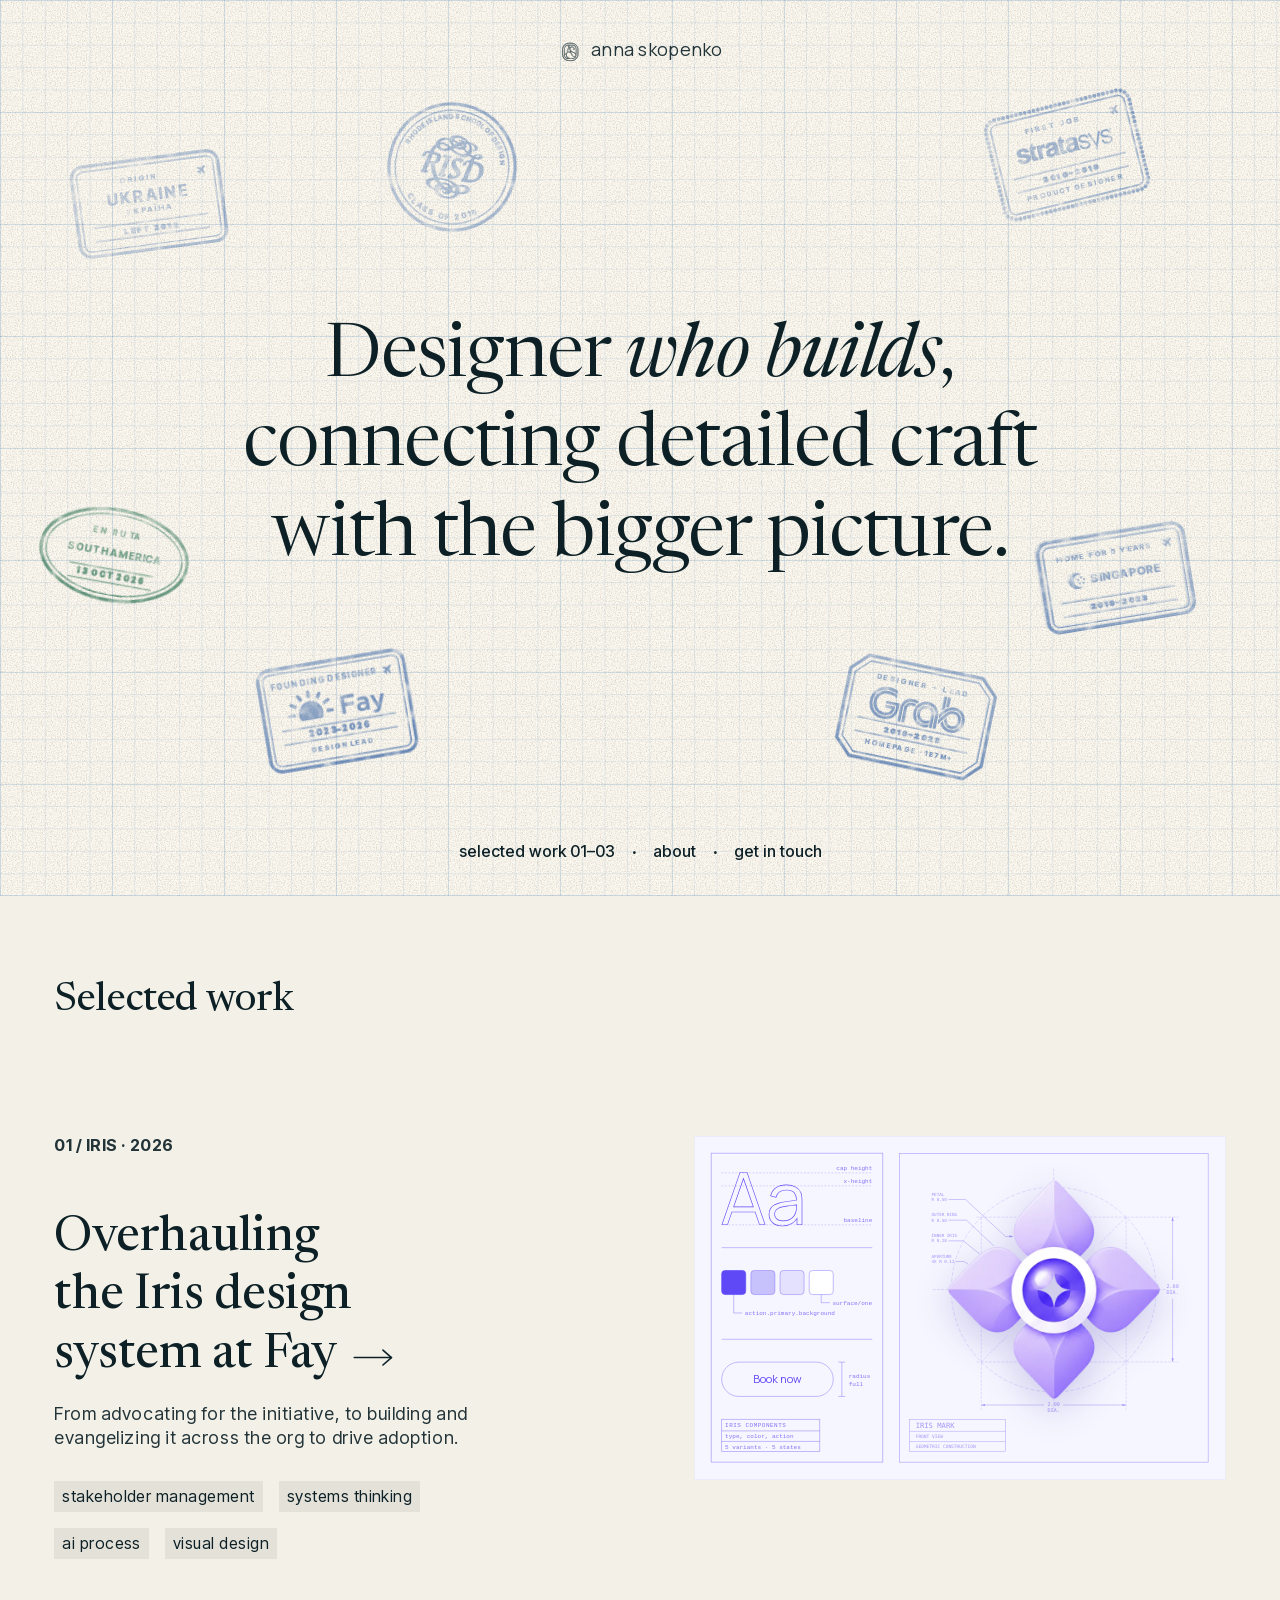
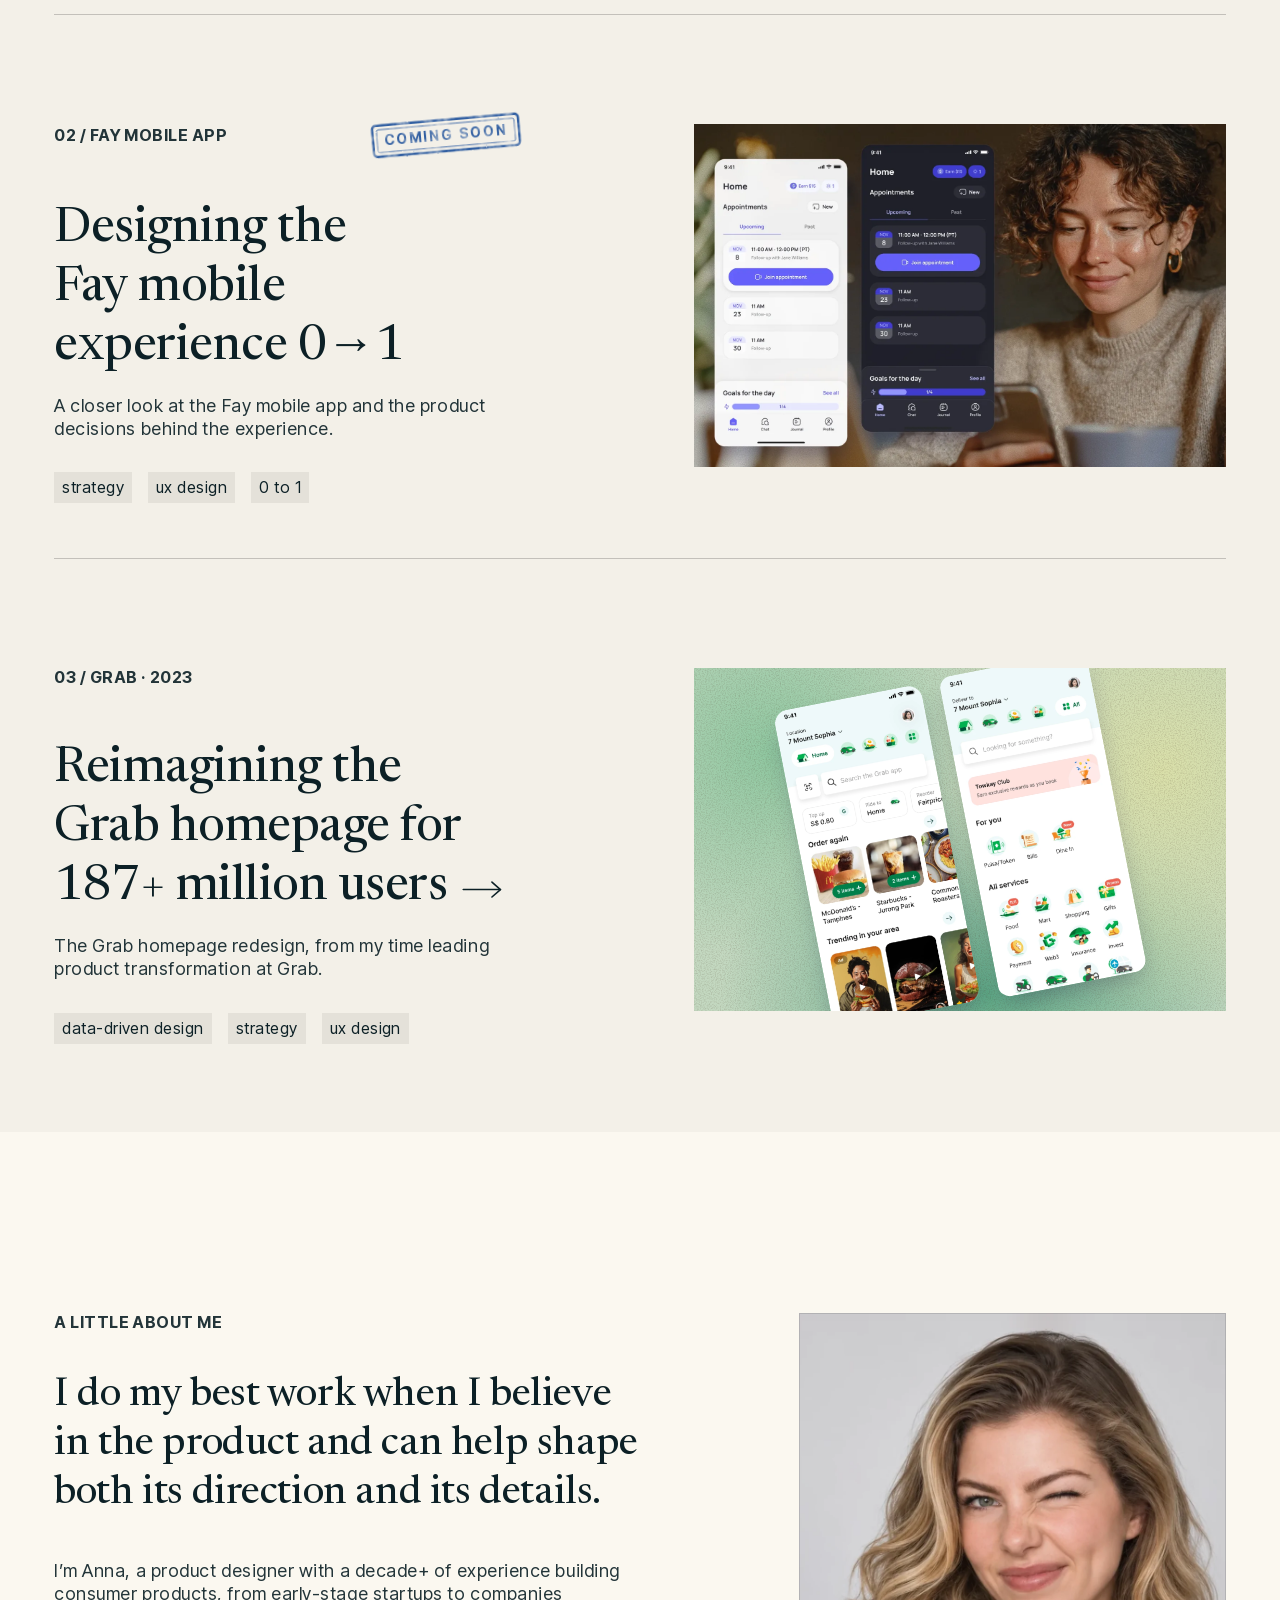
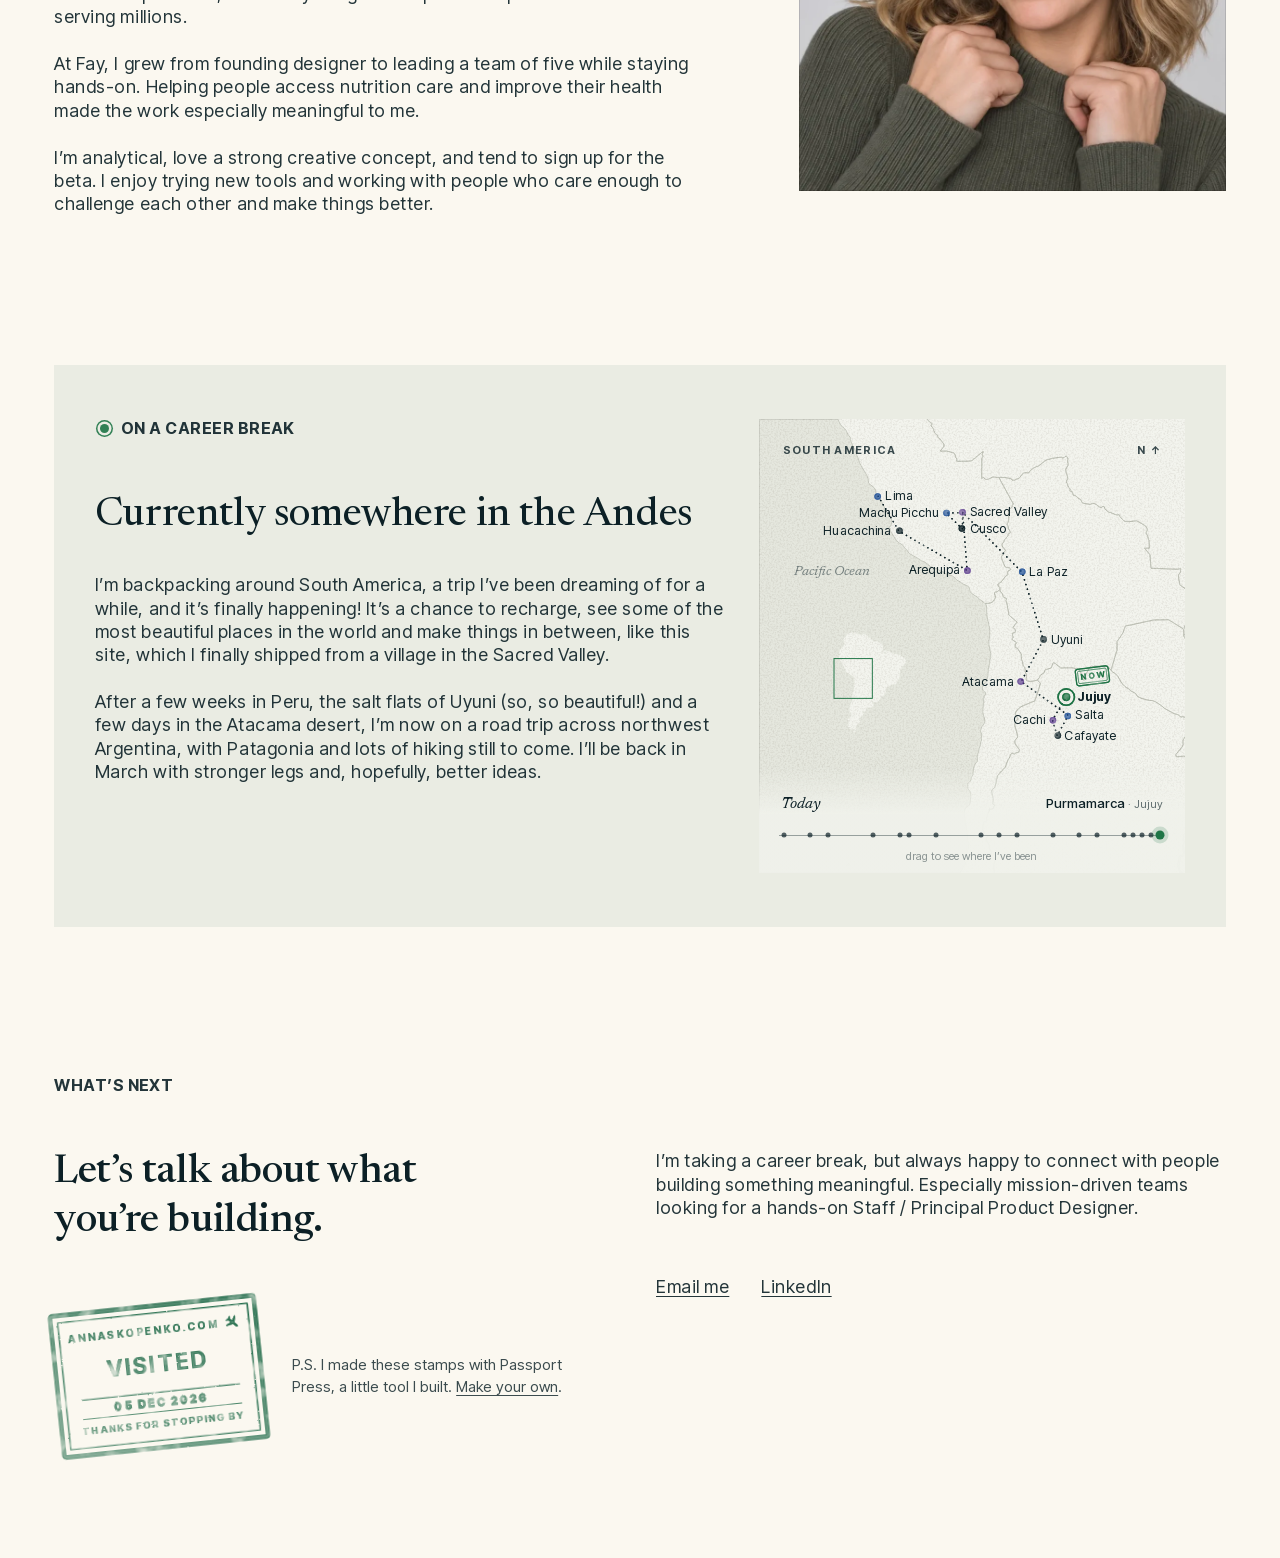
<file: index.html>
<!doctype html>
<html lang="en">
<head>
  <meta charset="utf-8">
  <meta name="viewport" content="width=device-width, initial-scale=1">
  <title>Anna Skopenko — Designer who builds</title>
  <meta name="description" content="Anna Skopenko, a product designer who builds, connecting detailed craft with the bigger picture.">
  <link rel="canonical" href="https://annaskopenko.com/">
  <meta property="og:type" content="website">
  <meta property="og:url" content="https://annaskopenko.com/">
  <meta property="og:title" content="Anna Skopenko — Designer who builds">
  <meta property="og:description" content="Anna Skopenko, a product designer who builds, connecting detailed craft with the bigger picture.">
  <meta property="og:image" content="https://annaskopenko.com/og.png">
  <meta property="og:image:width" content="1200">
  <meta property="og:image:height" content="630">
  <meta property="og:image:alt" content="The headline “Designer who builds, connecting detailed craft with the bigger picture” on grid paper, surrounded by passport stamps.">
  <meta name="twitter:card" content="summary_large_image">
  <link rel="preload" href="fonts/newsreader-latin.woff2" as="font" type="font/woff2" crossorigin>
  <link rel="preload" href="fonts/newsreader-italic-latin.woff2" as="font" type="font/woff2" crossorigin>
  <link rel="preload" href="fonts/manrope-400-latin.woff2" as="font" type="font/woff2" crossorigin>
  <!-- Everything the hero's stamps and the wordmark need, asked for at once instead of one after another -->
  <link rel="preload" href="fonts/inter-tight-latin.woff2" as="font" type="font/woff2" crossorigin>
  <link rel="preload" href="fonts/inter-tight-cyrillic.woff2" as="font" type="font/woff2" crossorigin><!-- the Ukraine stamp lands first -->
  <link rel="modulepreload" href="journey.js">
  <link rel="modulepreload" href="stamp-render.js">
  <link rel="modulepreload" href="wordmark.js">
  <link rel="modulepreload" href="monogram.js">
  <link rel="modulepreload" href="ink.js">
  <link rel="preload" href="data/stamps.config.json" as="fetch" crossorigin>
  <link rel="preload" href="data/wordmark.config.json" as="fetch" crossorigin>
  <link rel="preload" href="assets/logos/risd.svg" as="fetch" crossorigin>
  <link rel="preload" href="assets/logos/stratasys.svg" as="fetch" crossorigin>
  <link rel="preload" href="assets/logos/grab.svg" as="fetch" crossorigin>
  <link rel="preload" href="assets/logos/fay.svg" as="fetch" crossorigin>
  <link rel="icon" href="favicon.svg" type="image/svg+xml">
  <link rel="stylesheet" href="styles.css">
</head>
<body>
  <a class="skip-link" href="#work">Skip to work</a>

  <div class="dock" data-dock inert>
    <div class="container dock-inner">
      <a class="dock-name" href="#top" data-wordmark="0.78">anna skopenko</a>
      <nav aria-label="Sections">
        <ul class="dock-nav">
          <li><a href="#work"><span class="dock-long">selected </span>work <span class="dock-count" data-count>01 / 03</span></a></li>
          <li><a href="#about">about</a></li>
          <li><a href="#contact">get in touch</a></li>
        </ul>
      </nav>
    </div>
  </div>

  <header class="hero" id="top" data-hero>
    <p class="hero-name" data-wordmark="1">anna skopenko</p>

    <h1 class="hero-headline">Designer <em>who builds</em>, connecting detailed craft with the bigger picture.</h1>

    <div class="stamps" role="group" aria-label="My journey so far"></div>

    <nav class="hero-nav" aria-label="Primary">
      <ul>
        <li><a href="#work">selected work 01–03</a></li>
        <li><a href="#about">about</a></li>
        <li><a href="#contact">get in touch</a></li>
      </ul>
    </nav>
  </header>

  <main>
    <section class="work container" id="work" aria-labelledby="work-title">
      <h2 class="display" id="work-title">Selected work</h2>

      <article class="case">
        <div class="case-meta">
          <div class="case-status">
            <p class="eyebrow">01 / Iris · 2026</p>          </div>
          <div class="case-body">
            <h3 class="display case-title"><a href="work/iris.html">Overhauling the Iris design system at Fay<svg class="case-arrow" viewBox="0 0 38 18" aria-hidden="true"><path class="case-arrow-shaft" d="M1 9h35"/><path class="case-arrow-head" d="M28 2l8 7-8 7"/></svg></a></h3>
            <p class="lede">From advocating for the initiative, to building and evangelizing it across the org to drive adoption.</p>
            <ul class="tags">
              <li class="tag">stakeholder management</li>
              <li class="tag">systems thinking</li>
              <li class="tag">ai process</li>
              <li class="tag">visual design</li>
            </ul>
          </div>
        </div>
        <div class="case-media case-media--iris">
          <svg class="iris-sheet-left" viewBox="0 0 620 400" aria-hidden="true">
            <rect class="l" x="20" y="20" width="200" height="360"/>
            <text class="aa" x="31.25" y="103.5">Aa</text>
            <path class="d" d="M32.25 43H207.75M32.25 58.1H207.75M32.25 103.5H207.75"/>
            <text class="n" x="207.75" y="40" text-anchor="end">cap height</text>
            <text class="n" x="207.75" y="55.1" text-anchor="end">x-height</text>
            <text class="n" x="207.75" y="100.5" text-anchor="end">baseline</text>
            <path class="l" d="M32.25 130.12H207.75"/>
            <rect class="l fill" x="32.25" y="156.74" width="28" height="28" rx="4"/>
            <rect class="l t2" x="66.25" y="156.74" width="28" height="28" rx="4"/>
            <rect class="l t3" x="100.25" y="156.74" width="28" height="28" rx="4"/>
            <rect class="l paper" x="134.25" y="156.74" width="28" height="28" rx="4"/>
            <path class="l" d="M46.25 184.74V206.24H56.25M148.25 184.74V194.24H158.25"/>
            <text class="n" x="161.25" y="196.74">surface/one</text>
            <text class="n" x="59.25" y="208.74">action.primary.background</text>
            <path class="l" d="M32.25 236.86H207.75"/>
            <rect class="l" x="32.25" y="263.48" width="130.0" height="40" rx="20"/>
            <text class="b" x="97.25" y="287.98" text-anchor="middle">Book now</text>
            <path class="l" d="M168.25 263.48h8M168.25 303.48h8M172.25 263.48v40"/>
            <text class="n" x="180.25" y="281.48">radius</text>
            <text class="n" x="180.25" y="291.48">full</text>
            <rect class="l" x="32.25" y="330.08" width="114.31" height="37.67"/>
            <path class="l" d="M32.25 343.63h114.31M32.25 355.88h114.31"/>
            <text class="n cap" x="36.25" y="339.43">Iris components</text>
            <text class="n" x="36.25" y="352.38">type, color, action</text>
            <text class="n" x="36.25" y="364.25">5 variants · 5 states</text>
          </svg>
          <div class="iris-sheet">
            <div class="iris-blueprint"></div>
            <img class="iris-mark" src="assets/work/iris-mark-3d.webp" alt="The Iris mark on its construction drawing, beside a sheet of its type, tokens and button" loading="lazy">
          </div>
        </div>
      </article>

      <article class="case">
        <div class="case-meta">
          <div class="case-status">
            <p class="eyebrow">02 / Fay mobile app</p>
            <svg class="soon" viewBox="0 0 250 58" role="img" aria-label="Coming soon"><g filter="url(#ink-1)" fill="none" stroke="currentColor"><rect x="3" y="3" width="244" height="52" rx="6" stroke-width="4"/><rect x="10" y="10" width="230" height="38" rx="3" stroke-width="1.4"/><text x="125" y="37" text-anchor="middle" fill="currentColor" stroke="none">COMING SOON</text></g></svg>
          </div>
          <div class="case-body">
            <h3 class="display case-title">Designing the Fay mobile experience 0→1</h3>
            <p class="lede">A closer look at the Fay mobile app and the product decisions behind the experience.</p>
            <ul class="tags">
              <li class="tag">strategy</li>
              <li class="tag">ux design</li>
              <li class="tag">0 to 1</li>
            </ul>
          </div>
        </div>
        <div class="case-media case-media--fay">
          <img class="tile-photo" src="assets/work/fay-thumb.webp" width="1480" height="955" alt="Fay's home screen in light and dark mode, beside a woman smiling at her phone" loading="lazy">
        </div>
      </article>

      <article class="case">
        <div class="case-meta">
          <div class="case-status">
            <p class="eyebrow">03 / Grab · 2023</p>          </div>
          <div class="case-body">
            <h3 class="display case-title"><a href="work/grab.html">Reimagining the Grab homepage for 187+ million&nbsp;users<svg class="case-arrow" viewBox="0 0 38 18" aria-hidden="true"><path class="case-arrow-shaft" d="M1 9h35"/><path class="case-arrow-head" d="M28 2l8 7-8 7"/></svg></a></h3>
            <p class="lede">The Grab homepage redesign, from my time leading product transformation at Grab.</p>
            <ul class="tags">
              <li class="tag">data-driven design</li>
              <li class="tag">strategy</li>
              <li class="tag">ux design</li>
            </ul>
          </div>
        </div>
        <a class="case-media case-media--grab" href="work/grab.html" tabindex="-1" aria-hidden="true">
          <div class="tile-phones">
            <img class="tile-phone" src="assets/work/grab-1.webp" alt="" loading="lazy">
            <img class="tile-phone" src="assets/work/grab-2.webp" alt="" loading="lazy">
          </div>
        </a>
      </article>
    </section>

    <section class="about container" id="about" aria-labelledby="about-title">
      <div class="about-intro">
        <div class="about-copy">
          <p class="eyebrow">A little about me</p>
          <h2 class="display" id="about-title">I do my best work when I believe in the product and can help shape both its direction and its details.</h2>
          <div class="lede">
            <p>I’m Anna, a product designer with a decade+ of experience building consumer products, from early-stage startups to companies serving millions.</p>
            <p>At Fay, I grew from founding designer to leading a team of five while staying hands-on. Helping people access nutrition care and improve their health made the work especially meaningful to me.</p>
            <p>I’m analytical, love a strong creative concept, and tend to sign up for the beta. I enjoy trying new tools and working with people who care enough to challenge each other and make things better.</p>
          </div>
        </div>
        <div class="portrait"><img src="assets/work/portrait.webp" alt="Anna Skopenko" loading="lazy"></div>
      </div>

      <div class="away">
        <div class="away-copy">
          <p class="eyebrow eyebrow--status">On a career break</p>
          <div class="case-body">
            <h2 class="display">Currently somewhere in the Andes</h2>
            <div class="lede">
              <p>I’m backpacking around South America, a trip I’ve been dreaming of for a while, and it’s finally happening! It’s a chance to recharge, see some of the most beautiful places in the world and make things in between, like this site, which I finally shipped from a village in the Sacred Valley.</p>
              <p>After a few weeks in Peru, the salt flats of Uyuni (so, so beautiful!) and a few days in the Atacama desert, I’m now on a road trip across northwest Argentina, with Patagonia and lots of hiking still to come. I’ll be back in March with stronger legs and, hopefully, better ideas.</p>
            </div>
          </div>
        </div>
        <div class="away-map-wrap">
        <p class="map-header" aria-hidden="true"><span>South America</span><span>N ↑</span></p>
        <!-- map -->
        <svg class="away-map" viewBox="0 0 442 470" preserveAspectRatio="xMidYMid meet" role="img" aria-label="Map of the route so far: Lima, Huacachina, Arequipa, Sacred Valley, Machu Picchu, Cusco, Sacred Valley, La Paz, Uyuni, Atacama, Salta, Cafayate, Cachi, Jujuy. Jujuy is the current stop.">
          <defs><filter id="map-ink" x="-8%" y="-8%" width="116%" height="116%" color-interpolation-filters="sRGB">
            <feTurbulence type="fractalNoise" baseFrequency="0.9" numOctaves="2" seed="7" result="grain"/>
            <feDisplacementMap in="SourceGraphic" in2="grain" scale="0.88" xChannelSelector="R" yChannelSelector="G" result="rough"/>
            <feMorphology in="rough" operator="erode" radius="0.8" result="inner"/>
            <feComposite in="rough" in2="inner" operator="out" result="rim"/>
            <feComponentTransfer in="rough" result="body"><feFuncA type="linear" slope="0.82"/></feComponentTransfer>
            <feMerge result="inked"><feMergeNode in="body"/><feMergeNode in="rim"/></feMerge>
            <feTurbulence type="fractalNoise" baseFrequency="0.05" numOctaves="3" seed="31" result="blotch"/>
            <feComponentTransfer in="blotch" result="coverage"><feFuncA type="linear" slope="-1.72" intercept="1.92"/></feComponentTransfer>
            <feComposite in="inked" in2="coverage" operator="in"/>
          </filter></defs>
          <path class="map-land" d="M408.8 -284.4L399.2 -254.5L397.7 -218.5L352.4 -202.9L341.5 -178.7L326.8 -154.7L320.8 -149.6L319.2 -148.5L318.4 -147.1L317.3 -145.4L316.0 -145.3L315.8 -146.4L316.5 -148.1L315.8 -149.5L311.7 -149.7L309.7 -148.4L308.5 -147.5L307.5 -147.0L305.3 -146.6L303.5 -146.5L302.7 -146.7L301.3 -147.7L291.9 -162.9L282.5 -199.2L256.7 -242.5L204.4 -263.5L188.8 -302.2L213.4 -327.7L216.9 -318.3L245.4 -339.7L324.9 -311.4L363.7 -315.9L379.6 -304.3L395.7 -285.1ZM520.1 463.7L519.4 464.4L518.5 465.6L517.4 468.6L513.9 472.7L513.2 475.0L509.5 477.4L506.8 480.1L505.1 480.1L503.5 481.2L494.5 484.8L491.2 484.1L488.9 484.1L486.7 482.6L481.6 482.0L478.4 482.6L474.1 484.4L472.8 484.3L471.9 484.2L469.6 483.5L468.3 482.0L461.8 480.2L456.5 476.3L450.2 476.2L445.4 476.7L444.7 476.2L444.2 475.2L443.2 473.7L439.1 470.2L435.8 466.7L435.2 463.3L435.7 459.6L436.6 455.2L436.5 453.8L437.7 453.0L438.9 452.9L440.0 451.7L441.0 450.0L441.2 448.7L440.4 446.3L439.8 442.9L439.2 441.2L440.5 438.6L440.6 437.3L439.8 436.2L439.6 435.0L439.9 433.8L439.9 432.7L439.4 431.6L439.8 430.6L441.0 429.9L441.9 428.8L442.5 427.3L442.8 426.2L442.8 425.4L442.4 424.7L441.7 424.0L442.0 422.6L443.5 420.5L444.4 418.7L444.8 417.1L444.8 415.7L444.3 414.8L444.5 414.1L445.4 413.8L445.7 412.7L445.6 410.1L444.7 408.0L445.4 406.3L447.4 404.3L448.5 402.7L448.5 401.5L449.1 400.8L450.1 402.1L452.9 402.5L455.8 402.5L456.2 402.2L457.3 400.1L458.8 399.5L460.4 399.3L462.2 399.4L464.0 400.8L469.3 405.4L473.1 408.6L474.3 410.1L475.4 411.3L476.1 412.3L475.8 415.1L475.8 416.3L476.0 416.6L476.9 416.6L478.2 416.4L479.3 415.9L480.2 415.0L481.0 414.3L481.7 413.9L482.0 413.3L482.4 412.7L482.7 412.6L483.5 413.0L485.3 414.6L486.7 416.0L487.1 416.9L487.6 417.7L488.2 418.5L488.6 419.2L490.0 420.2L491.4 420.7L492.3 420.1L494.6 422.1L499.8 423.8L500.7 424.8L501.6 426.2L503.4 428.4L505.9 430.3L507.9 431.2L509.9 431.6L511.0 432.0L511.7 432.8L512.9 433.6L513.6 433.9L513.9 434.6L514.7 436.2L515.4 438.2L516.3 440.0L518.2 441.8L520.3 443.2L522.5 444.0L523.8 444.9L524.3 445.9L522.8 447.4L521.2 449.3L519.8 450.8L518.3 451.8L517.8 452.5L517.5 453.6L517.5 459.4L517.4 461.6L517.5 462.2L517.7 462.6L518.6 463.1L519.7 463.6L520.1 463.7ZM242.0 -58.2L241.9 -57.1L241.4 -56.6L240.5 -56.5L239.3 -57.3L238.3 -57.1L237.4 -57.1L236.1 -58.0L235.7 -59.0L234.7 -59.7L232.6 -59.4L230.8 -59.4L229.4 -59.6L228.0 -59.3L227.0 -58.3L226.1 -57.2L225.1 -56.2L222.2 -55.5L220.7 -55.5L219.3 -54.9L217.4 -54.6L216.0 -54.1L213.5 -53.8L210.5 -53.5L208.8 -52.6L208.2 -52.2L206.6 -51.1L203.6 -49.1L202.0 -48.5L200.0 -46.4L197.8 -44.5L196.2 -43.5L194.0 -43.0L193.0 -42.5L192.7 -41.9L192.9 -41.2L192.6 -39.3L191.8 -35.9L191.7 -34.3L191.5 -33.5L190.0 -30.8L188.5 -28.2L187.7 -26.5L187.2 -25.3L187.7 -24.2L188.3 -22.4L188.9 -20.9L189.1 -19.9L188.9 -18.8L188.2 -17.7L187.1 -17.1L185.7 -16.8L182.8 -15.0L179.5 -12.3L178.4 -11.0L178.1 -9.8L177.7 -7.9L177.9 -7.0L178.4 -6.3L179.0 -4.7L179.1 -3.8L178.6 -3.4L177.7 -3.3L176.9 -3.1L176.2 -2.7L175.6 -2.8L175.0 -2.6L175.0 -2.0L175.2 -1.2L175.1 -0.4L174.7 0.1L174.4 0.5L174.7 1.0L175.3 1.5L176.1 2.3L177.4 3.7L178.3 4.0L179.1 4.5L179.2 5.3L178.9 6.2L178.2 6.5L178.1 7.2L179.1 8.1L179.7 8.7L180.4 9.7L180.9 10.9L180.9 11.8L181.6 12.8L181.9 13.6L181.9 14.5L183.0 15.3L183.9 15.9L184.5 16.5L185.1 16.9L185.2 17.5L185.2 18.4L186.1 19.9L187.8 21.1L189.1 22.8L190.0 24.0L191.6 25.9L191.7 28.2L189.7 30.8L187.7 33.3L190.9 33.2L194.3 33.3L197.8 34.0L200.2 34.8L201.5 35.1L202.6 35.9L203.0 37.2L203.5 38.2L203.5 39.8L205.0 41.0L204.9 42.1L204.9 43.8L205.5 43.8L209.8 43.8L214.5 43.8L219.0 43.5L220.7 43.1L222.7 41.1L224.0 40.5L225.2 39.6L226.6 37.9L227.8 37.1L228.8 36.2L230.2 35.2L230.8 34.5L231.2 34.3L232.4 33.8L231.9 34.7L231.5 35.7L231.4 37.0L232.0 38.5L231.5 39.6L230.8 40.6L230.8 43.2L230.8 46.9L230.8 50.1L230.7 54.1L230.7 58.6L230.7 61.6L231.5 61.0L232.5 60.5L233.9 61.9L234.9 62.5L235.7 62.6L236.6 62.6L237.7 62.3L240.3 61.1L242.1 60.2L244.1 60.2L246.9 60.6L248.5 60.6L250.6 64.4L252.1 67.2L253.9 70.4L255.3 73.0L257.4 76.9L259.3 80.3L261.2 83.9L263.5 88.0L262.8 89.0L262.2 89.9L262.2 91.3L261.3 92.0L260.4 92.5L259.3 93.6L258.6 94.7L258.5 96.1L258.7 103.6L258.5 105.6L257.9 107.3L257.3 108.2L256.9 108.9L257.8 110.6L258.6 114.1L259.2 114.7L260.0 116.2L260.4 117.5L260.2 118.0L258.7 118.7L258.1 119.2L258.0 121.2L257.3 121.9L256.2 122.8L255.5 123.9L254.9 124.6L254.3 125.1L254.0 126.3L253.6 127.7L252.2 128.6L251.9 130.2L251.9 131.5L252.7 132.9L255.1 135.7L255.3 136.4L253.9 138.1L253.1 139.2L251.2 142.8L251.2 143.5L251.6 145.2L254.6 152.5L255.1 153.1L256.0 153.8L257.4 153.7L259.7 154.5L260.7 155.4L260.9 155.9L260.6 156.1L259.4 156.8L258.1 157.5L257.7 158.3L257.5 159.5L257.8 161.2L257.3 161.8L256.0 162.5L254.9 163.5L253.8 165.1L251.8 167.6L251.2 168.3L250.9 169.1L249.8 169.4L247.7 171.1L247.4 171.9L247.7 172.8L248.7 173.5L249.5 174.4L249.6 175.7L249.6 176.5L248.4 177.7L246.7 179.0L244.7 179.3L243.9 180.0L244.1 181.4L244.8 183.5L244.8 185.1L244.1 186.9L242.7 188.9L240.5 190.3L238.3 191.0L236.7 191.0L235.1 191.1L234.4 191.4L233.2 190.2L227.7 186.2L225.7 184.0L223.7 183.0L219.0 179.6L218.6 178.5L218.0 175.0L217.4 174.0L215.8 172.8L211.7 171.1L210.1 170.2L208.5 168.7L206.1 167.6L203.4 165.4L201.8 163.6L200.1 162.4L194.6 160.8L191.9 159.1L186.8 156.8L184.5 155.2L179.0 153.4L177.4 152.6L171.9 148.3L168.2 146.9L165.1 144.6L155.9 139.5L154.4 137.8L153.0 135.3L151.0 133.8L148.7 130.4L145.3 128.4L142.0 125.7L140.8 123.2L138.6 120.2L137.9 118.5L136.0 116.9L135.9 113.6L134.6 112.1L135.5 111.3L136.6 111.0L137.8 105.9L137.1 103.4L133.7 98.8L132.5 96.5L131.5 93.7L130.2 92.0L128.2 88.4L126.9 85.3L124.2 83.0L123.5 82.2L123.0 81.0L121.5 80.2L121.5 77.8L120.5 73.2L118.9 70.8L113.5 66.5L113.4 64.8L113.0 61.8L111.8 58.5L105.8 48.4L104.2 45.3L102.7 40.4L101.4 37.6L99.9 32.6L97.6 28.8L96.2 25.5L94.7 21.4L94.6 19.3L91.9 15.5L90.4 12.1L87.9 9.2L85.3 7.0L84.2 5.5L80.7 -1.9L80.3 -4.1L77.8 -8.1L75.4 -11.1L73.9 -13.4L72.0 -15.5L60.2 -22.0L56.1 -24.7L54.7 -26.0L54.1 -28.0L54.3 -29.2L55.5 -30.3L57.2 -29.5L58.2 -29.8L59.0 -31.3L59.1 -33.5L58.1 -36.3L54.3 -41.8L54.6 -42.9L55.3 -44.2L53.8 -46.8L52.2 -48.9L51.4 -50.6L52.3 -56.7L53.2 -58.3L58.9 -64.5L60.5 -67.1L62.9 -68.8L65.4 -71.3L68.4 -73.2L68.9 -72.9L69.3 -72.6L69.3 -71.9L69.4 -71.4L69.7 -70.9L69.8 -69.9L70.1 -69.2L70.2 -68.5L70.2 -67.5L70.0 -67.0L70.2 -66.2L70.9 -64.6L70.6 -64.1L70.0 -63.7L69.3 -63.3L68.7 -62.3L67.8 -62.3L66.5 -62.8L65.6 -62.2L65.3 -61.2L65.5 -60.3L65.7 -59.5L66.2 -58.8L67.9 -58.7L66.4 -56.5L65.7 -55.4L65.8 -54.8L66.7 -54.2L67.4 -54.2L68.9 -55.0L70.0 -56.2L70.6 -56.9L71.5 -57.2L72.8 -56.6L74.5 -55.5L76.5 -54.5L77.2 -54.0L78.7 -54.1L79.9 -54.3L80.9 -53.5L82.0 -52.9L82.2 -50.5L83.0 -48.8L83.9 -47.6L85.0 -46.0L86.1 -45.5L87.4 -45.5L89.3 -44.9L90.0 -45.2L90.7 -46.3L91.0 -46.9L92.0 -47.2L92.0 -47.9L91.9 -48.8L92.2 -49.8L92.9 -50.6L94.9 -51.9L95.8 -52.5L96.1 -53.2L96.4 -54.3L96.2 -54.9L95.9 -55.6L95.9 -56.6L96.5 -58.0L97.2 -59.6L97.9 -61.7L98.1 -62.6L98.8 -63.2L99.1 -64.1L99.4 -65.2L100.3 -66.3L100.3 -67.6L100.7 -68.2L100.7 -69.6L101.6 -72.5L101.6 -73.1L101.9 -73.2L102.6 -73.0L103.1 -72.4L103.3 -71.7L103.6 -71.4L104.1 -71.5L104.7 -71.9L104.6 -72.5L104.2 -73.0L104.1 -73.3L104.3 -73.9L105.2 -75.1L106.2 -76.4L108.4 -79.2L109.7 -80.4L113.1 -81.6L115.6 -82.6L118.1 -83.4L121.4 -84.7L126.1 -86.5L129.5 -87.8L132.5 -90.1L134.9 -91.9L136.9 -93.5L139.4 -95.4L142.8 -99.7L145.2 -102.6L146.9 -104.7L148.1 -106.1L149.0 -109.9L150.1 -114.2L150.6 -116.1L150.8 -116.8L151.3 -116.5L151.8 -116.1L152.4 -116.0L153.1 -116.1L153.5 -116.3L152.9 -120.6L153.0 -121.6L153.3 -122.7L153.2 -123.3L152.2 -124.2L150.5 -125.9L149.8 -127.5L149.4 -128.8L148.3 -129.6L147.1 -130.4L147.1 -131.0L147.8 -131.0L149.6 -130.4L151.0 -130.6L151.9 -130.6L152.9 -131.3L153.9 -132.4L154.5 -132.4L155.3 -132.3L156.7 -131.1L157.6 -130.4L158.6 -129.8L159.5 -129.6L160.4 -129.6L160.9 -129.6L161.3 -128.8L161.7 -127.9L162.8 -127.2L164.1 -126.6L165.1 -125.5L165.8 -124.8L166.6 -124.0L167.4 -122.9L168.1 -120.9L168.5 -119.6L168.9 -118.9L168.8 -118.1L169.6 -116.7L170.3 -116.0L171.4 -115.5L173.5 -115.0L174.6 -113.7L175.6 -113.2L176.7 -112.0L177.7 -111.6L178.9 -111.7L180.0 -111.1L180.9 -109.9L181.5 -108.4L182.4 -107.5L182.9 -106.0L182.4 -104.2L182.8 -103.2L183.8 -102.4L185.3 -101.6L186.7 -101.8L187.4 -101.5L187.8 -100.8L188.1 -99.9L188.8 -97.7L189.1 -96.3L188.5 -95.0L188.3 -94.1L188.6 -92.8L190.0 -92.3L191.3 -91.8L192.1 -90.8L193.0 -90.5L194.3 -90.6L195.9 -90.8L196.8 -91.4L197.5 -91.5L198.1 -91.3L199.6 -90.8L201.3 -90.2L202.9 -90.5L204.3 -90.7L205.6 -91.0L207.0 -92.0L208.2 -92.0L209.0 -92.7L210.2 -93.7L211.2 -94.8L212.0 -95.1L213.4 -94.6L215.3 -93.8L216.4 -92.8L217.2 -92.6L218.0 -91.9L219.6 -91.9L221.4 -92.2L222.8 -93.4L224.2 -93.8L225.2 -94.1L226.1 -93.9L229.6 -91.7L230.6 -90.6L231.8 -90.4L232.8 -89.8L234.4 -89.1L235.3 -88.4L236.5 -88.0L237.3 -87.0L238.6 -86.5L239.9 -86.1L240.3 -85.4L240.3 -84.9L240.2 -84.5L239.0 -82.5L236.6 -78.5L234.4 -75.0L231.1 -69.4L229.1 -66.3L229.6 -66.1L232.6 -64.7L233.3 -64.7L234.4 -65.0L235.1 -65.6L235.8 -65.7L236.4 -65.1L237.4 -64.5L238.1 -62.5L238.6 -61.5L239.9 -60.8L241.1 -59.5L242.0 -58.2ZM439.9 223.5L440.2 224.8L440.5 225.8L441.0 226.5L441.6 227.5L442.1 228.0L442.5 228.9L442.4 229.9L442.7 231.1L442.9 232.3L443.2 232.5L444.0 232.9L444.4 233.9L444.1 234.4L444.2 234.9L444.5 235.5L444.2 236.1L444.4 236.5L444.9 236.9L445.4 238.3L445.5 240.7L444.9 242.0L444.5 243.0L444.4 243.7L444.7 244.6L444.2 245.7L443.5 247.1L443.6 248.0L443.8 248.9L443.8 249.8L444.0 250.7L443.8 251.6L443.5 252.4L443.5 253.4L443.7 254.4L443.2 255.4L442.9 256.1L442.8 256.8L443.3 257.9L444.6 258.4L445.6 258.5L446.5 257.9L447.3 257.8L448.6 258.3L449.8 259.2L451.4 259.3L452.7 259.5L453.8 259.8L455.3 259.5L457.0 259.8L458.8 260.3L460.4 260.8L461.9 260.7L463.1 260.6L464.3 260.1L465.5 260.1L466.4 259.2L466.9 258.4L467.4 257.8L468.6 257.4L469.5 257.7L470.2 259.2L471.4 260.1L472.0 260.7L472.9 261.0L474.9 261.0L476.2 261.0L477.7 261.4L478.6 261.4L479.5 262.3L480.3 263.2L480.3 265.1L481.0 266.5L482.0 267.0L482.5 267.9L482.4 269.1L481.9 270.3L482.0 271.7L482.4 272.9L482.4 274.2L482.8 275.4L483.5 276.4L483.7 278.1L483.6 279.3L484.0 280.0L484.2 281.1L483.9 281.8L483.8 283.0L483.8 284.0L484.2 284.8L485.2 285.8L485.5 287.7L485.5 289.0L485.9 290.5L486.7 291.2L488.0 291.5L489.6 291.7L491.5 291.3L493.2 290.9L494.1 290.5L495.9 289.4L497.5 288.8L498.4 288.4L499.1 288.1L500.8 288.8L502.2 289.7L503.4 290.9L505.5 292.2L505.2 292.6L504.3 293.6L504.3 294.9L504.9 296.8L504.4 300.7L502.7 306.7L502.0 310.2L502.3 311.2L501.7 313.0L499.4 316.7L499.3 319.3L499.0 326.9L498.2 332.2L497.0 336.2L495.8 338.3L494.7 338.5L494.0 339.2L493.5 340.2L492.6 341.0L491.4 341.7L490.7 342.5L490.6 343.2L489.4 343.7L487.1 344.0L485.7 344.6L485.3 345.7L484.5 346.5L483.4 347.1L482.9 348.1L482.9 349.5L482.3 350.8L480.9 351.8L479.6 351.8L478.4 350.9L476.9 350.2L474.9 349.9L473.4 350.1L472.0 350.9L470.9 352.2L469.9 354.0L468.8 354.2L467.5 353.1L466.0 352.7L464.1 353.2L462.6 353.0L461.5 352.2L459.8 352.1L457.4 352.8L452.8 352.1L445.7 350.1L439.8 349.3L432.5 350.0L431.8 347.9L432.2 346.8L433.4 345.9L434.2 345.0L434.5 343.9L435.2 343.1L436.6 342.5L437.2 341.9L437.0 341.3L437.2 340.8L438.0 340.4L438.4 339.7L438.6 338.7L438.9 338.3L439.3 337.9L439.4 337.3L439.2 335.2L439.2 333.5L439.5 332.2L440.0 331.4L440.3 331.2L440.6 330.7L440.7 329.9L441.2 329.2L443.5 327.7L444.4 326.9L444.5 326.1L444.8 325.1L446.2 322.9L446.7 321.9L446.7 321.4L447.2 320.9L448.8 319.7L449.8 318.5L449.9 317.4L449.5 316.3L448.5 314.9L445.6 311.5L443.3 310.0L440.3 308.7L438.3 308.3L437.4 308.7L436.4 308.4L435.5 307.2L433.9 306.3L430.4 305.3L422.7 301.3L419.5 299.4L418.5 298.2L415.6 296.1L410.9 293.0L407.2 291.6L404.6 291.6L400.6 290.7L395.0 288.9L391.7 287.0L390.9 285.3L388.8 283.5L385.5 281.8L383.8 280.6L383.7 280.1L382.7 279.3L380.9 278.5L378.9 276.9L376.7 274.7L374.4 271.4L371.9 266.8L369.3 263.8L366.5 262.2L365.1 261.1L365.1 260.6L364.6 260.1L365.0 259.3L366.0 255.8L367.5 250.8L369.0 245.6L370.9 239.5L370.9 235.2L370.9 230.6L373.5 226.8L375.3 224.2L377.0 221.6L378.5 217.2L379.6 214.4L383.7 213.7L390.7 212.2L394.2 211.4L401.5 209.8L408.9 208.2L416.8 208.1L424.3 208.0L430.2 211.6L434.6 214.4L439.6 217.4L439.9 218.0L440.2 220.6L439.9 223.5ZM152.9 -131.3L151.9 -130.6L151.0 -130.6L149.6 -130.4L147.8 -131.0L147.1 -131.0L147.1 -130.4L148.3 -129.6L149.4 -128.8L149.8 -127.5L150.5 -125.9L152.2 -124.2L153.2 -123.3L153.3 -122.7L153.0 -121.6L152.9 -120.6L153.5 -116.3L153.1 -116.1L152.4 -116.0L151.8 -116.1L151.3 -116.5L150.8 -116.8L150.6 -116.1L150.1 -114.2L149.0 -109.9L148.1 -106.1L146.9 -104.7L145.2 -102.6L142.8 -99.7L139.4 -95.4L136.9 -93.5L134.9 -91.9L132.5 -90.1L129.5 -87.8L126.1 -86.5L121.4 -84.7L118.1 -83.4L115.6 -82.6L113.1 -81.6L109.7 -80.4L108.4 -79.2L106.2 -76.4L105.2 -75.1L104.3 -73.9L104.1 -73.3L104.2 -73.0L104.6 -72.5L104.7 -71.9L104.1 -71.5L103.6 -71.4L103.3 -71.7L103.1 -72.4L102.6 -73.0L101.9 -73.2L101.6 -73.1L101.6 -72.5L100.7 -69.6L100.7 -68.2L100.3 -67.6L100.3 -66.3L99.4 -65.2L99.1 -64.1L98.8 -63.2L98.1 -62.6L97.9 -61.7L97.2 -59.6L96.5 -58.0L95.9 -56.6L95.9 -55.6L96.2 -54.9L96.4 -54.3L96.1 -53.2L95.8 -52.5L94.9 -51.9L92.9 -50.6L92.2 -49.8L91.9 -48.8L92.0 -47.9L92.0 -47.2L91.0 -46.9L90.7 -46.3L90.0 -45.2L89.3 -44.9L87.4 -45.5L86.1 -45.5L85.0 -46.0L83.9 -47.6L83.0 -48.8L82.2 -50.5L82.0 -52.9L80.9 -53.5L79.9 -54.3L78.7 -54.1L77.2 -54.0L76.5 -54.5L74.5 -55.5L72.8 -56.6L71.5 -57.2L70.6 -56.9L70.0 -56.2L68.9 -55.0L67.4 -54.2L66.7 -54.2L65.8 -54.8L65.7 -55.4L66.4 -56.5L67.9 -58.7L66.2 -58.8L65.7 -59.5L65.5 -60.3L65.3 -61.2L65.6 -62.2L66.5 -62.8L67.8 -62.3L68.7 -62.3L69.3 -63.3L70.0 -63.7L70.6 -64.1L70.9 -64.6L70.2 -66.2L70.0 -67.0L70.2 -67.5L70.2 -68.5L70.1 -69.2L69.8 -69.9L69.7 -70.9L69.4 -71.4L69.3 -71.9L69.3 -72.6L68.9 -72.9L68.4 -73.2L68.7 -73.5L71.2 -74.4L72.2 -75.3L73.4 -76.1L74.5 -77.3L75.1 -78.5L76.8 -84.0L78.4 -87.5L78.1 -89.2L76.8 -91.5L76.5 -94.8L76.6 -95.8L76.5 -96.6L75.6 -95.2L75.9 -90.3L75.1 -88.1L74.1 -87.5L73.3 -87.9L73.8 -91.5L73.0 -90.8L71.7 -88.4L69.6 -86.6L69.6 -86.0L69.0 -85.3L67.5 -86.0L66.3 -86.7L62.3 -90.8L59.7 -91.6L58.2 -93.0L57.9 -93.6L57.7 -94.4L59.3 -95.3L60.9 -96.4L61.1 -98.9L61.1 -100.9L59.9 -104.3L60.4 -108.7L60.1 -110.4L58.7 -114.1L59.7 -115.9L63.4 -117.3L64.6 -118.2L65.4 -121.1L66.2 -122.8L67.8 -122.1L69.1 -122.2L67.4 -122.8L66.0 -125.4L65.8 -126.7L68.4 -130.2L69.9 -131.1L71.6 -133.0L73.1 -135.9L73.5 -140.4L72.9 -143.6L72.4 -147.0L73.3 -147.9L75.4 -148.4L77.2 -149.5L106.8 -149.0L110.2 -147.7L112.4 -148.0L112.8 -147.0L113.3 -145.9L114.0 -145.4L115.3 -144.8L116.0 -144.7L116.3 -144.4L117.0 -140.7L117.5 -140.1L119.2 -139.5L121.4 -139.3L122.2 -139.4L124.1 -138.4L125.5 -137.9L127.0 -137.5L128.0 -137.4L128.5 -137.6L128.7 -137.9L129.5 -137.9L130.8 -137.4L132.6 -137.3L133.7 -137.8L133.8 -138.5L134.0 -139.9L134.4 -140.3L135.7 -141.1L136.3 -140.9L139.8 -139.3L140.4 -138.7L141.3 -137.5L142.9 -135.8L144.7 -134.7L147.3 -134.3L149.8 -132.5L152.9 -131.3ZM71.6 -80.6L71.3 -79.9L69.7 -79.9L69.3 -80.2L69.3 -80.9L69.6 -83.4L70.1 -84.5L71.4 -85.4L72.5 -85.9L73.9 -85.8L75.4 -85.0L73.6 -83.3L72.7 -83.0L72.3 -82.8L71.6 -80.6ZM-99.4 -119.5L-100.3 -119.5L-102.9 -121.2L-102.7 -122.9L-101.7 -124.0L-98.3 -124.6L-96.9 -123.5L-97.0 -121.5L-98.2 -120.0L-99.1 -119.7L-99.4 -119.5ZM-84.0 -117.0L-86.0 -116.3L-86.7 -116.6L-87.1 -117.0L-87.2 -117.4L-86.1 -118.5L-85.1 -119.1L-84.1 -120.4L-82.4 -121.1L-81.8 -120.9L-81.5 -120.7L-81.4 -120.3L-81.9 -119.2L-83.0 -118.5L-84.0 -117.0ZM-117.7 -125.0L-119.3 -124.7L-120.8 -125.3L-121.4 -126.3L-121.5 -127.7L-121.4 -128.1L-118.3 -128.6L-117.2 -127.5L-117.2 -125.7L-117.7 -125.0ZM-100.9 -109.4L-101.5 -109.4L-102.5 -110.2L-101.8 -111.5L-101.0 -111.2L-100.5 -110.8L-100.2 -110.3L-100.9 -109.4ZM-115.1 -133.6L-114.0 -132.5L-113.5 -129.2L-110.1 -125.8L-109.7 -123.9L-110.0 -123.0L-109.9 -122.6L-108.2 -121.3L-107.1 -119.8L-109.0 -116.5L-112.7 -115.1L-116.7 -115.2L-117.5 -115.5L-118.6 -116.8L-118.9 -117.9L-118.2 -119.0L-116.1 -120.7L-112.9 -122.1L-112.6 -123.3L-113.8 -124.3L-114.7 -126.5L-116.7 -128.1L-117.7 -132.7L-118.4 -133.0L-119.8 -132.3L-120.4 -132.9L-120.6 -133.2L-119.0 -134.3L-118.7 -135.0L-116.6 -135.4L-115.7 -134.8L-115.1 -133.6ZM-103.4 -127.2L-104.2 -126.7L-107.3 -127.3L-108.3 -128.3L-107.5 -129.8L-106.8 -130.3L-105.0 -129.8L-103.1 -128.2L-103.4 -127.2ZM219.3 -343.0L193.6 -294.7L229.1 -258.6L283.8 -238.1L280.5 -182.7L289.7 -163.3L250.3 -164.2L255.0 -149.0L255.5 -148.4L255.4 -147.4L255.4 -146.5L255.3 -145.7L255.5 -145.3L255.6 -144.8L255.6 -144.5L255.3 -144.4L254.7 -144.3L253.9 -144.2L253.4 -144.2L253.1 -144.7L252.7 -144.7L252.2 -144.7L251.6 -145.0L251.2 -145.5L250.3 -146.1L249.4 -145.8L248.7 -145.5L248.1 -145.2L247.5 -144.8L246.9 -144.9L246.1 -144.7L245.5 -144.2L244.7 -143.9L243.8 -143.7L242.7 -143.6L241.7 -143.5L240.5 -143.4L240.5 -141.1L240.3 -136.5L240.3 -133.5L240.3 -130.7L240.7 -129.7L242.8 -127.5L244.3 -126.4L245.7 -125.2L247.0 -124.6L247.6 -124.1L248.0 -123.4L248.1 -122.5L248.3 -121.8L248.1 -121.1L247.8 -120.4L248.0 -119.7L248.4 -119.1L248.6 -118.3L248.9 -117.6L249.1 -116.9L249.5 -116.4L250.0 -116.1L250.7 -115.5L250.8 -115.0L250.7 -114.3L250.7 -113.9L251.3 -112.8L251.5 -112.0L251.2 -111.1L250.9 -108.0L250.2 -104.4L249.7 -101.8L249.0 -97.4L248.1 -92.2L247.0 -86.0L246.0 -79.8L244.9 -73.8L244.0 -68.4L242.9 -62.4L242.3 -58.8L242.0 -58.2L241.1 -59.5L239.9 -60.8L238.6 -61.5L238.1 -62.5L237.4 -64.5L236.4 -65.1L235.8 -65.7L235.1 -65.6L234.4 -65.0L233.3 -64.7L232.6 -64.7L229.6 -66.1L229.1 -66.3L231.1 -69.4L234.4 -75.0L236.6 -78.5L239.0 -82.5L240.2 -84.5L240.3 -84.9L240.3 -85.4L239.9 -86.1L238.6 -86.5L237.3 -87.0L236.5 -88.0L235.3 -88.4L234.4 -89.1L232.8 -89.8L231.8 -90.4L230.6 -90.6L229.6 -91.7L226.1 -93.9L225.2 -94.1L224.2 -93.8L222.8 -93.4L221.4 -92.2L219.6 -91.9L218.0 -91.9L217.2 -92.6L216.4 -92.8L215.3 -93.8L213.4 -94.6L212.0 -95.1L211.2 -94.8L210.2 -93.7L209.0 -92.7L208.2 -92.0L207.0 -92.0L205.6 -91.0L204.3 -90.7L202.9 -90.5L201.3 -90.2L199.6 -90.8L198.1 -91.3L197.5 -91.5L196.8 -91.4L195.9 -90.8L194.3 -90.6L193.0 -90.5L192.1 -90.8L191.3 -91.8L190.0 -92.3L188.6 -92.8L188.3 -94.1L188.5 -95.0L189.1 -96.3L188.8 -97.7L188.1 -99.9L187.8 -100.8L187.4 -101.5L186.7 -101.8L185.3 -101.6L183.8 -102.4L182.8 -103.2L182.4 -104.2L182.9 -106.0L182.4 -107.5L181.5 -108.4L180.9 -109.9L180.0 -111.1L178.9 -111.7L177.7 -111.6L176.7 -112.0L175.6 -113.2L174.6 -113.7L173.5 -115.0L171.4 -115.5L170.3 -116.0L169.6 -116.7L168.8 -118.1L168.9 -118.9L168.5 -119.6L168.1 -120.9L167.4 -122.9L166.6 -124.0L165.8 -124.8L165.1 -125.5L164.1 -126.6L162.8 -127.2L161.7 -127.9L161.3 -128.8L160.9 -129.6L160.4 -129.6L159.5 -129.6L158.6 -129.8L157.6 -130.4L156.7 -131.1L155.3 -132.3L154.5 -132.4L153.9 -132.4L152.9 -131.3L149.8 -132.5L147.3 -134.3L144.7 -134.7L142.9 -135.8L141.3 -137.5L140.4 -138.7L139.8 -139.3L136.3 -140.9L135.7 -141.1L134.4 -140.3L134.0 -139.9L133.8 -138.5L133.7 -137.8L132.6 -137.3L130.8 -137.4L129.5 -137.9L128.7 -137.9L128.5 -137.6L128.0 -137.4L127.0 -137.5L125.5 -137.9L124.1 -138.4L122.2 -139.4L121.4 -139.3L119.2 -139.5L117.5 -140.1L117.0 -140.7L116.3 -144.4L116.0 -144.7L115.3 -144.8L114.0 -145.4L113.3 -145.9L112.8 -147.0L112.4 -148.0L110.2 -147.7L106.8 -149.0L104.3 -150.3L110.6 -181.7L118.2 -210.9L111.2 -268.8L126.6 -276.3L145.8 -312.6L203.3 -343.5ZM93.9 462.0L90.9 462.4L90.8 462.3L91.0 462.0L91.6 461.4L92.5 460.8L92.6 460.8L92.9 460.8L93.3 461.0L94.2 461.4L94.4 461.7L94.4 461.9L93.9 462.0ZM234.4 191.4L235.1 191.1L236.7 191.0L238.3 191.0L240.5 190.3L242.7 188.9L244.1 186.9L244.8 185.1L244.8 183.5L244.1 181.4L243.9 180.0L244.7 179.3L246.7 179.0L248.4 177.7L249.6 176.5L249.9 178.5L252.2 181.2L253.0 184.2L253.5 184.6L256.6 186.1L256.7 186.5L256.2 187.1L255.8 187.8L256.1 188.8L256.6 190.3L256.9 191.5L257.2 192.9L257.5 195.0L257.8 196.9L258.6 199.6L258.7 201.3L258.7 202.4L259.3 203.4L260.6 204.6L262.2 205.8L263.6 207.2L264.5 208.2L265.8 209.0L266.7 209.7L267.1 210.2L267.2 210.6L266.8 211.0L265.3 212.9L263.3 215.7L263.3 216.0L265.3 218.1L265.6 218.9L265.6 220.0L264.9 221.4L262.8 221.8L262.3 222.2L262.2 222.7L262.7 223.3L262.7 224.6L263.5 226.1L263.0 226.6L262.2 227.3L262.2 228.0L262.5 228.7L263.3 229.3L266.6 231.5L266.8 231.7L266.8 231.9L265.5 233.4L265.4 234.2L265.4 235.7L265.6 236.6L266.1 237.0L267.7 237.4L269.7 240.6L271.7 243.6L271.7 246.2L271.9 249.2L273.1 251.6L273.3 253.5L273.7 255.7L275.2 257.0L275.8 259.6L275.9 261.0L275.8 261.9L277.0 264.7L277.1 267.1L276.8 268.9L276.8 269.9L277.0 270.6L278.0 271.2L278.4 271.6L279.9 271.7L282.0 271.8L285.7 271.1L288.4 270.5L291.6 273.7L290.3 278.0L288.1 284.9L286.4 290.2L286.1 290.9L285.8 292.0L282.2 293.5L276.8 295.7L274.2 296.8L270.8 298.3L270.0 299.5L269.0 300.2L267.9 301.0L267.5 301.9L266.5 302.5L265.6 304.6L265.6 306.2L266.1 307.3L267.1 307.7L267.5 309.1L267.8 310.0L268.5 310.7L268.3 311.3L267.7 311.7L266.7 312.0L265.9 313.3L265.0 316.5L264.9 317.7L265.9 320.6L266.4 322.2L267.8 327.9L268.0 329.5L266.1 331.7L265.3 333.0L265.0 334.2L265.0 335.1L265.2 335.9L266.8 338.6L268.7 341.0L269.6 342.3L269.6 344.0L269.2 344.9L268.2 345.3L266.0 345.9L265.0 346.9L264.1 347.1L263.1 346.3L262.1 346.5L260.8 347.2L260.3 348.8L259.2 351.6L258.2 352.4L257.5 354.6L256.2 357.6L255.6 359.5L255.3 360.8L254.0 361.7L252.5 363.4L251.3 365.1L250.9 365.5L250.0 365.7L249.4 367.2L247.2 369.5L246.7 372.1L245.9 373.5L245.8 376.0L244.6 380.6L244.3 381.7L243.1 382.5L241.5 384.2L241.0 385.6L241.7 389.5L242.6 393.4L242.7 395.3L242.3 397.8L242.1 398.9L242.7 399.3L243.7 399.7L244.1 400.6L243.3 401.3L243.0 402.5L242.2 403.9L239.7 404.4L238.9 403.9L238.6 404.3L238.7 405.3L238.2 406.4L236.9 409.5L236.1 412.3L235.6 413.5L235.8 414.5L236.2 415.1L236.2 415.6L235.6 416.3L234.9 417.3L234.3 417.5L233.5 417.2L232.7 417.8L232.6 419.2L232.1 420.8L232.0 422.8L231.7 425.3L232.6 427.0L233.9 430.1L234.9 430.9L235.9 430.8L236.7 431.4L237.2 432.1L236.5 433.4L235.5 433.7L235.3 434.4L235.7 436.0L236.1 437.6L237.1 438.4L237.6 440.5L238.6 441.2L238.5 444.0L239.5 447.2L240.6 448.1L241.1 448.5L240.8 449.9L239.9 451.1L239.7 452.8L240.0 454.2L241.1 455.4L242.0 455.5L243.2 455.0L244.4 455.6L244.6 456.7L244.8 457.6L244.1 458.9L243.4 461.2L243.2 463.5L243.4 467.0L243.8 469.8L243.8 471.5L243.9 472.3L243.5 472.8L242.3 473.0L241.4 473.2L240.6 473.6L240.4 474.5L239.7 475.9L239.1 477.0L237.9 478.6L237.2 480.2L236.6 481.2L236.7 482.0L236.2 483.4L235.8 484.6L234.9 488.5L233.7 489.4L232.6 489.8L232.1 490.3L232.5 491.4L233.6 491.7L234.0 492.6L233.8 494.0L234.5 495.2L234.4 496.8L235.1 499.6L234.5 501.5L234.7 503.1L234.7 504.7L233.8 506.0L232.0 506.2L231.1 507.4L229.4 508.7L229.2 509.7L228.9 510.6L228.2 510.9L227.1 510.9L226.3 511.1L225.1 512.3L223.7 512.9L223.4 513.9L223.6 515.1L222.9 515.8L222.0 517.1L221.5 518.6L222.0 519.9L222.6 522.3L222.7 523.4L221.9 525.4L221.3 526.7L221.9 528.3L222.4 529.2L221.9 531.2L221.6 532.5L221.9 534.8L223.1 537.4L224.2 539.7L224.4 542.4L224.7 544.6L225.2 546.9L226.3 547.8L227.3 548.6L227.1 549.7L226.4 551.1L225.5 552.1L223.2 552.4L221.4 553.3L219.9 554.0L218.7 554.8L218.0 555.6L217.5 556.5L217.8 560.3L217.7 561.8L216.9 563.8L216.2 565.5L215.9 566.0L215.8 566.7L215.7 567.4L214.8 567.5L213.7 567.2L213.1 567.4L212.6 568.0L213.0 569.2L213.4 571.5L214.0 572.4L213.9 573.2L213.6 574.8L212.9 576.1L211.9 576.1L211.3 576.6L211.0 577.5L211.3 578.7L212.6 579.7L213.0 580.3L212.8 581.2L211.8 581.5L211.2 582.2L210.7 583.7L209.9 585.4L209.1 586.6L208.9 588.4L210.1 590.2L209.9 592.0L209.8 597.3L209.8 599.0L210.1 602.0L209.6 602.8L209.4 603.6L210.5 605.8L211.8 609.2L212.1 610.6L211.9 611.6L210.2 612.4L208.8 612.7L208.1 612.2L207.5 612.4L206.9 613.4L206.1 614.2L205.8 615.1L206.6 616.1L207.0 618.1L206.1 619.0L205.5 620.0L209.5 635.2L211.1 661.6L209.5 701.8L183.1 740.6L202.9 772.9L245.4 795.6L209.6 813.1L200.3 801.1L187.1 799.2L180.3 788.1L199.7 782.5L172.3 772.5L180.9 762.4L175.2 744.1L172.2 724.9L168.1 714.0L165.8 696.2L156.5 678.3L175.6 681.4L192.1 670.2L195.0 618.7L197.0 618.9L197.3 618.8L195.9 617.0L194.8 615.1L195.0 614.3L196.1 613.7L197.3 613.3L198.7 614.3L200.7 617.5L201.0 616.6L200.2 613.4L199.6 609.4L197.5 610.0L195.6 609.7L194.9 609.1L194.1 608.2L194.8 607.1L195.5 606.3L196.8 605.2L199.8 604.9L201.9 603.6L202.6 600.9L201.9 601.2L200.8 603.5L198.8 604.3L197.9 604.2L196.7 603.8L194.4 601.7L193.2 601.3L192.0 601.2L190.9 601.7L188.3 605.3L187.1 605.9L182.4 606.2L180.7 605.8L178.9 605.2L179.0 604.4L179.7 603.4L180.7 602.9L180.7 602.4L179.3 602.2L177.6 601.3L176.8 600.0L176.5 597.8L175.0 594.2L174.7 591.6L175.7 589.8L178.0 582.7L178.7 579.1L180.0 575.9L180.0 573.8L183.1 571.8L184.3 570.7L187.0 564.2L187.4 560.7L183.1 550.1L182.4 548.0L182.2 545.5L183.3 541.3L183.4 539.7L182.5 537.4L180.1 533.7L180.0 531.8L181.0 529.8L180.1 527.4L180.6 525.9L181.1 524.7L184.9 525.3L186.6 525.0L187.5 524.3L188.3 522.3L188.6 519.1L188.9 517.8L189.2 515.8L191.0 515.0L191.7 513.2L193.3 510.6L194.9 503.3L196.5 501.5L198.1 499.4L197.5 496.3L198.5 494.9L199.4 493.9L200.3 492.0L201.4 490.2L204.2 487.7L204.9 484.6L207.0 479.2L207.4 475.7L208.1 473.4L207.9 471.2L209.2 468.6L210.4 466.3L210.8 465.1L213.6 462.1L214.0 459.8L213.0 458.2L213.0 455.7L212.2 452.3L214.0 451.0L214.8 450.1L217.1 444.6L216.9 442.4L217.6 439.7L216.1 436.6L215.9 429.5L215.0 424.0L213.6 418.2L213.7 415.0L212.8 411.0L212.8 408.6L213.5 403.4L218.0 400.0L218.9 396.3L219.4 391.3L219.2 387.7L218.7 386.0L216.6 383.3L216.0 378.5L216.4 377.3L218.3 375.9L219.5 374.0L220.2 371.1L221.6 368.8L222.1 363.3L223.2 358.8L223.8 357.3L225.6 355.4L225.9 354.9L226.2 353.4L226.1 349.9L226.4 347.8L227.8 343.6L228.0 341.6L229.5 337.3L229.9 334.2L230.6 332.6L230.3 330.7L230.8 326.6L229.7 324.3L229.5 322.9L230.8 318.7L231.8 317.7L233.2 315.7L233.9 313.5L234.0 312.1L232.1 305.2L231.8 302.8L232.3 297.2L232.9 293.7L232.7 290.8L232.9 289.3L233.3 287.5L234.6 285.3L234.9 283.7L234.4 283.1L232.9 282.2L231.6 280.2L231.5 278.2L231.9 276.8L232.0 274.7L233.9 274.3L234.9 273.2L235.9 271.0L237.1 265.8L237.6 259.4L238.3 255.6L238.8 253.6L239.3 249.6L240.0 247.0L240.1 244.6L240.0 242.8L238.2 233.5L238.2 230.0L239.0 224.7L239.0 217.2L238.8 215.4L238.1 213.8L237.9 211.6L236.8 207.7L235.8 199.9L235.8 195.8L235.4 192.3L234.4 191.4ZM178.2 633.6L171.1 618.3L171.1 617.5L171.5 616.5L171.6 615.5L171.6 614.5L171.7 613.6L173.2 611.7L173.4 610.8L173.4 609.8L174.1 607.9L173.9 607.2L173.4 606.7L173.8 606.2L178.9 607.6L182.3 607.9L182.5 609.4L183.1 610.6L183.6 612.7L184.0 613.2L183.8 614.7L182.2 615.3L182.4 616.7L183.3 618.0L181.9 618.5L180.6 618.8L180.2 619.1L179.2 619.4ZM293.8 -154.8L301.3 -147.7L302.7 -146.7L303.5 -146.5L305.3 -146.6L307.5 -147.0L308.5 -147.5L309.7 -148.4L311.7 -149.7L315.8 -149.5L316.5 -148.1L315.8 -146.4L316.0 -145.3L317.3 -145.4L318.4 -147.1L319.2 -148.5L320.8 -149.6L333.9 -158.8L338.2 -194.9L361.2 -196.7L397.1 -225.0L413.5 -207.9L414.6 -165.8L438.7 -160.8L467.3 -167.3L490.9 -178.1L515.0 -173.7L541.2 -194.2L569.0 -165.5L571.7 -147.9L570.9 -146.4L568.9 -144.4L566.9 -140.6L564.0 -137.1L563.0 -136.2L561.4 -136.0L560.4 -135.5L558.2 -132.6L555.1 -131.7L554.9 -130.0L553.2 -126.2L551.6 -124.1L550.6 -123.4L548.1 -119.7L547.8 -118.0L547.8 -115.1L546.1 -113.4L544.5 -112.2L544.2 -109.8L543.5 -109.0L542.8 -108.4L539.3 -109.1L533.8 -106.4L532.0 -105.7L537.9 -105.6L539.9 -104.1L544.0 -105.1L549.0 -108.5L551.0 -109.2L554.9 -111.5L556.5 -113.1L559.4 -114.9L560.0 -115.7L561.6 -116.6L562.6 -115.5L562.6 -114.8L561.3 -113.4L561.6 -112.6L562.5 -111.4L562.8 -109.9L562.9 -108.8L563.5 -106.8L565.3 -104.1L565.3 -103.2L565.1 -102.0L565.9 -101.0L566.8 -100.4L569.9 -97.5L572.3 -99.1L573.8 -99.6L574.7 -100.3L576.7 -100.7L578.3 -100.1L581.4 -99.1L583.6 -100.1L588.1 -102.5L586.8 -98.3L585.7 -94.4L584.9 -92.8L584.2 -88.6L583.4 -87.4L582.8 -86.2L583.8 -86.6L584.6 -87.2L585.7 -88.9L586.6 -91.7L589.9 -99.3L590.9 -99.9L603.4 -111.4L630.2 -119.4L667.3 -100.6L675.5 -87.9L750.8 -79.1L830.2 -9.3L791.5 62.6L760.5 103.3L750.2 189.7L710.9 271.0L671.0 273.8L606.8 316.4L600.2 345.5L588.9 377.5L585.1 381.2L580.9 386.3L576.1 394.0L571.7 405.1L566.3 413.4L564.1 416.4L561.2 419.8L557.4 423.7L552.2 427.6L546.5 431.1L544.5 432.7L542.5 434.9L542.0 434.0L542.4 432.5L542.2 431.4L542.1 429.9L543.2 429.6L544.9 430.5L545.8 429.9L546.4 429.3L548.5 428.9L552.4 425.1L555.3 423.6L557.0 421.2L557.3 419.9L557.2 417.3L558.2 416.6L560.3 416.9L560.7 416.1L560.5 415.3L560.9 413.5L563.8 411.9L565.1 410.0L564.7 405.1L565.2 404.8L566.4 405.6L566.9 405.3L567.5 403.1L567.2 402.0L565.8 401.7L561.0 404.1L559.5 404.0L559.2 402.1L556.9 401.3L556.0 399.7L555.7 398.6L554.9 398.2L555.0 400.0L555.2 401.8L557.3 404.0L556.8 404.8L555.7 405.8L555.1 408.0L555.1 410.8L554.6 409.9L553.9 409.5L553.6 412.5L552.2 413.7L551.8 414.8L552.1 416.1L551.4 417.1L547.9 419.5L544.4 421.2L543.6 422.0L543.2 423.9L542.7 425.8L541.1 427.5L539.9 430.9L539.9 432.3L540.4 434.5L541.0 435.9L539.9 436.8L538.6 438.6L537.4 440.7L534.6 448.4L532.2 453.0L530.3 455.3L527.7 457.7L520.1 463.7L519.7 463.6L518.6 463.1L517.7 462.6L517.5 462.2L517.4 461.6L517.5 459.4L517.5 453.6L517.8 452.5L518.3 451.8L519.8 450.8L521.2 449.3L522.8 447.4L524.3 445.9L523.8 444.9L522.5 444.0L520.3 443.2L518.2 441.8L516.3 440.0L515.4 438.2L514.7 436.2L513.9 434.6L513.6 433.9L512.9 433.6L511.7 432.8L511.0 432.0L509.9 431.6L507.9 431.2L505.9 430.3L503.4 428.4L501.6 426.2L500.7 424.8L499.8 423.8L494.6 422.1L492.3 420.1L491.4 420.7L490.0 420.2L488.6 419.2L488.2 418.5L487.6 417.7L487.1 416.9L486.7 416.0L485.3 414.6L483.5 413.0L482.7 412.6L482.4 412.7L482.0 413.3L481.7 413.9L481.0 414.3L480.2 415.0L479.3 415.9L478.2 416.4L476.9 416.6L476.0 416.6L475.8 416.3L475.8 415.1L476.1 412.3L475.4 411.3L474.3 410.1L473.1 408.6L469.3 405.4L464.0 400.8L462.2 399.4L460.4 399.3L458.8 399.5L457.3 400.1L456.2 402.2L455.8 402.5L452.9 402.5L450.1 402.1L449.1 400.8L449.9 400.0L452.6 398.1L454.0 396.5L454.3 395.0L455.6 393.7L457.9 392.5L460.3 390.4L463.2 387.2L464.9 384.9L465.4 383.4L466.6 382.3L468.1 381.5L469.5 379.8L470.7 377.2L472.3 375.2L474.4 373.7L475.5 372.4L475.8 371.4L476.3 370.8L477.2 370.5L477.7 370.0L477.7 369.2L478.0 368.7L478.4 368.4L479.4 368.5L480.6 369.0L481.3 368.9L481.6 368.2L481.3 367.5L480.4 366.7L480.7 365.7L483.1 364.3L484.9 363.7L486.0 362.8L487.1 361.4L488.8 360.4L491.2 359.8L491.8 359.2L491.7 358.5L492.2 358.0L493.6 357.7L494.4 357.0L494.5 356.0L494.9 355.0L495.7 354.2L496.6 353.9L497.6 354.1L498.5 353.8L499.3 352.9L500.4 352.5L501.5 352.6L502.1 352.4L504.2 351.9L505.2 351.2L506.2 349.6L507.0 349.0L507.7 349.3L509.0 348.8L510.7 347.3L511.0 347.3L512.4 346.6L513.7 344.1L514.3 342.4L514.2 341.0L513.7 340.0L513.9 338.5L514.3 334.6L514.5 333.0L515.2 331.9L515.1 330.7L513.9 328.2L512.6 326.1L511.9 322.3L511.4 320.9L510.4 320.5L509.4 319.3L508.2 319.2L507.6 318.7L507.0 318.3L506.1 318.4L505.4 319.2L504.0 319.2L503.2 319.5L502.2 320.1L501.2 319.8L500.6 319.3L499.3 319.3L499.4 316.7L501.7 313.0L502.3 311.2L502.0 310.2L502.7 306.7L504.4 300.7L504.9 296.8L504.3 294.9L504.3 293.6L505.2 292.6L505.5 292.2L503.4 290.9L502.2 289.7L500.8 288.8L499.1 288.1L498.4 288.4L497.5 288.8L495.9 289.4L494.1 290.5L493.2 290.9L491.5 291.3L489.6 291.7L488.0 291.5L486.7 291.2L485.9 290.5L485.5 289.0L485.5 287.7L485.2 285.8L484.2 284.8L483.8 284.0L483.8 283.0L483.9 281.8L484.2 281.1L484.0 280.0L483.6 279.3L483.7 278.1L483.5 276.4L482.8 275.4L482.4 274.2L482.4 272.9L482.0 271.7L481.9 270.3L482.4 269.1L482.5 267.9L482.0 267.0L481.0 266.5L480.3 265.1L480.3 263.2L479.5 262.3L478.6 261.4L477.7 261.4L476.2 261.0L474.9 261.0L472.9 261.0L472.0 260.7L471.4 260.1L470.2 259.2L469.5 257.7L468.6 257.4L467.4 257.8L466.9 258.4L466.4 259.2L465.5 260.1L464.3 260.1L463.1 260.6L461.9 260.7L460.4 260.8L458.8 260.3L457.0 259.8L455.3 259.5L453.8 259.8L452.7 259.5L451.4 259.3L449.8 259.2L448.6 258.3L447.3 257.8L446.5 257.9L445.6 258.5L444.6 258.4L443.3 257.9L442.8 256.8L442.9 256.1L443.2 255.4L443.7 254.4L443.5 253.4L443.5 252.4L443.8 251.6L444.0 250.7L443.8 249.8L443.8 248.9L443.6 248.0L443.5 247.1L444.2 245.7L444.7 244.6L444.4 243.7L444.5 243.0L444.9 242.0L445.5 240.7L445.4 238.3L444.9 236.9L444.4 236.5L444.2 236.1L444.5 235.5L444.2 234.9L444.1 234.4L444.4 233.9L444.0 232.9L443.2 232.5L442.9 232.3L442.7 231.1L442.4 229.9L442.5 228.9L442.1 228.0L441.6 227.5L441.0 226.5L440.5 225.8L440.2 224.8L439.9 223.5L441.0 223.3L441.5 222.6L442.2 221.6L443.3 221.4L444.5 221.0L444.9 220.3L442.1 217.7L440.4 216.1L441.4 214.0L443.0 210.4L444.7 207.0L445.9 204.4L446.2 203.9L447.3 203.7L447.1 202.4L447.1 201.5L446.2 201.4L447.2 198.2L448.6 193.7L449.7 190.2L450.1 189.6L450.9 189.5L451.1 189.1L450.1 188.5L449.5 187.4L448.3 184.3L446.3 179.4L446.1 177.7L445.4 176.6L444.2 177.0L442.7 176.6L439.1 174.0L436.7 172.5L436.0 171.7L435.6 169.0L434.9 166.0L434.6 162.3L434.7 161.4L436.7 158.6L436.7 157.1L436.9 155.9L436.8 154.9L436.3 154.9L435.5 155.3L434.3 155.6L433.6 155.7L426.6 155.4L418.5 155.1L411.9 154.8L406.1 154.6L405.9 152.2L405.6 148.1L405.4 145.2L405.0 140.7L402.7 137.8L400.2 134.7L399.3 133.9L402.3 133.8L404.5 133.8L404.0 125.4L403.4 124.6L402.8 121.9L402.4 120.4L401.3 119.1L401.1 117.7L401.3 116.8L401.9 116.2L402.3 114.8L402.0 113.4L401.3 112.1L400.5 110.8L399.1 110.0L396.9 108.6L393.7 106.7L391.0 105.5L390.1 105.6L385.3 106.1L383.7 106.4L382.6 106.1L379.1 106.1L377.6 105.1L376.5 104.0L373.9 101.1L373.6 99.6L372.6 99.2L371.1 99.4L369.6 99.1L366.7 98.0L364.0 96.7L362.7 96.8L361.5 96.0L359.5 94.1L358.5 93.4L358.1 92.4L357.7 90.9L356.8 90.6L355.7 90.9L354.6 91.7L352.9 91.2L350.9 89.8L349.7 88.8L349.0 88.3L347.2 87.6L345.6 87.4L343.1 88.5L341.0 88.1L337.7 87.7L335.0 86.9L333.9 84.9L333.4 83.5L331.8 82.7L330.4 81.7L328.9 80.2L328.1 79.6L326.7 79.2L325.4 78.7L325.3 77.7L324.8 76.4L324.6 76.1L323.7 74.6L323.3 74.4L322.8 74.7L322.5 75.0L322.2 74.7L322.1 74.0L322.3 72.9L321.8 71.7L320.5 70.5L319.9 69.2L319.8 67.9L319.5 67.0L319.0 66.6L318.7 65.8L318.7 64.7L319.0 63.4L319.8 61.9L319.6 59.5L318.5 56.4L317.9 54.1L317.8 52.7L317.9 51.7L318.6 50.7L320.0 48.2L320.2 46.3L319.8 44.2L319.8 42.6L320.1 41.5L319.6 40.0L318.6 38.6L317.9 38.6L317.0 39.0L315.9 40.1L314.6 40.4L313.4 39.6L309.7 39.9L304.1 40.7L301.8 41.4L300.4 41.7L298.9 42.0L296.3 43.3L289.9 48.5L288.6 49.2L287.1 49.3L286.1 50.1L284.8 50.6L282.0 52.7L280.5 54.3L279.6 55.8L278.5 55.9L277.8 55.5L275.1 55.7L273.8 56.2L272.3 57.6L270.5 60.2L269.7 61.0L268.3 61.8L266.6 62.4L264.5 63.4L263.6 63.4L262.8 63.6L262.1 63.2L261.8 62.2L260.7 61.6L258.2 61.3L254.4 60.6L250.5 60.5L248.5 60.6L246.9 60.6L244.1 60.2L242.1 60.2L240.3 61.1L237.7 62.3L236.6 62.6L235.7 62.6L234.9 62.5L233.9 61.9L232.5 60.5L231.5 61.0L230.7 61.6L230.7 58.6L230.7 54.1L230.8 50.1L230.8 46.9L230.8 43.2L230.8 40.6L231.5 39.6L232.0 38.5L231.4 37.0L231.5 35.7L231.9 34.7L232.4 33.8L231.2 34.3L230.8 34.5L230.2 35.2L228.8 36.2L227.8 37.1L226.6 37.9L225.2 39.6L224.0 40.5L222.7 41.1L220.7 43.1L219.0 43.5L214.5 43.8L209.8 43.8L205.5 43.8L204.9 43.8L204.9 42.1L205.0 41.0L203.5 39.8L203.5 38.2L203.0 37.2L202.6 35.9L201.5 35.1L200.2 34.8L197.8 34.0L194.3 33.3L190.9 33.2L187.7 33.3L189.7 30.8L191.7 28.2L191.6 25.9L190.0 24.0L189.1 22.8L187.8 21.1L186.1 19.9L185.2 18.4L185.2 17.5L185.1 16.9L184.5 16.5L183.9 15.9L183.0 15.3L181.9 14.5L181.9 13.6L181.6 12.8L180.9 11.8L180.9 10.9L180.4 9.7L179.7 8.7L179.1 8.1L178.1 7.2L178.2 6.5L178.9 6.2L179.2 5.3L179.1 4.5L178.3 4.0L177.4 3.7L176.1 2.3L175.3 1.5L174.7 1.0L174.4 0.5L174.7 0.1L175.1 -0.4L175.2 -1.2L175.0 -2.0L175.0 -2.6L175.6 -2.8L176.2 -2.7L176.9 -3.1L177.7 -3.3L178.6 -3.4L179.1 -3.8L179.0 -4.7L178.4 -6.3L177.9 -7.0L177.7 -7.9L178.1 -9.8L178.4 -11.0L179.5 -12.3L182.8 -15.0L185.7 -16.8L187.1 -17.1L188.2 -17.7L188.9 -18.8L189.1 -19.9L188.9 -20.9L188.3 -22.4L187.7 -24.2L187.2 -25.3L187.7 -26.5L188.5 -28.2L190.0 -30.8L191.5 -33.5L191.7 -34.3L191.8 -35.9L192.6 -39.3L192.9 -41.2L192.7 -41.9L193.0 -42.5L194.0 -43.0L196.2 -43.5L197.8 -44.5L200.0 -46.4L202.0 -48.5L203.6 -49.1L206.6 -51.1L208.2 -52.2L208.8 -52.6L210.5 -53.5L213.5 -53.8L216.0 -54.1L217.4 -54.6L219.3 -54.9L220.7 -55.5L222.2 -55.5L225.1 -56.2L226.1 -57.2L227.0 -58.3L228.0 -59.3L229.4 -59.6L230.8 -59.4L232.6 -59.4L234.7 -59.7L235.7 -59.0L236.1 -58.0L237.4 -57.1L238.3 -57.1L239.3 -57.3L240.5 -56.5L241.4 -56.6L241.9 -57.1L242.0 -58.2L242.3 -58.8L242.9 -62.4L244.0 -68.4L244.9 -73.8L246.0 -79.8L247.0 -86.0L248.1 -92.2L249.0 -97.4L249.7 -101.8L250.2 -104.4L250.9 -108.0L251.2 -111.1L251.5 -112.0L251.3 -112.8L250.7 -113.9L250.7 -114.3L250.8 -115.0L250.7 -115.5L250.0 -116.1L249.5 -116.4L249.1 -116.9L248.9 -117.6L248.6 -118.3L248.4 -119.1L248.0 -119.7L247.8 -120.4L248.1 -121.1L248.3 -121.8L248.1 -122.5L248.0 -123.4L247.6 -124.1L247.0 -124.6L245.7 -125.2L244.3 -126.4L242.8 -127.5L240.7 -129.7L240.3 -130.7L240.3 -133.5L240.3 -136.5L240.5 -141.1L240.5 -143.4L241.7 -143.5L242.7 -143.6L243.8 -143.7L244.7 -143.9L245.5 -144.2L246.1 -144.7L246.9 -144.9L247.5 -144.8L248.1 -145.2L248.7 -145.5L249.4 -145.8L250.3 -146.1L251.2 -145.5L251.6 -145.0L252.2 -144.7L252.7 -144.7L253.1 -144.7L253.4 -144.2L253.9 -144.2L254.7 -144.3L255.3 -144.4L255.6 -144.5L255.6 -144.8L255.5 -145.3L255.3 -145.7L255.4 -146.5L255.4 -147.4L255.5 -148.4L255.0 -149.0L253.9 -151.1L271.4 -164.6ZM582.9 -129.1L584.5 -129.0L586.7 -129.3L588.1 -130.2L589.8 -130.3L591.5 -130.3L592.8 -106.4L592.0 -106.5L590.6 -108.2L590.4 -106.9L590.0 -105.6L589.5 -104.9L587.7 -104.9L586.6 -105.6L584.9 -106.4L584.6 -104.3L583.6 -102.9L582.5 -102.4L580.9 -102.1L579.9 -101.5L578.1 -102.0L576.5 -102.9L575.5 -103.0L574.8 -102.2L571.0 -102.1L569.3 -101.3L568.2 -101.5L566.6 -103.1L566.3 -104.2L565.4 -106.3L564.5 -108.9L563.9 -111.2L564.4 -113.2L565.5 -113.1L566.7 -112.9L566.9 -113.0L567.0 -113.6L566.7 -114.2L564.8 -114.1L563.5 -115.3L563.3 -117.1L563.6 -120.9L563.7 -121.7L564.6 -122.8L564.9 -123.8L564.7 -124.8L565.0 -126.7L565.8 -128.3L569.0 -130.4L572.5 -131.1L582.9 -129.1ZM581.0 -137.9L581.7 -137.0L579.3 -133.3L578.1 -132.7L576.6 -132.6L574.8 -133.8L571.9 -133.6L571.0 -133.9L570.9 -135.5L572.1 -137.3L574.5 -137.2L578.7 -138.5L581.0 -137.9ZM565.7 -130.8L561.1 -127.4L559.6 -128.5L559.2 -129.2L559.5 -129.8L559.5 -130.1L560.0 -131.3L562.6 -132.3L563.8 -132.4L565.5 -132.1L565.8 -131.3L565.7 -130.8ZM586.0 -131.2L581.6 -130.6L579.5 -131.5L580.0 -132.3L581.5 -133.4L583.3 -134.3L585.0 -134.6L586.7 -134.2L587.2 -133.2L587.1 -132.2L586.0 -131.2ZM569.5 -135.6L569.2 -133.0L566.2 -134.1L566.4 -136.8L567.9 -137.5L569.1 -138.9L569.5 -140.7L569.6 -143.0L570.0 -143.4L570.4 -143.6L570.8 -143.4L571.0 -139.9L571.1 -137.7L569.5 -135.6ZM574.1 -140.1L572.3 -139.5L572.0 -140.1L572.0 -142.3L572.5 -143.5L574.8 -143.9L575.0 -144.2L575.7 -144.4L576.1 -143.7L576.0 -142.4L574.1 -140.1ZM546.0 -107.8L544.2 -107.5L546.4 -111.9L548.5 -113.9L548.6 -118.0L550.7 -121.7L552.8 -123.2L555.6 -123.6L557.2 -121.4L555.3 -115.1L554.7 -115.0L552.1 -111.7L549.2 -109.4L546.0 -107.8ZM249.6 176.5L249.6 175.7L249.5 174.4L248.7 173.5L247.7 172.8L247.4 171.9L247.7 171.1L249.8 169.4L250.9 169.1L251.2 168.3L251.8 167.6L253.8 165.1L254.9 163.5L256.0 162.5L257.3 161.8L257.8 161.2L257.5 159.5L257.7 158.3L258.1 157.5L259.4 156.8L260.6 156.1L260.9 155.9L260.7 155.4L259.7 154.5L257.4 153.7L256.0 153.8L255.1 153.1L254.6 152.5L251.6 145.2L251.2 143.5L251.2 142.8L253.1 139.2L253.9 138.1L255.3 136.4L255.1 135.7L252.7 132.9L251.9 131.5L251.9 130.2L252.2 128.6L253.6 127.7L254.0 126.3L254.3 125.1L254.9 124.6L255.5 123.9L256.2 122.8L257.3 121.9L258.0 121.2L258.1 119.2L258.7 118.7L260.2 118.0L260.4 117.5L260.0 116.2L259.2 114.7L258.6 114.1L257.8 110.6L256.9 108.9L257.3 108.2L257.9 107.3L258.5 105.6L258.7 103.6L258.5 96.1L258.6 94.7L259.3 93.6L260.4 92.5L261.3 92.0L262.2 91.3L262.2 89.9L262.8 89.0L263.5 88.0L261.2 83.9L259.3 80.3L257.4 76.9L255.3 73.0L253.9 70.4L252.1 67.2L250.6 64.4L248.5 60.6L250.5 60.5L254.4 60.6L258.2 61.3L260.7 61.6L261.8 62.2L262.1 63.2L262.8 63.6L263.6 63.4L264.5 63.4L266.6 62.4L268.3 61.8L269.7 61.0L270.5 60.2L272.3 57.6L273.8 56.2L275.1 55.7L277.8 55.5L278.5 55.9L279.6 55.8L280.5 54.3L282.0 52.7L284.8 50.6L286.1 50.1L287.1 49.3L288.6 49.2L289.9 48.5L296.3 43.3L298.9 42.0L300.4 41.7L301.8 41.4L304.1 40.7L309.7 39.9L313.4 39.6L314.6 40.4L315.9 40.1L317.0 39.0L317.9 38.6L318.6 38.6L319.6 40.0L320.1 41.5L319.8 42.6L319.8 44.2L320.2 46.3L320.0 48.2L318.6 50.7L317.9 51.7L317.8 52.7L317.9 54.1L318.5 56.4L319.6 59.5L319.8 61.9L319.0 63.4L318.7 64.7L318.7 65.8L319.0 66.6L319.5 67.0L319.8 67.9L319.9 69.2L320.5 70.5L321.8 71.7L322.3 72.9L322.1 74.0L322.2 74.7L322.5 75.0L322.8 74.7L323.3 74.4L323.7 74.6L324.6 76.1L324.8 76.4L325.3 77.7L325.4 78.7L326.7 79.2L328.1 79.6L328.9 80.2L330.4 81.7L331.8 82.7L333.4 83.5L333.9 84.9L335.0 86.9L337.7 87.7L341.0 88.1L343.1 88.5L345.6 87.4L347.2 87.6L349.0 88.3L349.7 88.8L350.9 89.8L352.9 91.2L354.6 91.7L355.7 90.9L356.8 90.6L357.7 90.9L358.1 92.4L358.5 93.4L359.5 94.1L361.5 96.0L362.7 96.8L364.0 96.7L366.7 98.0L369.6 99.1L371.1 99.4L372.6 99.2L373.6 99.6L373.9 101.1L376.5 104.0L377.6 105.1L379.1 106.1L382.6 106.1L383.7 106.4L385.3 106.1L390.1 105.6L391.0 105.5L393.7 106.7L396.9 108.6L399.1 110.0L400.5 110.8L401.3 112.1L402.0 113.4L402.3 114.8L401.9 116.2L401.3 116.8L401.1 117.7L401.3 119.1L402.4 120.4L402.8 121.9L403.4 124.6L404.0 125.4L404.5 133.8L402.3 133.8L399.3 133.9L400.2 134.7L402.7 137.8L405.0 140.7L405.4 145.2L405.6 148.1L405.9 152.2L406.1 154.6L411.9 154.8L418.5 155.1L426.6 155.4L433.6 155.7L434.3 155.6L435.5 155.3L436.3 154.9L436.8 154.9L436.9 155.9L436.7 157.1L436.7 158.6L434.7 161.4L434.6 162.3L434.9 166.0L435.6 169.0L436.0 171.7L436.7 172.5L439.1 174.0L442.7 176.6L444.2 177.0L445.4 176.6L446.1 177.7L446.3 179.4L448.3 184.3L449.5 187.4L450.1 188.5L451.1 189.1L450.9 189.5L450.1 189.6L449.7 190.2L448.6 193.7L447.2 198.2L446.2 201.4L447.1 201.5L447.1 202.4L447.3 203.7L446.2 203.9L445.9 204.4L444.7 207.0L443.0 210.4L441.4 214.0L440.4 216.1L442.1 217.7L444.9 220.3L444.5 221.0L443.3 221.4L442.2 221.6L441.5 222.6L441.0 223.3L439.9 223.5L440.2 220.6L439.9 218.0L439.6 217.4L434.6 214.4L430.2 211.6L424.3 208.0L416.8 208.1L408.9 208.2L401.5 209.8L394.2 211.4L390.7 212.2L383.7 213.7L379.6 214.4L378.5 217.2L377.0 221.6L375.3 224.2L373.5 226.8L370.9 230.6L370.9 235.2L370.9 239.5L369.0 245.6L367.5 250.8L366.0 255.8L365.0 259.3L364.6 260.1L364.4 259.9L363.1 258.8L361.9 256.9L361.6 256.0L361.4 256.0L354.3 256.0L347.4 256.1L346.8 256.5L345.8 256.5L345.0 256.1L344.4 256.1L343.4 256.5L342.4 257.3L339.8 262.5L338.5 264.7L337.6 266.7L336.8 270.1L336.6 270.7L335.7 269.5L334.5 266.4L334.0 264.6L333.2 262.6L331.9 260.1L330.2 259.3L329.3 259.0L327.9 258.6L325.4 257.9L324.3 257.8L317.1 257.8L316.6 257.7L313.8 258.0L312.3 257.8L310.8 256.4L307.5 253.9L306.8 253.1L305.6 252.6L304.8 252.5L304.4 253.0L303.8 255.1L303.1 257.0L302.4 258.0L300.0 258.8L297.8 259.6L296.6 259.8L295.9 260.8L295.6 262.1L295.1 263.2L291.9 265.0L291.2 265.8L290.8 267.5L289.0 269.7L288.4 270.5L285.7 271.1L282.0 271.8L279.9 271.7L278.4 271.6L278.0 271.2L277.0 270.6L276.8 269.9L276.8 268.9L277.1 267.1L277.0 264.7L275.8 261.9L275.9 261.0L275.8 259.6L275.2 257.0L273.7 255.7L273.3 253.5L273.1 251.6L271.9 249.2L271.7 246.2L271.7 243.6L269.7 240.6L267.7 237.4L266.1 237.0L265.6 236.6L265.4 235.7L265.4 234.2L265.5 233.4L266.8 231.9L266.8 231.7L266.6 231.5L263.3 229.3L262.5 228.7L262.2 228.0L262.2 227.3L263.0 226.6L263.5 226.1L262.7 224.6L262.7 223.3L262.2 222.7L262.3 222.2L262.8 221.8L264.9 221.4L265.6 220.0L265.6 218.9L265.3 218.1L263.3 216.0L263.3 215.7L265.3 212.9L266.8 211.0L267.2 210.6L267.1 210.2L266.7 209.7L265.8 209.0L264.5 208.2L263.6 207.2L262.2 205.8L260.6 204.6L259.3 203.4L258.7 202.4L258.7 201.3L258.6 199.6L257.8 196.9L257.5 195.0L257.2 192.9L256.9 191.5L256.6 190.3L256.1 188.8L255.8 187.8L256.2 187.1L256.7 186.5L256.6 186.1L253.5 184.6L253.0 184.2L252.2 181.2L249.9 178.5L249.6 176.5ZM449.1 400.8L448.5 401.5L448.5 402.7L447.4 404.3L445.4 406.3L444.7 408.0L445.6 410.1L445.7 412.7L445.4 413.8L444.5 414.1L444.3 414.8L444.8 415.7L444.8 417.1L444.4 418.7L443.5 420.5L442.0 422.6L441.7 424.0L442.4 424.7L442.8 425.4L442.8 426.2L442.5 427.3L441.9 428.8L441.0 429.9L439.8 430.6L439.4 431.6L439.9 432.7L439.9 433.8L439.6 435.0L439.8 436.2L440.6 437.3L440.5 438.6L439.2 441.2L438.9 442.9L439.7 449.9L439.2 450.9L438.4 452.0L437.4 452.0L436.3 451.9L435.5 452.6L434.9 455.6L433.4 462.3L433.7 463.9L434.9 466.5L435.4 468.1L435.7 469.4L436.0 471.7L435.3 472.7L434.6 472.9L433.8 473.5L434.8 476.4L435.5 477.7L437.8 480.4L446.5 484.1L450.2 486.3L454.2 489.3L456.5 492.4L456.7 494.9L453.4 498.7L453.0 501.9L453.7 504.1L454.9 506.2L458.0 508.9L460.4 509.9L463.5 509.8L464.1 510.5L464.4 511.2L464.9 516.7L464.8 518.7L463.9 520.6L457.9 529.2L452.7 534.5L450.8 537.4L450.2 540.6L448.5 542.0L439.6 546.7L425.7 551.0L414.5 553.1L412.0 553.9L393.9 556.3L390.4 556.6L385.9 556.4L382.2 556.7L378.1 556.0L374.4 555.3L372.4 553.4L369.9 553.2L369.2 554.1L370.4 556.5L369.9 559.4L370.6 561.0L372.0 561.4L373.4 562.2L374.7 563.3L372.6 563.5L373.3 564.3L374.2 564.9L374.1 566.8L373.3 571.3L371.3 572.3L370.7 572.5L370.1 573.5L368.8 577.9L368.4 580.7L368.9 582.5L371.4 586.3L370.5 588.8L368.9 590.2L362.2 592.9L359.5 594.0L355.2 594.8L348.3 594.9L345.8 594.8L340.0 592.2L335.6 590.7L331.6 589.5L327.7 588.8L328.3 588.5L328.5 587.8L327.4 587.4L326.6 587.3L324.1 588.7L323.0 590.0L322.7 591.1L322.7 594.0L323.1 596.3L325.0 602.1L325.1 605.3L324.3 609.3L325.5 611.6L326.9 612.7L330.3 613.7L331.6 614.4L333.0 614.3L333.4 614.6L333.2 615.1L332.4 616.1L332.4 617.2L335.0 617.5L337.6 617.3L340.3 616.8L341.0 616.0L341.0 614.5L337.8 614.2L338.2 613.7L340.6 613.0L343.8 612.0L345.5 611.8L346.5 612.5L347.3 613.1L348.2 614.8L348.8 617.0L348.8 619.6L336.6 619.9L333.8 618.9L331.1 619.2L320.8 650.1L312.9 704.3L266.8 750.9L257.2 778.7L205.6 782.1L182.7 751.8L202.2 708.4L216.5 670.6L212.7 642.7L205.5 620.0L206.1 619.0L207.0 618.1L206.6 616.1L205.8 615.1L206.1 614.2L206.9 613.4L207.5 612.4L208.1 612.2L208.8 612.7L210.2 612.4L211.9 611.6L212.1 610.6L211.8 609.2L210.5 605.8L209.4 603.6L209.6 602.8L210.1 602.0L209.8 599.0L209.8 597.3L209.9 592.0L210.1 590.2L208.9 588.4L209.1 586.6L209.9 585.4L210.7 583.7L211.2 582.2L211.8 581.5L212.8 581.2L213.0 580.3L212.6 579.7L211.3 578.7L211.0 577.5L211.3 576.6L211.9 576.1L212.9 576.1L213.6 574.8L213.9 573.2L214.0 572.4L213.4 571.5L213.0 569.2L212.6 568.0L213.1 567.4L213.7 567.2L214.8 567.5L215.7 567.4L215.8 566.7L215.9 566.0L216.2 565.5L216.9 563.8L217.7 561.8L217.8 560.3L217.5 556.5L218.0 555.6L218.7 554.8L219.9 554.0L221.4 553.3L223.2 552.4L225.5 552.1L226.4 551.1L227.1 549.7L227.3 548.6L226.3 547.8L225.2 546.9L224.7 544.6L224.4 542.4L224.2 539.7L223.1 537.4L221.9 534.8L221.6 532.5L221.9 531.2L222.4 529.2L221.9 528.3L221.3 526.7L221.9 525.4L222.7 523.4L222.6 522.3L222.0 519.9L221.5 518.6L222.0 517.1L222.9 515.8L223.6 515.1L223.4 513.9L223.7 512.9L225.1 512.3L226.3 511.1L227.1 510.9L228.2 510.9L228.9 510.6L229.2 509.7L229.4 508.7L231.1 507.4L232.0 506.2L233.8 506.0L234.7 504.7L234.7 503.1L234.5 501.5L235.1 499.6L234.4 496.8L234.5 495.2L233.8 494.0L234.0 492.6L233.6 491.7L232.5 491.4L232.1 490.3L232.6 489.8L233.7 489.4L234.9 488.5L235.8 484.6L236.2 483.4L236.7 482.0L236.6 481.2L237.2 480.2L237.9 478.6L239.1 477.0L239.7 475.9L240.4 474.5L240.6 473.6L241.4 473.2L242.3 473.0L243.5 472.8L243.9 472.3L243.8 471.5L243.8 469.8L243.4 467.0L243.2 463.5L243.4 461.2L244.1 458.9L244.8 457.6L244.6 456.7L244.4 455.6L243.2 455.0L242.0 455.5L241.1 455.4L240.0 454.2L239.7 452.8L239.9 451.1L240.8 449.9L241.1 448.5L240.6 448.1L239.5 447.2L238.5 444.0L238.6 441.2L237.6 440.5L237.1 438.4L236.1 437.6L235.7 436.0L235.3 434.4L235.5 433.7L236.5 433.4L237.2 432.1L236.7 431.4L235.9 430.8L234.9 430.9L233.9 430.1L232.6 427.0L231.7 425.3L232.0 422.8L232.1 420.8L232.6 419.2L232.7 417.8L233.5 417.2L234.3 417.5L234.9 417.3L235.6 416.3L236.2 415.6L236.2 415.1L235.8 414.5L235.6 413.5L236.1 412.3L236.9 409.5L238.2 406.4L238.7 405.3L238.6 404.3L238.9 403.9L239.7 404.4L242.2 403.9L243.0 402.5L243.3 401.3L244.1 400.6L243.7 399.7L242.7 399.3L242.1 398.9L242.3 397.8L242.7 395.3L242.6 393.4L241.7 389.5L241.0 385.6L241.5 384.2L243.1 382.5L244.3 381.7L244.6 380.6L245.8 376.0L245.9 373.5L246.7 372.1L247.2 369.5L249.4 367.2L250.0 365.7L250.9 365.5L251.3 365.1L252.5 363.4L254.0 361.7L255.3 360.8L255.6 359.5L256.2 357.6L257.5 354.6L258.2 352.4L259.2 351.6L260.3 348.8L260.8 347.2L262.1 346.5L263.1 346.3L264.1 347.1L265.0 346.9L266.0 345.9L268.2 345.3L269.2 344.9L269.6 344.0L269.6 342.3L268.7 341.0L266.8 338.6L265.2 335.9L265.0 335.1L265.0 334.2L265.3 333.0L266.1 331.7L268.0 329.5L267.8 327.9L266.4 322.2L265.9 320.6L264.9 317.7L265.0 316.5L265.9 313.3L266.7 312.0L267.7 311.7L268.3 311.3L268.5 310.7L267.8 310.0L267.5 309.1L267.1 307.7L266.1 307.3L265.6 306.2L265.6 304.6L266.5 302.5L267.5 301.9L267.9 301.0L269.0 300.2L270.0 299.5L270.8 298.3L274.2 296.8L276.8 295.7L282.2 293.5L285.8 292.0L286.1 290.9L286.4 290.2L288.1 284.9L290.3 278.0L291.6 273.7L288.4 270.5L289.0 269.7L290.8 267.5L291.2 265.8L291.9 265.0L295.1 263.2L295.6 262.1L295.9 260.8L296.6 259.8L297.8 259.6L300.0 258.8L302.4 258.0L303.1 257.0L303.8 255.1L304.4 253.0L304.8 252.5L305.6 252.6L306.8 253.1L307.5 253.9L310.8 256.4L312.3 257.8L313.8 258.0L316.6 257.7L317.1 257.8L324.3 257.8L325.4 257.9L327.9 258.6L329.3 259.0L330.2 259.3L331.9 260.1L333.2 262.6L334.0 264.6L334.5 266.4L335.7 269.5L336.6 270.7L336.8 270.1L337.6 266.7L338.5 264.7L339.8 262.5L342.4 257.3L343.4 256.5L344.4 256.1L345.0 256.1L345.8 256.5L346.8 256.5L347.4 256.1L354.3 256.0L361.4 256.0L361.6 256.0L361.9 256.9L363.1 258.8L364.4 259.9L364.6 260.1L365.1 260.6L365.1 261.1L366.5 262.2L369.3 263.8L371.9 266.8L374.4 271.4L376.7 274.7L378.9 276.9L380.9 278.5L382.7 279.3L383.7 280.1L383.8 280.6L385.5 281.8L388.8 283.5L390.9 285.3L391.7 287.0L395.0 288.9L400.6 290.7L404.6 291.6L407.2 291.6L410.9 293.0L415.6 296.1L418.5 298.2L419.5 299.4L422.7 301.3L430.4 305.3L433.9 306.3L435.5 307.2L436.4 308.4L437.4 308.7L438.3 308.3L440.3 308.7L443.3 310.0L445.6 311.5L448.5 314.9L449.5 316.3L449.9 317.4L449.8 318.5L448.8 319.7L447.2 320.9L446.7 321.4L446.7 321.9L446.2 322.9L444.8 325.1L444.5 326.1L444.4 326.9L443.5 327.7L441.2 329.2L440.7 329.9L440.6 330.7L440.3 331.2L440.0 331.4L439.5 332.2L439.2 333.5L439.2 335.2L439.4 337.3L439.3 337.9L438.9 338.3L438.6 338.7L438.4 339.7L438.0 340.4L437.2 340.8L437.0 341.3L437.2 341.9L436.6 342.5L435.2 343.1L434.5 343.9L434.2 345.0L433.4 345.9L432.2 346.8L431.8 347.9L432.5 350.0L439.8 349.3L445.7 350.1L452.8 352.1L457.4 352.8L459.8 352.1L461.5 352.2L462.6 353.0L464.1 353.2L466.0 352.7L467.5 353.1L468.8 354.2L469.9 354.0L470.9 352.2L472.0 350.9L473.4 350.1L474.9 349.9L476.9 350.2L478.4 350.9L479.6 351.8L480.9 351.8L482.3 350.8L482.9 349.5L482.9 348.1L483.4 347.1L484.5 346.5L485.3 345.7L485.7 344.6L487.1 344.0L489.4 343.7L490.6 343.2L490.7 342.5L491.4 341.7L492.6 341.0L493.5 340.2L494.0 339.2L494.7 338.5L495.8 338.3L497.0 336.2L498.2 332.2L499.0 326.9L499.3 319.3L500.6 319.3L501.2 319.8L502.2 320.1L503.2 319.5L504.0 319.2L505.4 319.2L506.1 318.4L507.0 318.3L507.6 318.7L508.2 319.2L509.4 319.3L510.4 320.5L511.4 320.9L511.9 322.3L512.6 326.1L513.9 328.2L515.1 330.7L515.2 331.9L514.5 333.0L514.3 334.6L513.9 338.5L513.7 340.0L514.2 341.0L514.3 342.4L513.7 344.1L512.4 346.6L511.0 347.3L510.7 347.3L509.0 348.8L507.7 349.3L507.0 349.0L506.2 349.6L505.2 351.2L504.2 351.9L502.1 352.4L501.5 352.6L500.4 352.5L499.3 352.9L498.5 353.8L497.6 354.1L496.6 353.9L495.7 354.2L494.9 355.0L494.5 356.0L494.4 357.0L493.6 357.7L492.2 358.0L491.7 358.5L491.8 359.2L491.2 359.8L488.8 360.4L487.1 361.4L486.0 362.8L484.9 363.7L483.1 364.3L480.7 365.7L480.4 366.7L481.3 367.5L481.6 368.2L481.3 368.9L480.6 369.0L479.4 368.5L478.4 368.4L478.0 368.7L477.7 369.2L477.7 370.0L477.2 370.5L476.3 370.8L475.8 371.4L475.5 372.4L474.4 373.7L472.3 375.2L470.7 377.2L469.5 379.8L468.1 381.5L466.6 382.3L465.4 383.4L464.9 384.9L463.2 387.2L460.3 390.4L457.9 392.5L455.6 393.7L454.3 395.0L454.0 396.5L452.6 398.1L449.9 400.0L449.1 400.8ZM377.6 559.8L377.8 560.9L376.9 560.8L374.8 559.7L374.1 558.7L374.0 558.2L376.1 558.7L377.1 559.1L377.6 559.8Z"/>
          <polyline class="map-route" points="123.5,80.0 144.9,116.1 215.6,156.9 211.0,96.9 194.0,97.5 210.7,113.9 211.0,96.9 272.5,158.7 294.6,228.8 271.6,272.1 320.3,307.0 308.9,328.1 304.0,311.8 318.3,288.1" filter="url(#map-ink)"/>
          <g class="map-pin map-pin--blue" data-stop="Lima" filter="url(#map-ink)" opacity="0.89" transform="translate(-0.6 0.3)"><circle cx="123.5" cy="80.0" r="3.4"/></g><text x="131.0" y="84.0" class="map-stop" data-stop="Lima">Lima</text><g class="map-pin map-pin--navy" data-stop="Huacachina" filter="url(#map-ink)" opacity="0.82" transform="translate(0.6 -0.3)"><circle cx="144.9" cy="116.1" r="3.4"/></g><text x="137.4" y="120.1" class="map-stop" data-stop="Huacachina" text-anchor="end">Huacachina</text><g class="map-pin map-pin--violet" data-stop="Arequipa" filter="url(#map-ink)" opacity="0.83" transform="translate(0.3 0.2)"><circle cx="215.6" cy="156.9" r="3.4"/></g><text x="208.1" y="160.9" class="map-stop" data-stop="Arequipa" text-anchor="end">Arequipa</text><g class="map-pin map-pin--blue" data-stop="Machu Picchu" filter="url(#map-ink)" opacity="0.91" transform="translate(0.3 -0.1)"><circle cx="194.0" cy="97.5" r="3.4"/></g><text x="186.5" y="101.5" class="map-stop" data-stop="Machu Picchu" text-anchor="end">Machu Picchu</text><g class="map-pin map-pin--navy" data-stop="Cusco" filter="url(#map-ink)" opacity="0.93" transform="translate(-0.5 -0.4)"><circle cx="210.7" cy="113.9" r="3.4"/></g><text x="218.2" y="117.9" class="map-stop" data-stop="Cusco">Cusco</text><g class="map-pin map-pin--violet" data-stop="Sacred Valley" filter="url(#map-ink)" opacity="0.92" transform="translate(-0.2 -0.3)"><circle cx="211.0" cy="96.9" r="3.4"/></g><text x="218.5" y="100.9" class="map-stop" data-stop="Sacred Valley">Sacred Valley</text><g class="map-pin map-pin--blue" data-stop="La Paz" filter="url(#map-ink)" opacity="0.87" transform="translate(0.2 -0.5)"><circle cx="272.5" cy="158.7" r="3.4"/></g><text x="280.0" y="162.7" class="map-stop" data-stop="La Paz">La Paz</text><g class="map-pin map-pin--navy" data-stop="Uyuni" filter="url(#map-ink)" opacity="0.89" transform="translate(0.2 -0.5)"><circle cx="294.6" cy="228.8" r="3.4"/></g><text x="302.1" y="232.8" class="map-stop" data-stop="Uyuni">Uyuni</text><g class="map-pin map-pin--violet" data-stop="Atacama" filter="url(#map-ink)" opacity="0.79" transform="translate(-0.5 -0.2)"><circle cx="271.6" cy="272.1" r="3.4"/></g><text x="264.1" y="276.1" class="map-stop" data-stop="Atacama" text-anchor="end">Atacama</text><g class="map-pin map-pin--blue" data-stop="Salta" filter="url(#map-ink)" opacity="0.85" transform="translate(-0.4 0.7)"><circle cx="320.3" cy="307.0" r="3.4"/></g><text x="327.8" y="311.0" class="map-stop" data-stop="Salta">Salta</text><g class="map-pin map-pin--navy" data-stop="Cafayate" filter="url(#map-ink)" opacity="0.88" transform="translate(0.7 -0.1)"><circle cx="308.9" cy="328.1" r="3.4"/></g><text x="316.4" y="332.1" class="map-stop" data-stop="Cafayate">Cafayate</text><g class="map-pin map-pin--violet" data-stop="Cachi" filter="url(#map-ink)" opacity="0.80" transform="translate(0.5 0.3)"><circle cx="304.0" cy="311.8" r="3.4"/></g><text x="296.5" y="315.8" class="map-stop" data-stop="Cachi" text-anchor="end">Cachi</text><g class="map-pin map-pin--now" data-stop="Jujuy" filter="url(#map-ink)"><circle cx="318.3" cy="288.1" r="8.5"/><circle cx="318.3" cy="288.1" r="4.2"/></g><text x="329.3" y="292.1" class="map-stop map-stop--now" data-stop="Jujuy">Jujuy</text><g class="map-now-stamp" filter="url(#map-ink)"><g transform="translate(328.3 257.5) rotate(-7 17.1 8.6)"><rect x="2.2" y="2.2" width="29.8" height="12.8" rx="1.2" class="map-now-stamp-inner"/><rect width="34.2" height="17.2" rx="2.5"/><text x="5" y="11.8">NOW</text></g></g>
          <text x="36" y="162.0" class="map-ocean">Pacific Ocean</text>
          <path class="map-locator" d="M114.4 226.0L113.6 227.2L113.8 228.2L113.0 228.8L112.4 229.9L113.4 231.8L112.1 232.6L110.1 233.7L108.3 233.2L107.1 232.7L108.3 235.3L109.0 236.0L107.6 237.0L106.3 238.1L105.3 238.1L103.9 236.7L103.3 235.3L103.3 234.1L102.7 232.5L103.1 230.1L100.7 229.7L99.1 228.5L96.9 228.4L95.6 227.3L95.1 225.1L94.6 224.5L96.3 221.3L96.4 221.3L96.6 223.3L96.9 225.3L97.1 223.0L99.3 221.4L99.2 220.5L100.8 221.5L103.0 223.0L106.8 223.7L108.6 222.7L110.3 222.9L110.5 223.6L111.1 224.0L111.7 224.3L113.2 224.8L112.1 226.0ZM124.4 291.6L121.6 293.4L117.7 292.8L117.2 290.6L117.1 288.8L117.6 287.5L118.0 286.1L120.3 286.9L120.9 287.2L121.9 287.8L123.8 289.0L124.3 290.5ZM123.2 231.0L122.8 232.6L123.4 233.7L122.6 235.7L122.0 235.3L120.6 235.4L120.5 236.0L119.5 236.2L118.8 235.2L118.5 234.4L117.9 233.8L117.6 232.2L118.3 231.5L118.5 231.0L120.5 230.3L123.4 230.4ZM99.4 245.9L98.3 245.7L96.4 246.4L95.0 247.5L94.6 249.3L93.7 250.6L93.4 251.1L93.9 251.8L94.4 252.7L95.8 254.0L97.5 254.8L98.5 254.1L98.5 256.3L100.3 256.9L100.9 259.2L101.0 261.3L100.3 262.2L100.6 264.4L100.8 265.2L100.1 266.3L99.3 267.7L97.2 266.2L94.2 264.6L90.4 262.0L89.6 259.4L87.9 256.8L86.2 252.7L83.1 249.0L82.6 247.2L83.8 244.6L84.0 245.3L83.6 246.0L84.6 246.2L85.8 247.0L86.3 246.2L86.7 245.0L87.0 244.6L89.3 243.3L91.2 240.7L91.1 239.8L91.6 239.4L92.6 240.0L93.4 241.0L94.3 242.1L94.9 243.0L96.3 242.9L97.5 242.9L99.0 243.3L98.5 245.3ZM117.2 270.6L117.6 271.5L117.6 272.4L117.4 273.4L118.5 273.7L119.8 273.6L120.9 274.3L121.1 275.5L121.6 276.5L123.0 276.6L122.4 280.1L121.3 281.2L120.2 281.7L118.3 281.8L116.9 280.9L117.2 280.0L118.0 279.0L116.6 277.8L112.8 276.0L110.6 274.0L111.4 270.6L116.7 269.8ZM113.3 231.2L112.6 229.1L113.8 228.5L113.5 227.9L114.4 226.6L115.2 226.5L116.5 229.3L118.6 229.7L118.6 231.2L117.7 231.6L117.3 232.8L118.2 234.1L118.6 234.8L119.0 235.5L119.6 236.3L118.4 236.2L117.4 236.9L116.7 237.0L115.9 237.3L114.8 236.4L114.5 234.5L115.1 233.1L114.4 232.3L114.3 231.3ZM122.5 235.7L123.3 234.1L122.9 232.8L122.7 231.5L125.7 231.5L126.5 232.4L126.7 233.2L125.9 234.5L125.1 235.9L124.1 235.8L123.1 235.9ZM91.4 239.5L91.4 240.2L91.0 241.3L88.3 243.6L87.0 244.7L86.6 245.3L86.3 246.4L85.4 247.0L84.2 246.0L83.6 245.8L84.0 245.1L84.1 244.4L84.5 242.6L83.6 243.4L83.1 241.3L83.8 239.5L85.1 237.6L87.3 237.9L88.6 238.8L89.7 238.8L91.4 239.5ZM97.4 220.9L95.2 222.6L94.5 225.0L95.7 226.4L96.0 227.9L98.2 228.3L100.2 229.8L102.6 229.5L102.6 231.1L103.0 233.5L102.9 234.9L103.6 236.0L104.0 237.4L103.1 236.0L102.0 236.3L100.1 236.6L99.8 237.6L100.6 238.0L100.4 238.3L99.6 238.3L99.7 240.0L100.0 240.7L100.1 242.0L99.1 245.6L98.7 244.4L98.6 243.1L97.1 242.8L95.7 243.1L94.6 242.7L94.1 241.7L93.0 240.8L92.2 239.8L91.1 239.3L89.7 238.9L88.4 238.7L87.0 237.8L86.4 236.5L87.3 235.3L87.9 234.6L88.4 233.3L88.3 232.5L88.4 230.3L87.8 228.5L87.9 227.6L88.2 226.3L89.0 226.7L89.0 225.9L90.9 224.0L91.5 222.6L92.8 222.5L95.9 220.8L97.6 220.6ZM98.7 267.8L99.8 266.7L100.7 267.7L101.4 269.2L101.5 270.4L101.6 271.3L102.1 272.8L102.5 274.7L103.3 276.6L101.6 277.9L101.6 279.2L101.8 281.2L100.7 282.3L99.7 283.9L99.5 286.0L98.8 287.2L98.5 288.3L99.0 289.4L99.4 290.9L99.5 292.4L98.8 293.5L98.7 295.0L97.9 295.9L97.6 297.3L98.1 299.2L97.1 300.6L96.8 301.4L96.5 302.3L96.7 304.5L96.1 305.3L96.5 306.7L96.6 307.9L96.9 308.7L97.1 309.8L96.7 311.1L96.5 312.5L95.8 313.9L94.9 315.3L94.1 316.9L95.1 317.8L95.9 318.8L97.2 320.0L100.8 320.4L98.1 321.3L96.2 322.5L96.5 322.3L96.1 321.6L95.0 321.3L97.1 320.9L95.1 321.1L94.5 321.1L93.3 320.9L93.3 320.2L94.9 320.0L95.3 320.6L95.6 319.6L95.4 319.7L93.1 319.5L92.3 318.5L92.5 317.5L93.9 317.8L93.3 317.6L93.1 316.7L93.2 315.9L93.1 315.8L93.1 314.5L93.0 313.8L93.7 313.3L92.4 313.2L92.7 312.7L92.6 312.0L91.0 311.8L91.3 311.3L93.1 310.3L93.5 310.0L93.4 310.7L93.7 311.4L94.0 309.9L94.3 309.1L94.7 307.3L95.2 305.2L95.6 304.4L95.7 303.9L93.7 304.0L93.6 302.1L94.1 298.3L94.6 296.5L95.6 294.1L96.9 291.3L96.8 287.6L97.1 284.1L98.0 281.5L98.6 278.7L98.7 275.8L99.1 273.2L98.9 269.2ZM101.4 321.0L100.1 324.4L98.0 324.2L97.1 323.8L98.3 323.8L98.4 322.8L99.1 323.7L100.6 323.8L99.8 322.4L98.7 322.0L99.0 321.3L100.1 320.7ZM92.6 315.5L92.3 316.9L92.2 316.0L91.0 316.5L91.7 315.7L92.3 314.9ZM99.8 324.5L101.9 325.1L101.7 325.4L100.8 325.0L99.9 325.1L99.5 324.7ZM104.0 237.4L105.9 237.8L107.0 237.4L108.3 236.3L109.0 235.5L108.0 233.9L107.6 232.9L109.3 233.2L110.6 233.0L112.8 232.3L113.3 231.2L114.4 231.4L114.5 232.3L115.1 233.2L114.4 234.7L114.9 236.4L116.0 237.4L116.8 237.0L117.4 236.8L118.5 236.3L119.6 236.3L120.3 235.8L120.9 235.5L122.1 235.5L123.0 235.9L123.9 235.7L125.0 235.9L125.9 234.6L126.7 233.3L127.9 234.5L128.7 236.5L128.9 238.1L127.1 240.1L126.0 241.7L128.1 241.0L129.0 242.3L130.0 243.3L131.8 241.8L132.3 240.5L133.2 240.5L134.2 240.5L135.8 241.2L137.2 241.9L137.4 242.8L137.6 243.3L138.3 243.3L139.6 243.0L142.7 243.8L146.8 245.1L149.9 247.2L152.2 250.2L152.1 252.3L149.9 255.6L148.5 256.8L146.7 259.4L146.0 260.0L146.1 261.1L145.7 266.2L144.7 269.8L142.9 272.7L141.5 274.7L139.6 274.6L138.8 275.0L137.5 275.5L134.5 276.7L132.1 278.7L131.7 278.9L131.4 280.2L131.5 282.5L128.5 287.2L126.4 288.6L128.0 287.5L128.0 286.4L127.5 286.7L126.4 288.1L125.3 290.9L124.3 290.5L123.8 289.0L121.9 287.8L120.9 287.2L120.3 286.9L118.0 286.1L119.7 284.4L120.6 283.3L121.6 282.6L122.4 282.0L123.5 281.4L123.7 279.6L122.8 279.0L122.9 276.7L121.8 276.5L121.1 275.6L120.9 274.4L119.9 273.7L118.7 273.8L117.4 273.5L117.5 272.5L117.5 271.5L117.2 270.7L117.6 269.1L118.2 267.5L116.8 265.8L116.0 264.6L114.0 262.7L113.6 260.7L111.2 259.8L109.8 258.9L108.0 258.7L106.8 257.6L106.4 256.8L106.4 255.2L105.5 254.5L102.9 255.7L101.3 256.5L99.2 256.3L98.4 255.1L98.2 254.1L96.1 254.7L94.7 253.7L94.1 252.3L93.8 251.4L93.4 250.7L93.7 250.0L94.5 248.6L95.4 247.1L97.5 246.1L99.0 246.0L99.8 243.4L100.2 240.8L99.9 240.1L99.4 238.4L100.2 238.2L100.6 238.2L100.1 237.6L99.9 236.6L102.0 236.5L102.8 236.3L103.7 237.4ZM130.0 239.6L131.8 240.0L131.2 241.2L130.4 241.8L128.9 242.0L128.6 241.0L128.7 239.5ZM100.1 266.4L100.6 265.3L100.8 264.4L100.3 262.5L100.9 261.4L100.9 259.4L100.6 257.4L101.3 256.5L102.9 255.7L105.5 254.5L106.4 255.2L106.4 256.8L106.8 257.6L108.0 258.7L109.8 258.9L111.2 259.8L113.6 260.7L114.0 262.7L116.0 264.6L116.8 265.8L118.2 267.5L117.6 269.1L117.2 270.3L111.7 269.8L110.4 273.8L108.5 273.5L107.3 273.7L105.1 273.1L103.9 274.2L102.5 274.6L102.1 272.3L101.2 271.0L101.5 270.2L101.2 269.0L100.6 267.4ZM118.0 286.1L117.6 287.5L117.1 288.8L116.9 290.6L116.6 292.5L118.5 295.4L118.1 298.4L111.1 299.5L111.3 300.7L109.9 303.1L106.8 302.6L107.6 304.8L108.3 304.7L108.2 305.8L107.9 306.0L106.5 308.0L104.6 309.3L103.3 311.5L105.1 313.5L103.7 314.8L101.6 316.8L101.7 317.1L100.4 318.4L100.6 319.4L100.5 320.2L96.1 319.6L95.9 318.1L94.5 317.8L94.1 315.9L95.5 314.8L95.8 313.1L96.6 311.9L96.8 310.5L96.6 309.0L97.6 308.4L96.8 307.3L96.5 306.2L96.2 304.8L96.5 303.5L96.8 301.8L96.8 300.7L97.3 299.6L97.8 298.3L97.5 296.4L98.3 295.6L98.6 294.1L99.1 292.8L99.5 291.4L99.3 290.3L99.0 288.9L98.7 287.6L99.1 286.4L99.4 285.1L100.2 283.0L101.2 281.4L101.5 280.4L101.7 278.3L101.8 277.3L103.6 274.7L104.9 273.5L106.8 273.6L108.0 274.4L110.1 273.4L111.7 275.3L114.2 276.5L117.2 278.0L117.6 279.5L117.1 280.5L116.6 281.2L119.3 281.9L120.8 281.8L121.8 280.9L122.8 279.0L123.7 279.6L123.5 281.4L122.4 282.0L121.6 282.6L120.6 283.3L119.7 284.4L118.0 286.1Z"/>
          <rect class="map-frame" x="77.7" y="248.2" width="39.7" height="41.2"/>
        </svg>
        <!-- /map -->
        </div>
      </div>

      <div class="contact" id="contact">
        <p class="eyebrow">What’s next</p>
        <div class="contact-grid">
          <div class="contact-head">
            <h2 class="display">Let’s talk about what you’re building.</h2>
            <div class="signoff-pair">
              <a class="signoff-stamp" href="https://annalogofdesign.github.io/passport-press/" aria-label="Make your own stamp with Passport Press" data-visit-stamp></a>
              <p class="signoff-ps">P.S. I made these stamps with Passport Press, a little tool I built. <a href="https://annalogofdesign.github.io/passport-press/">Make your own</a>.</p>
            </div>
          </div>
          <div class="contact-side lede">
            <p>I’m taking a career break, but always happy to connect with people building something meaningful. Especially mission-driven teams looking for a hands-on Staff / Principal Product Designer.</p>
            <p class="contact-links">
              <a href="mailto:iamannaskopenko@gmail.com">Email me</a>
              <a href="https://www.linkedin.com/in/anna-skopenko/">LinkedIn</a>
            </p>
          </div>
        </div>
      </div>
    </section>
  </main>

  <!-- Ink texture for stamps: rough edges + uneven ink coverage, three seeds -->
  <svg width="0" height="0" style="position:absolute" aria-hidden="true" focusable="false">
    <defs>
      <filter id="ink-0" x="-5%" y="-5%" width="110%" height="110%" color-interpolation-filters="sRGB">
        <feTurbulence type="fractalNoise" baseFrequency="0.9" numOctaves="2" seed="2" result="grain"/>
        <feDisplacementMap in="SourceGraphic" in2="grain" scale="2.2" xChannelSelector="R" yChannelSelector="G" result="rough"/>
        <feTurbulence type="fractalNoise" baseFrequency="0.045" numOctaves="3" seed="11" result="blotch"/>
        <feColorMatrix in="blotch" type="matrix" values="0 0 0 0 0  0 0 0 0 0  0 0 0 0 0  0 0 0 -1.6 1.62" result="coverage"/>
        <feComposite in="rough" in2="coverage" operator="in"/>
      </filter>
      <filter id="ink-1" x="-5%" y="-5%" width="110%" height="110%" color-interpolation-filters="sRGB">
        <feTurbulence type="fractalNoise" baseFrequency="0.85" numOctaves="2" seed="5" result="grain"/>
        <feDisplacementMap in="SourceGraphic" in2="grain" scale="2.6" xChannelSelector="R" yChannelSelector="G" result="rough"/>
        <feTurbulence type="fractalNoise" baseFrequency="0.05" numOctaves="3" seed="23" result="blotch"/>
        <feColorMatrix in="blotch" type="matrix" values="0 0 0 0 0  0 0 0 0 0  0 0 0 0 0  0 0 0 -1.7 1.66" result="coverage"/>
        <feComposite in="rough" in2="coverage" operator="in"/>
      </filter>
      <filter id="ink-2" x="-5%" y="-5%" width="110%" height="110%" color-interpolation-filters="sRGB">
        <feTurbulence type="fractalNoise" baseFrequency="0.95" numOctaves="2" seed="9" result="grain"/>
        <feDisplacementMap in="SourceGraphic" in2="grain" scale="2" xChannelSelector="R" yChannelSelector="G" result="rough"/>
        <feTurbulence type="fractalNoise" baseFrequency="0.04" numOctaves="3" seed="41" result="blotch"/>
        <feColorMatrix in="blotch" type="matrix" values="0 0 0 0 0  0 0 0 0 0  0 0 0 0 0  0 0 0 -1.5 1.58" result="coverage"/>
        <feComposite in="rough" in2="coverage" operator="in"/>
      </filter>
    </defs>
  </svg>

  <script type="module" src="brand.js"></script>
  <script type="module" src="hero.js"></script>
  <script type="module" src="dock.js"></script>
  <script type="module" src="signoff.js"></script>
  <script type="module" src="trip.js"></script>
</body>
</html>
</file>
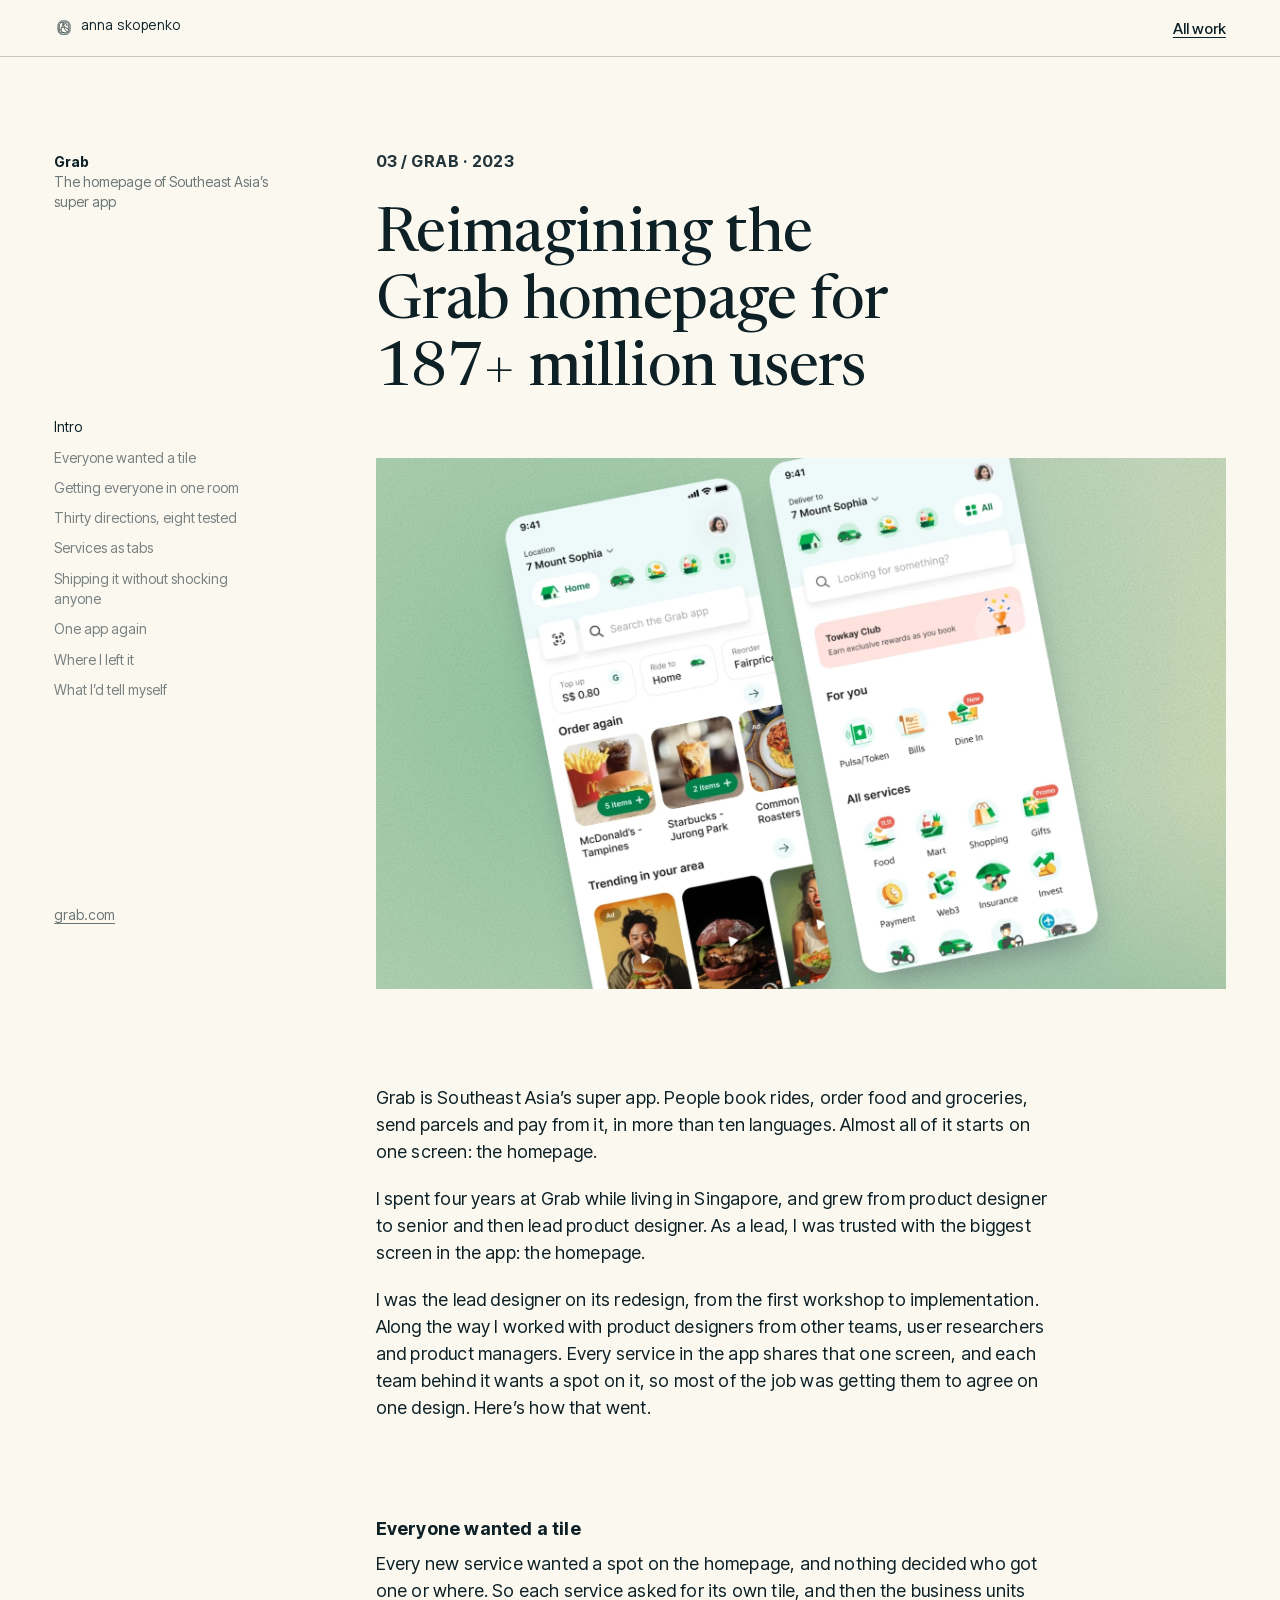
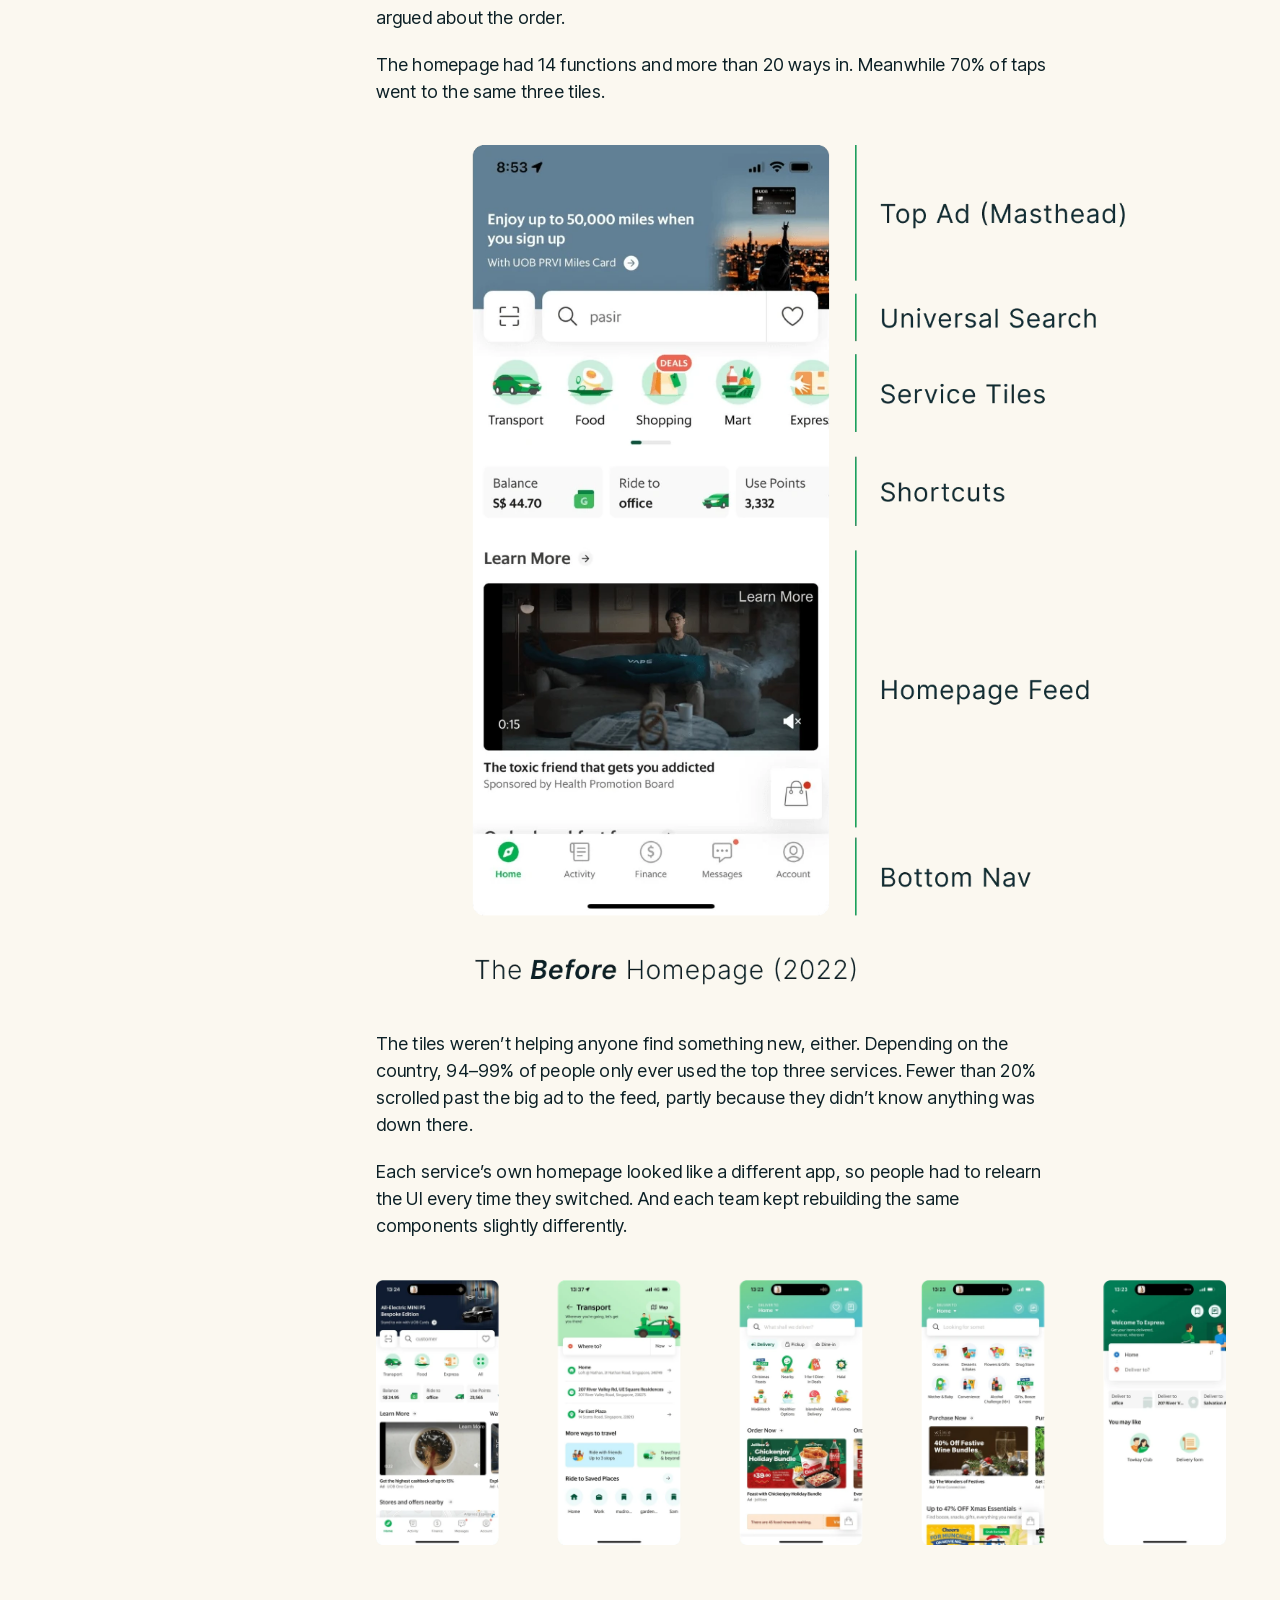
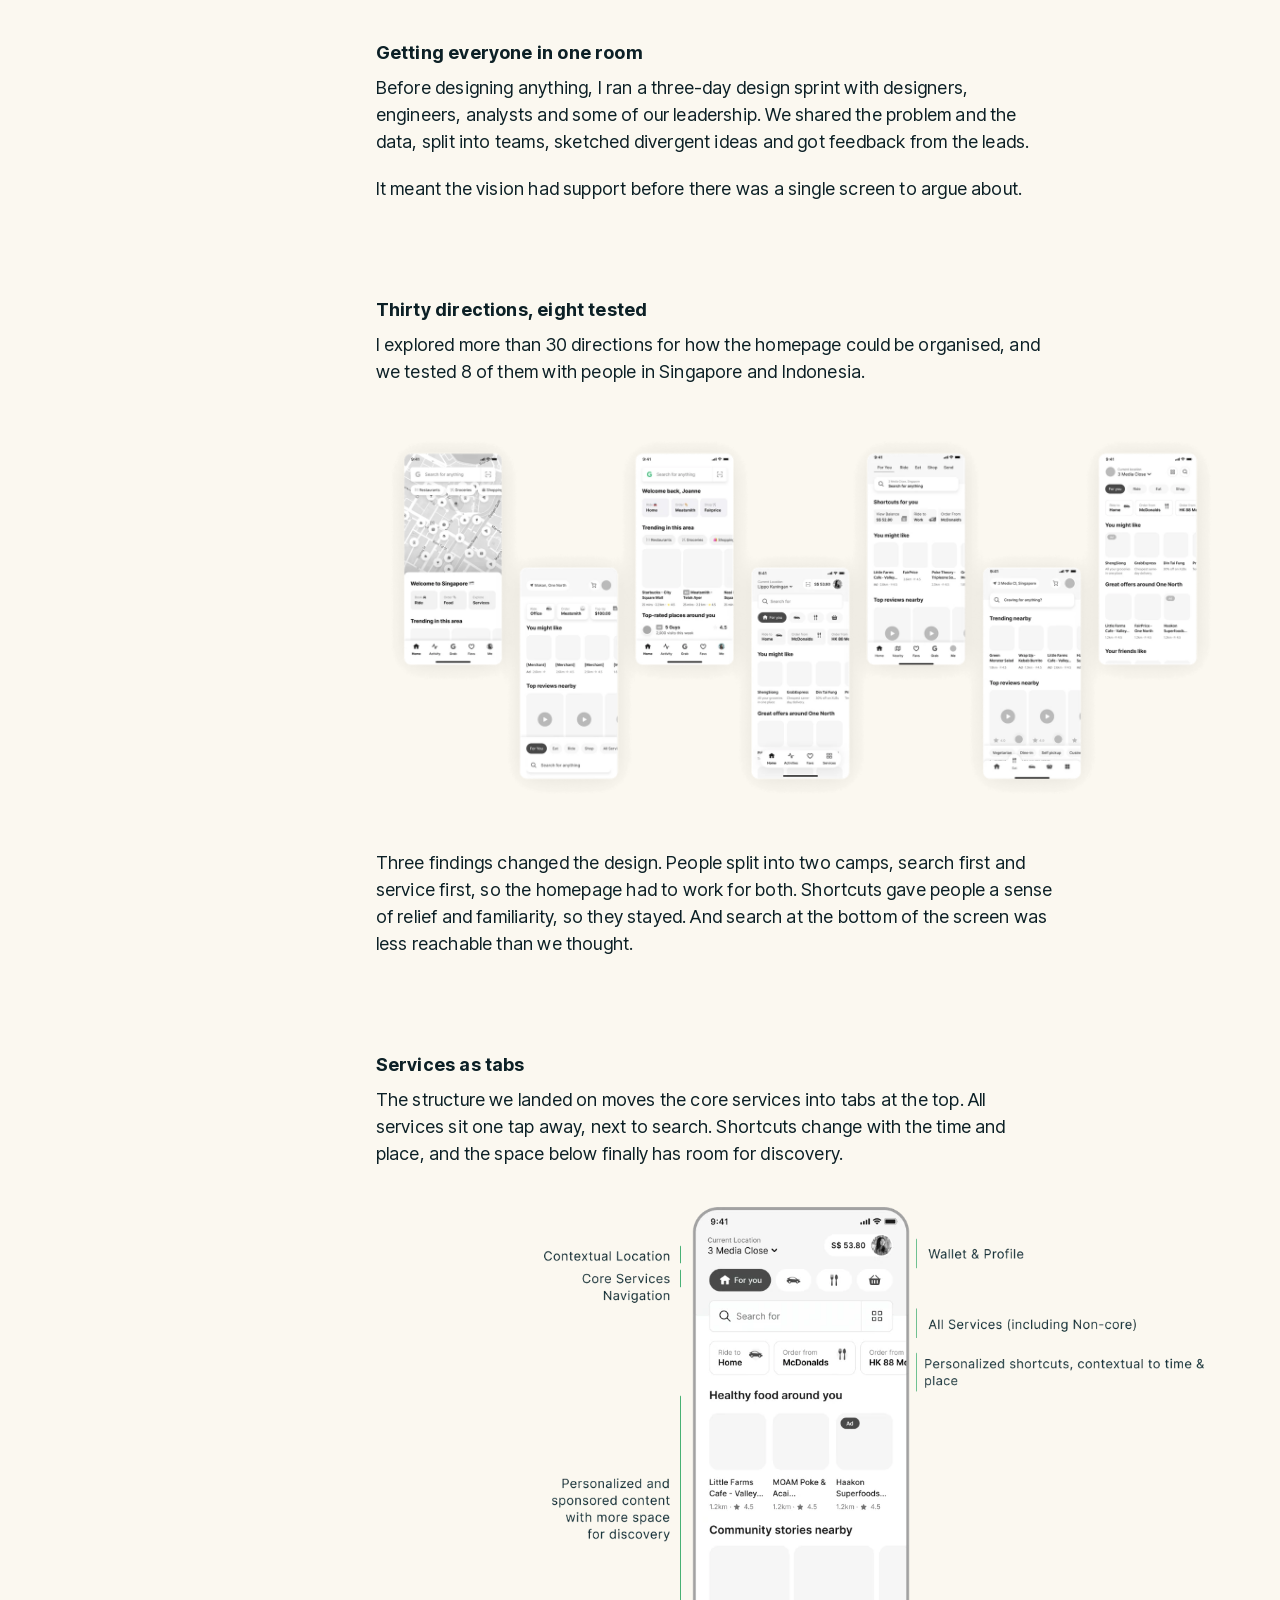
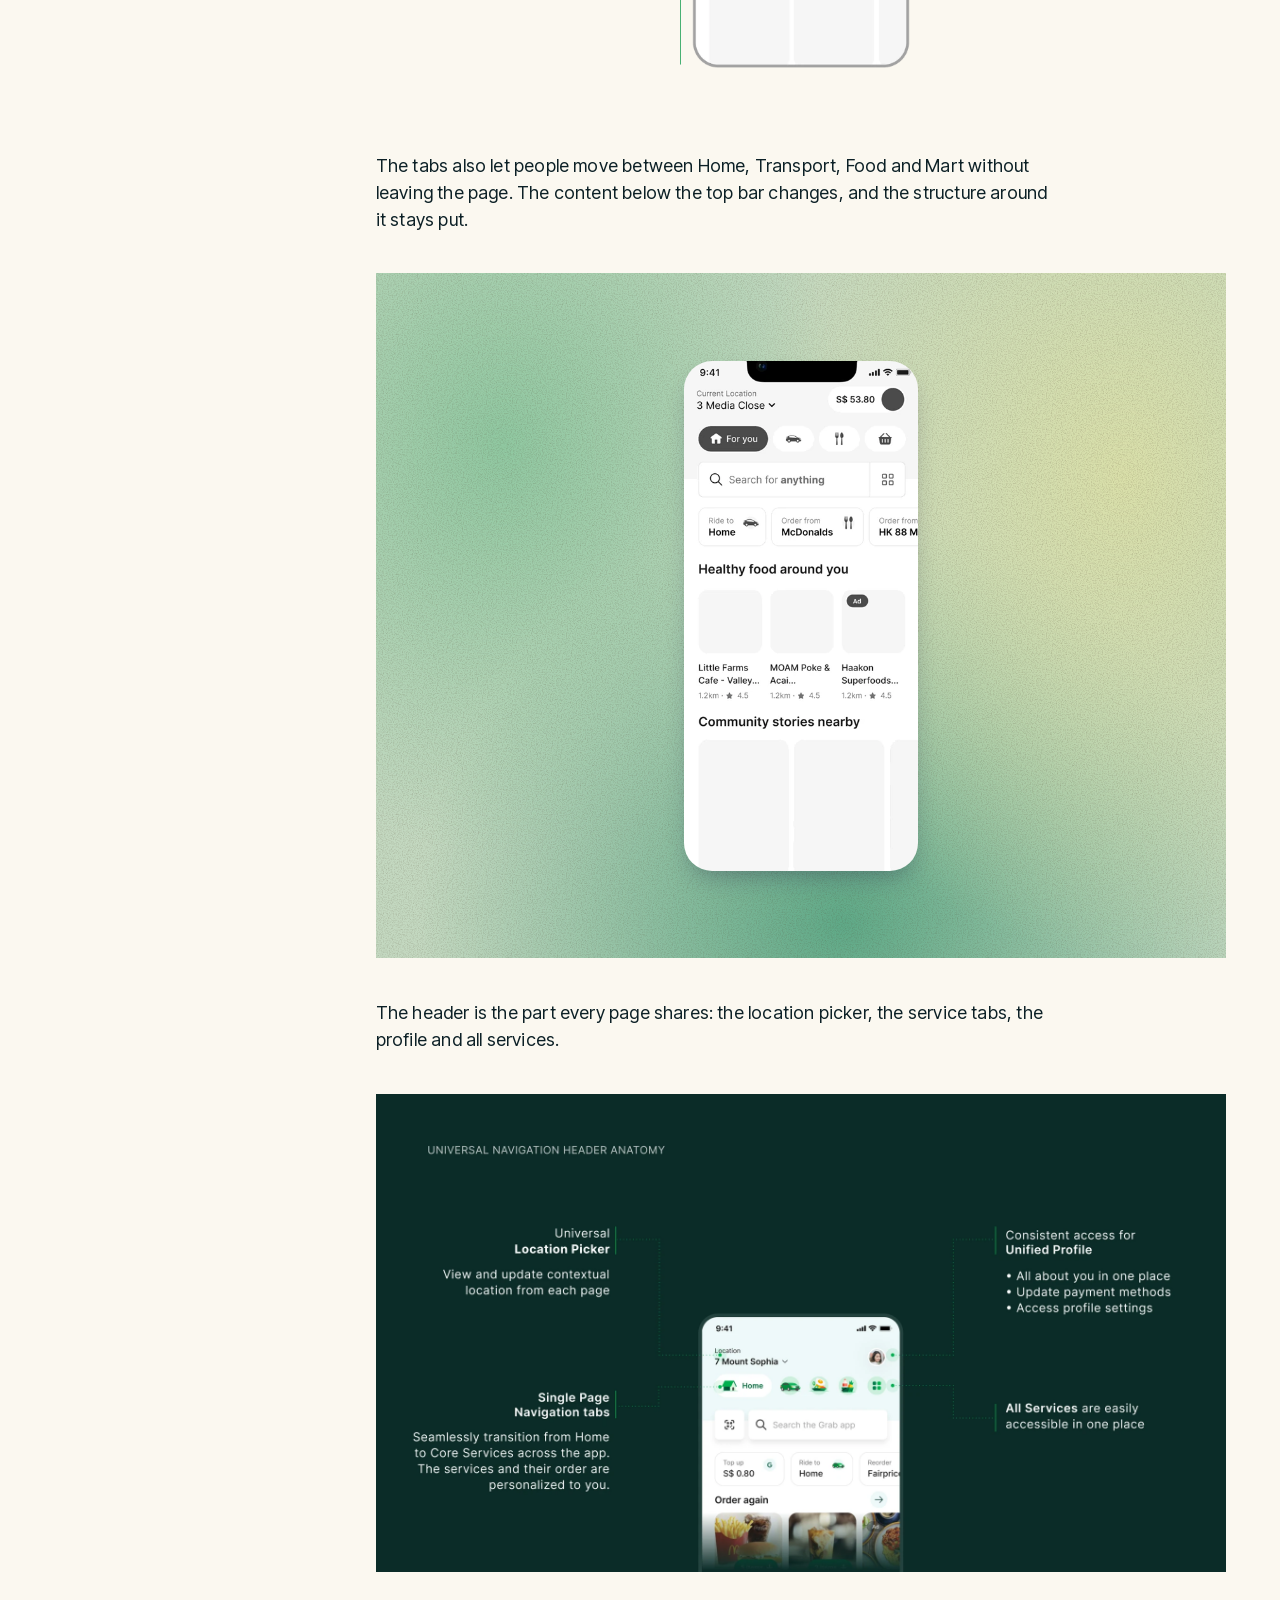
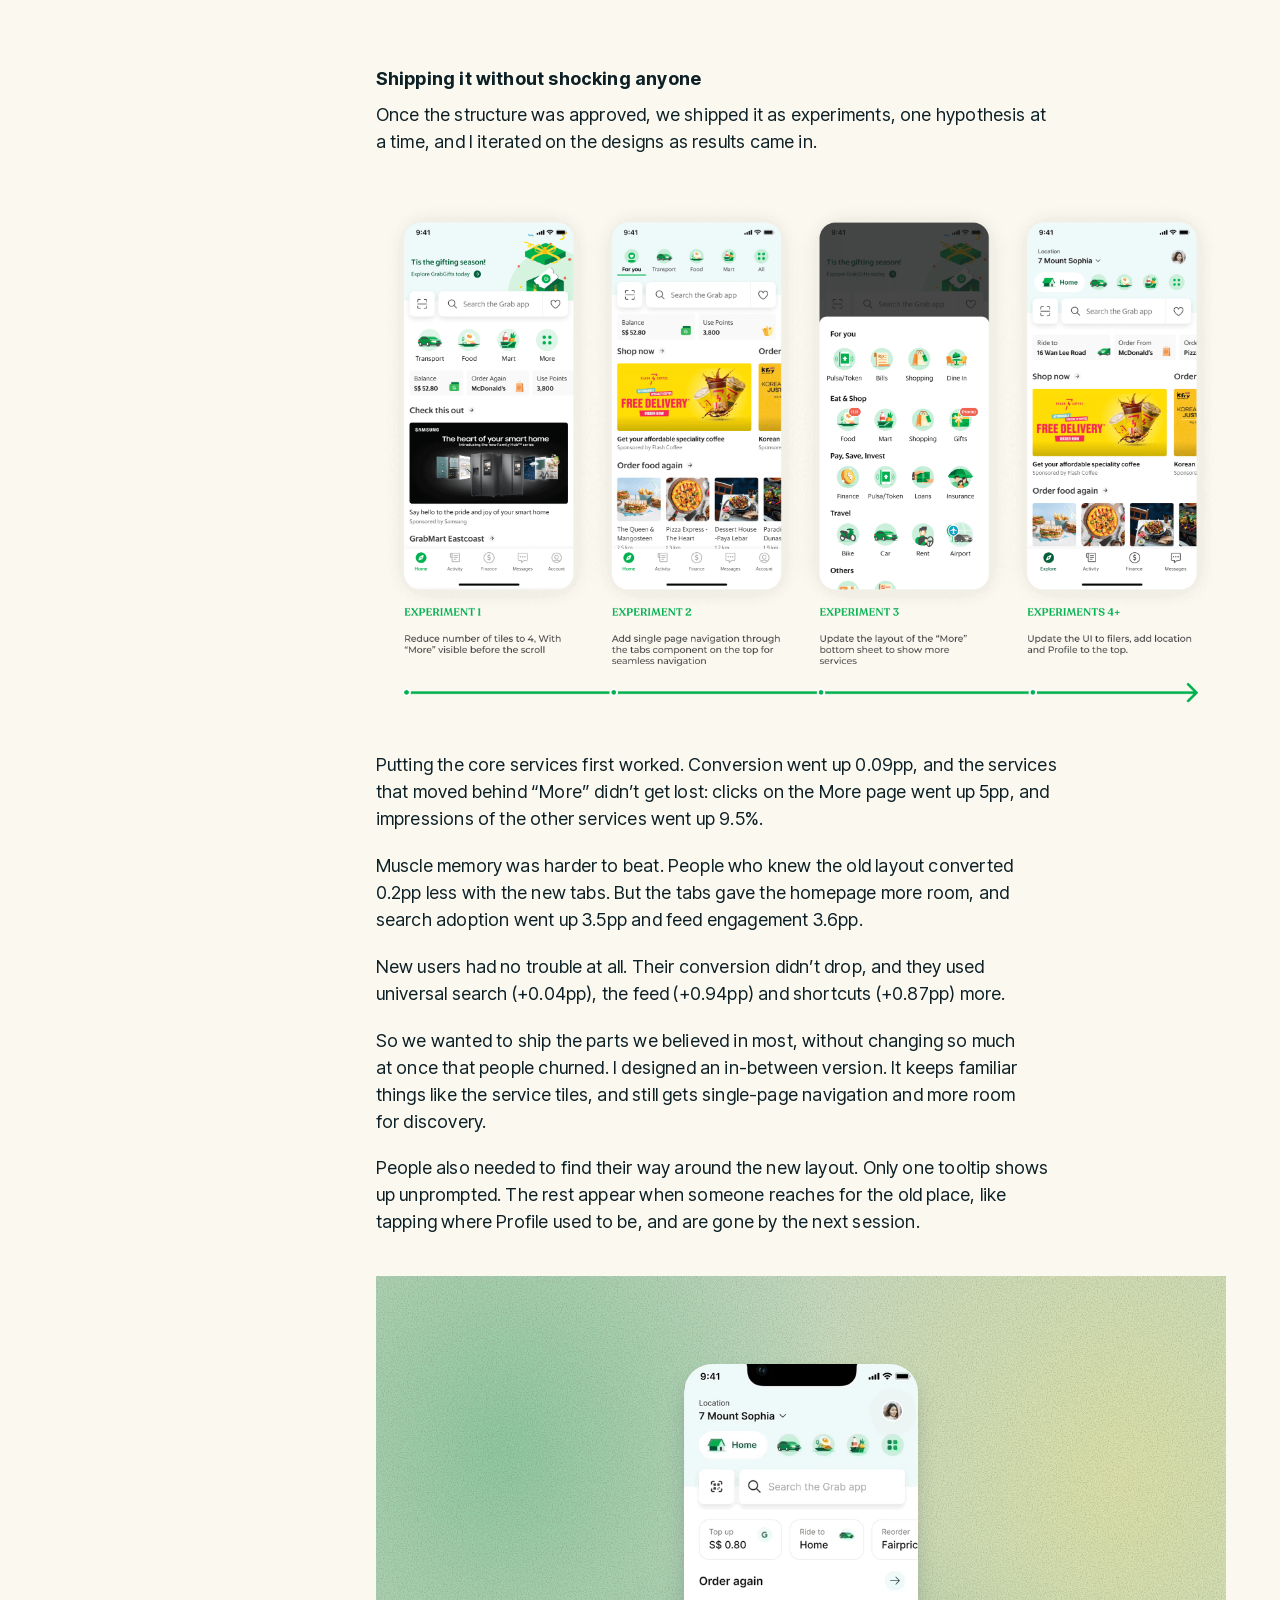
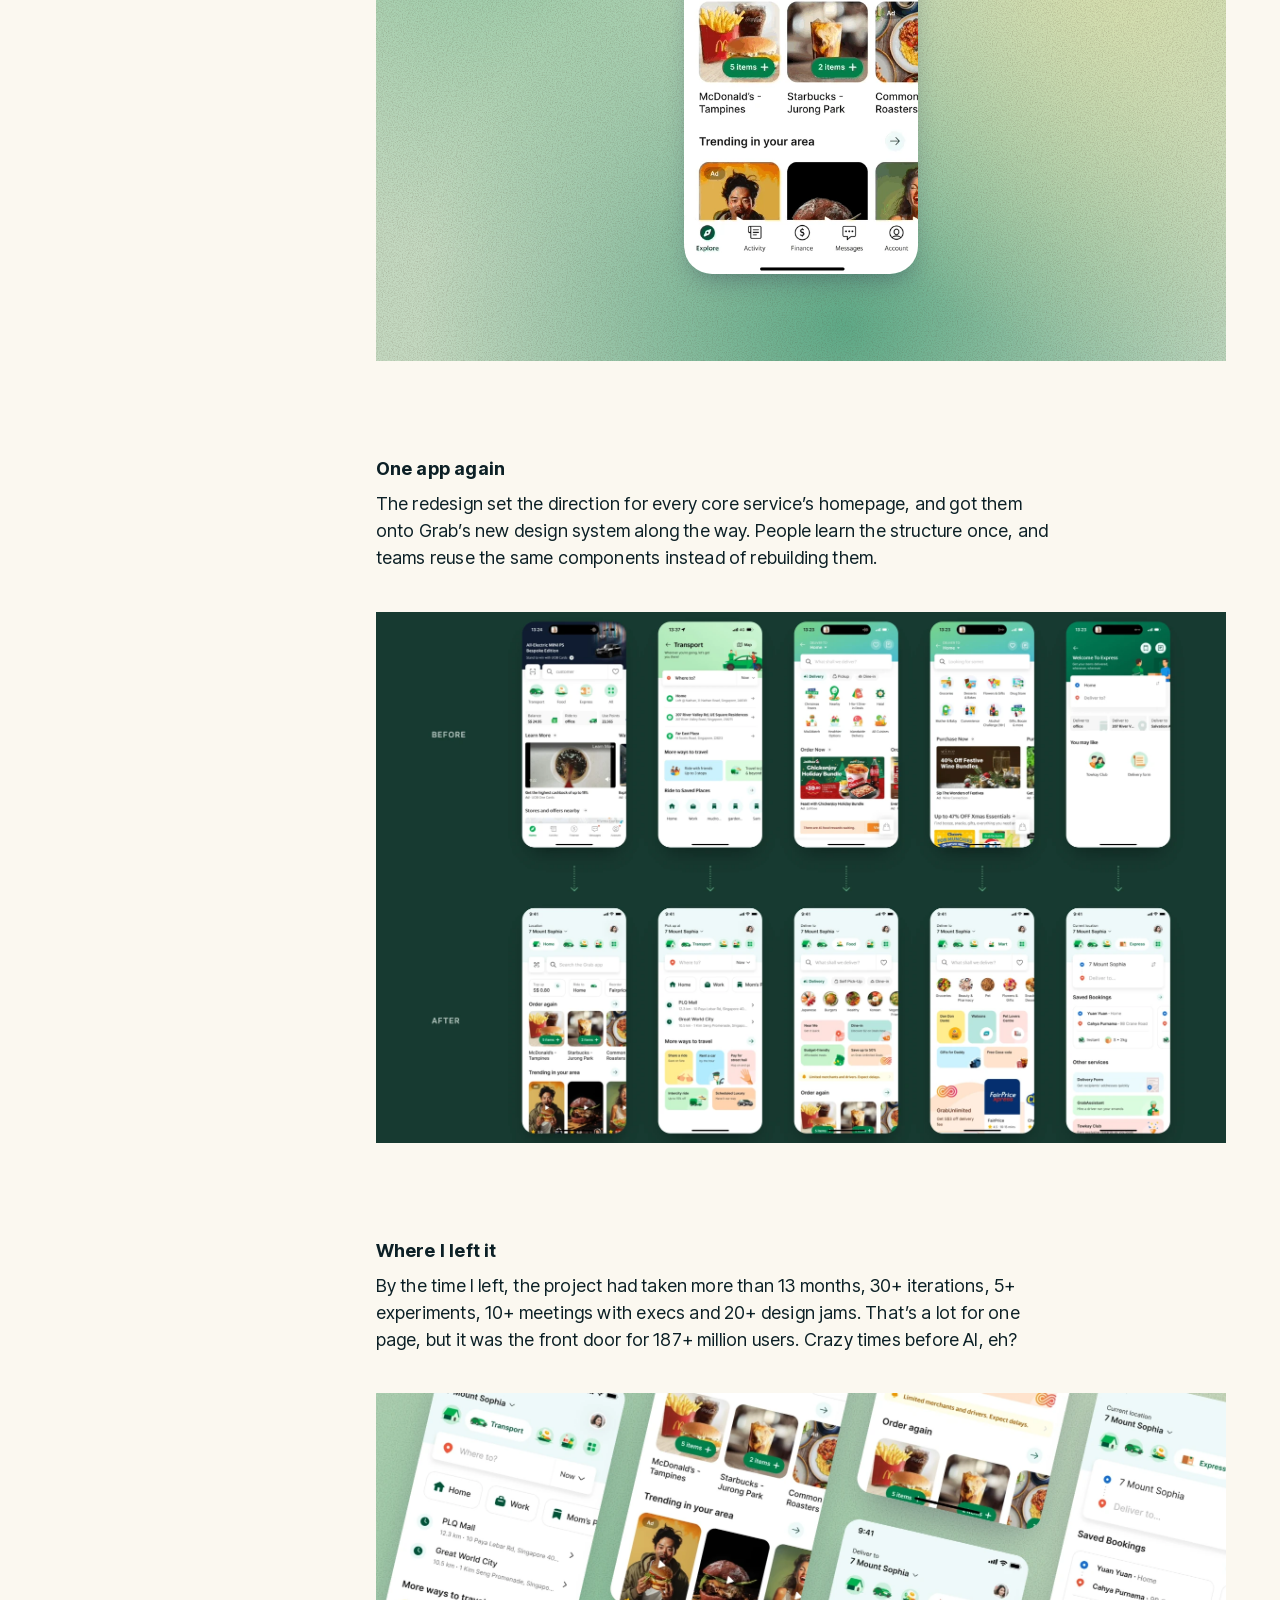
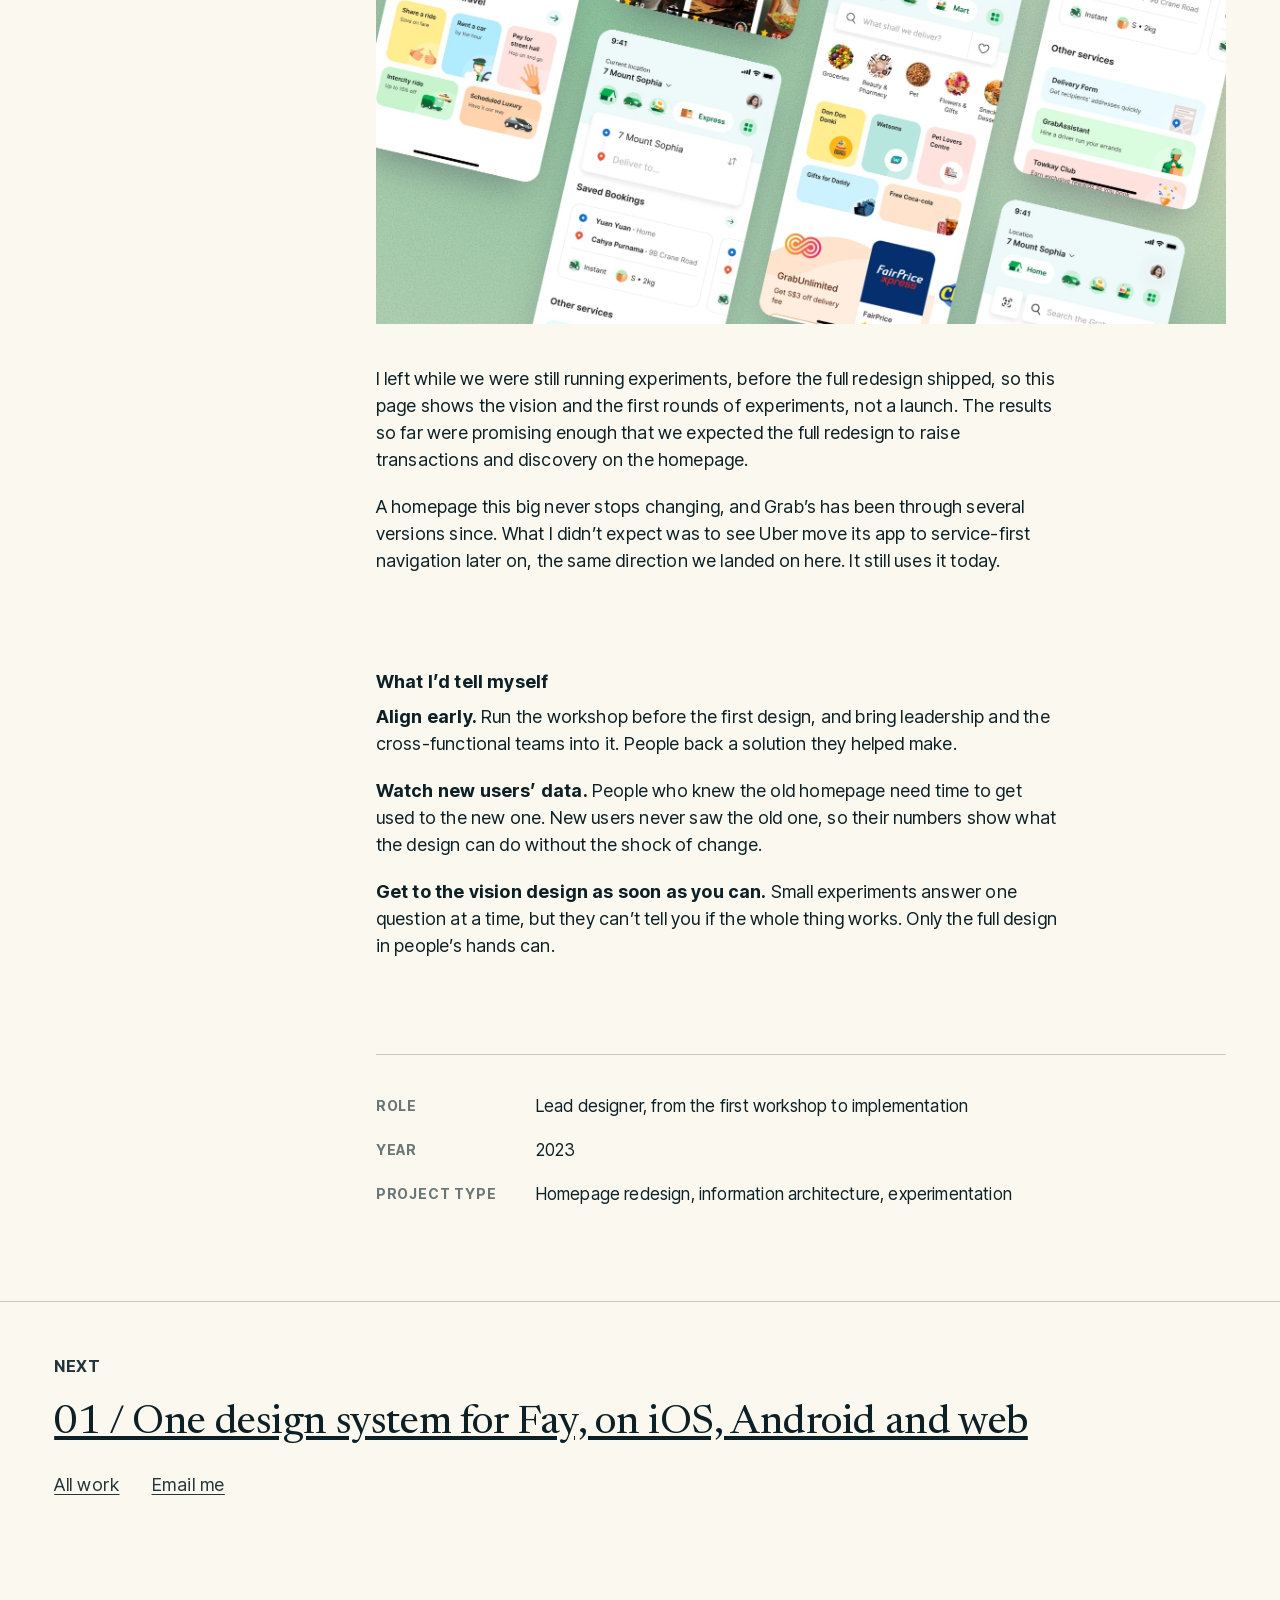
<file: work/grab.html>
<!doctype html>
<html lang="en">
<head>
  <meta charset="utf-8">
  <meta name="viewport" content="width=device-width, initial-scale=1">
  <title>Grab homepage redesign — Anna Skopenko</title>
  <meta name="description" content="Reimagining the Grab homepage for 187+ million users. I led the redesign from the first workshop to implementation.">
  <link rel="preload" href="../fonts/newsreader-latin.woff2" as="font" type="font/woff2" crossorigin>
  <link rel="preload" href="../fonts/newsreader-italic-latin.woff2" as="font" type="font/woff2" crossorigin>
  <link rel="preload" href="../fonts/manrope-400-latin.woff2" as="font" type="font/woff2" crossorigin>
  <link rel="icon" href="../favicon.svg" type="image/svg+xml">
  <link rel="stylesheet" href="../styles.css">
</head>
<body class="cs-page">
  <a class="skip-link" href="#intro">Skip to the story</a>

  <header class="cs-bar">
    <div class="container cs-bar-inner">
      <a class="dock-name" href="../" data-wordmark="0.78">anna skopenko</a>
      <a class="cs-back" href="../#work">All work</a>
    </div>
  </header>

  <!-- The words come from grab.md: tools/build_cases.py rewrites the toc and story blocks below.
       Edit grab.md, not those blocks. -->
  <main class="container cs-layout">
    <aside class="cs-rail">
      <div class="cs-rail-product">
        <p class="cs-rail-name">Grab</p>
        <p>The homepage of Southeast Asia’s super app</p>
      </div>
      <nav aria-label="On this page">
        <ol class="cs-toc">
          <!-- toc -->
          <li><a href="#intro">Intro</a></li>
          <li><a href="#everyone-wanted-a-tile">Everyone wanted a tile</a></li>
          <li><a href="#getting-everyone-in-one-room">Getting everyone in one room</a></li>
          <li><a href="#thirty-directions-eight-tested">Thirty directions, eight tested</a></li>
          <li><a href="#services-as-tabs">Services as tabs</a></li>
          <li><a href="#shipping-it-without-shocking-anyone">Shipping it without shocking anyone</a></li>
          <li><a href="#one-app-again">One app again</a></li>
          <li><a href="#where-i-left-it">Where I left it</a></li>
          <li><a href="#what-id-tell-myself">What I’d tell myself</a></li>
          <!-- /toc -->
        </ol>
      </nav>
      <a class="cs-rail-link" href="https://www.grab.com">grab.com</a>
    </aside>

    <article class="cs-main" data-eyebrow="03 / Grab · 2023">
      <!-- story -->
      <header class="cs-head">
        <p class="eyebrow">03 / Grab · 2023</p>
        <h1 class="display cs-title">Reimagining the Grab homepage for 187+ million users</h1>
      </header>

      <figure class="cs-figure">
        <img src="grab/cover.webp" alt="Two phones showing the redesigned Grab homepage, with services as tabs along the top">
      </figure>

      <section class="cs-section" id="intro" aria-label="Introduction">
        <div class="cs-prose">
          <p>Grab is Southeast Asia’s super app. People book rides, order food and groceries, send parcels and pay from it, in more than ten languages. Almost all of it starts on one screen: the homepage.</p>
          <p>I spent four years at Grab while living in Singapore, and grew from product designer to senior and then lead product designer. As a lead, I was trusted with the biggest screen in the app: the homepage.</p>
          <p>I was the lead designer on its redesign, from the first workshop to implementation. Along the way I worked with product designers from other teams, user researchers and product managers. Every service in the app shares that one screen, and each team behind it wants a spot on it, so most of the job was getting them to agree on one design. Here’s how that went.</p>
        </div>
      </section>

      <section class="cs-section" id="everyone-wanted-a-tile" aria-labelledby="everyone-wanted-a-tile-title">
        <div class="cs-prose">
          <h2 class="cs-h" id="everyone-wanted-a-tile-title">Everyone wanted a tile</h2>
          <p>Every new service wanted a spot on the homepage, and nothing decided who got one or where. So each service asked for its own tile, and then the business units argued about the order.</p>
          <p>The homepage had 14 functions and more than 20 ways in. Meanwhile 70% of taps went to the same three tiles.</p>
        </div>
        <figure class="cs-figure">
          <img src="grab/before.webp" alt="The homepage before the redesign, labelled: top ad, universal search, service tiles, shortcuts, homepage feed and bottom nav" loading="lazy">
        </figure>
        <div class="cs-prose">
          <p>The tiles weren’t helping anyone find something new, either. Depending on the country, 94–99% of people only ever used the top three services. Fewer than 20% scrolled past the big ad to the feed, partly because they didn’t know anything was down there.</p>
          <p>Each service’s own homepage looked like a different app, so people had to relearn the UI every time they switched. And each team kept rebuilding the same components slightly differently.</p>
        </div>
        <figure class="cs-figure">
          <img src="grab/consistency-before.webp" alt="Five Grab service homepages before the redesign, each with its own layout and patterns" loading="lazy">
        </figure>
      </section>

      <section class="cs-section" id="getting-everyone-in-one-room" aria-labelledby="getting-everyone-in-one-room-title">
        <div class="cs-prose">
          <h2 class="cs-h" id="getting-everyone-in-one-room-title">Getting everyone in one room</h2>
          <p>Before designing anything, I ran a three-day design sprint with designers, engineers, analysts and some of our leadership. We shared the problem and the data, split into teams, sketched divergent ideas and got feedback from the leads.</p>
          <p>It meant the vision had support before there was a single screen to argue about.</p>
        </div>
      </section>

      <section class="cs-section" id="thirty-directions-eight-tested" aria-labelledby="thirty-directions-eight-tested-title">
        <div class="cs-prose">
          <h2 class="cs-h" id="thirty-directions-eight-tested-title">Thirty directions, eight tested</h2>
          <p>I explored more than 30 directions for how the homepage could be organised, and we tested 8 of them with people in Singapore and Indonesia.</p>
        </div>
        <figure class="cs-figure">
          <img src="grab/explorations.webp" alt="Six of the explored homepage concepts in grey: map-first, search-first, services in the bottom nav and others" loading="lazy">
        </figure>
        <div class="cs-prose">
          <p>Three findings changed the design. People split into two camps, search first and service first, so the homepage had to work for both. Shortcuts gave people a sense of relief and familiarity, so they stayed. And search at the bottom of the screen was less reachable than we thought.</p>
        </div>
      </section>

      <section class="cs-section" id="services-as-tabs" aria-labelledby="services-as-tabs-title">
        <div class="cs-prose">
          <h2 class="cs-h" id="services-as-tabs-title">Services as tabs</h2>
          <p>The structure we landed on moves the core services into tabs at the top. All services sit one tap away, next to search. Shortcuts change with the time and place, and the space below finally has room for discovery.</p>
        </div>
        <figure class="cs-figure">
          <img src="grab/final-ia.webp" alt="The final homepage structure, labelled: contextual location, core services navigation, wallet and profile, all services, personalised shortcuts, and personalised and sponsored content" loading="lazy">
        </figure>
        <div class="cs-prose">
          <p>The tabs also let people move between Home, Transport, Food and Mart without leaving the page. The content below the top bar changes, and the structure around it stays put.</p>
        </div>
        <figure class="cs-figure">
          <video src="grab/single-page-nav.mp4" poster="grab/single-page-nav.webp" muted loop playsinline preload="none" aria-label="Switching between the Home, Transport, Food and Mart tabs on a single page"></video>
        </figure>
        <div class="cs-prose">
          <p>The header is the part every page shares: the location picker, the service tabs, the profile and all services.</p>
        </div>
        <figure class="cs-figure">
          <img src="grab/header-anatomy.webp" alt="The universal navigation header, labelled: a location picker you can change from any page, single-page navigation tabs personalised to you, one place for your profile and payment methods, and all services in one place" loading="lazy">
        </figure>
      </section>

      <section class="cs-section" id="shipping-it-without-shocking-anyone" aria-labelledby="shipping-it-without-shocking-anyone-title">
        <div class="cs-prose">
          <h2 class="cs-h" id="shipping-it-without-shocking-anyone-title">Shipping it without shocking anyone</h2>
          <p>Once the structure was approved, we shipped it as experiments, one hypothesis at a time, and I iterated on the designs as results came in.</p>
        </div>
        <figure class="cs-figure">
          <img src="grab/experiments.png" alt="Four rounds of experiments: fewer tiles with More visible, tabs along the top, a bigger More sheet, then location and profile moved to the top" loading="lazy">
        </figure>
        <div class="cs-prose">
          <p>Putting the core services first worked. Conversion went up 0.09pp, and the services that moved behind “More” didn’t get lost: clicks on the More page went up 5pp, and impressions of the other services went up 9.5%.</p>
          <p>Muscle memory was harder to beat. People who knew the old layout converted 0.2pp less with the new tabs. But the tabs gave the homepage more room, and search adoption went up 3.5pp and feed engagement 3.6pp.</p>
          <p>New users had no trouble at all. Their conversion didn’t drop, and they used universal search (+0.04pp), the feed (+0.94pp) and shortcuts (+0.87pp) more.</p>
          <p>So we wanted to ship the parts we believed in most, without changing so much at once that people churned. I designed an in-between version. It keeps familiar things like the service tiles, and still gets single-page navigation and more room for discovery.</p>
          <p>People also needed to find their way around the new layout. Only one tooltip shows up unprompted. The rest appear when someone reaches for the old place, like tapping where Profile used to be, and are gone by the next session.</p>
        </div>
        <figure class="cs-figure">
          <video src="grab/onboarding-profile.mp4" poster="grab/onboarding-profile.webp" muted loop playsinline preload="none" aria-label="A tooltip pointing to Profile’s new place at the top right, shown after tapping its old place in the bottom nav"></video>
        </figure>
      </section>

      <section class="cs-section" id="one-app-again" aria-labelledby="one-app-again-title">
        <div class="cs-prose">
          <h2 class="cs-h" id="one-app-again-title">One app again</h2>
          <p>The redesign set the direction for every core service’s homepage, and got them onto Grab’s new design system along the way. People learn the structure once, and teams reuse the same components instead of rebuilding them.</p>
        </div>
        <figure class="cs-figure">
          <img src="grab/all-pages.webp" alt="Home, Transport, Food, Mart and Express before the redesign, each with its own layout, above the same five after it, sharing one header, tabs and search on the new design system" loading="lazy">
        </figure>
      </section>

      <section class="cs-section" id="where-i-left-it" aria-labelledby="where-i-left-it-title">
        <div class="cs-prose">
          <h2 class="cs-h" id="where-i-left-it-title">Where I left it</h2>
          <p>By the time I left, the project had taken more than 13 months, 30+ iterations, 5+ experiments, 10+ meetings with execs and 20+ design jams. That’s a lot for one page, but it was the front door for 187+ million users. Crazy times before AI, eh?</p>
        </div>
        <figure class="cs-figure">
          <img src="grab/services.webp" alt="The redesigned Home, Transport, Food, Mart and Express pages, all with the same header, tabs and search" loading="lazy">
        </figure>
        <div class="cs-prose">
          <p>I left while we were still running experiments, before the full redesign shipped, so this page shows the vision and the first rounds of experiments, not a launch. The results so far were promising enough that we expected the full redesign to raise transactions and discovery on the homepage.</p>
          <p>A homepage this big never stops changing, and Grab’s has been through several versions since. What I didn’t expect was to see Uber move its app to service-first navigation later on, the same direction we landed on here. It still uses it today.</p>
        </div>
      </section>

      <section class="cs-section" id="what-id-tell-myself" aria-labelledby="what-id-tell-myself-title">
        <div class="cs-prose">
          <h2 class="cs-h" id="what-id-tell-myself-title">What I’d tell myself</h2>
          <p><strong>Align early.</strong> Run the workshop before the first design, and bring leadership and the cross-functional teams into it. People back a solution they helped make.</p>
          <p><strong>Watch new users’ data.</strong> People who knew the old homepage need time to get used to the new one. New users never saw the old one, so their numbers show what the design can do without the shock of change.</p>
          <p><strong>Get to the vision design as soon as you can.</strong> Small experiments answer one question at a time, but they can’t tell you if the whole thing works. Only the full design in people’s hands can.</p>
        </div>
      </section>

      <dl class="cs-meta" aria-label="Project details">
        <div><dt>Role</dt><dd>Lead designer, from the first workshop to implementation</dd></div>
        <div><dt>Year</dt><dd>2023</dd></div>
        <div><dt>Project type</dt><dd>Homepage redesign, information architecture, experimentation</dd></div>
      </dl>
      <!-- /story -->
    </article>
  </main>

  <nav class="container cs-next" aria-label="More work">
    <p class="eyebrow">Next</p>
    <p class="display"><a href="iris.html">01 / One design system for Fay, on iOS, Android and web</a></p>
    <p class="contact-links lede"><a href="../#work">All work</a><a href="mailto:iamannaskopenko@gmail.com">Email me</a></p>
  </nav>

  <script type="module" src="../brand.js"></script>
  <script type="module" src="../case.js"></script>
</body>
</html>
</file>
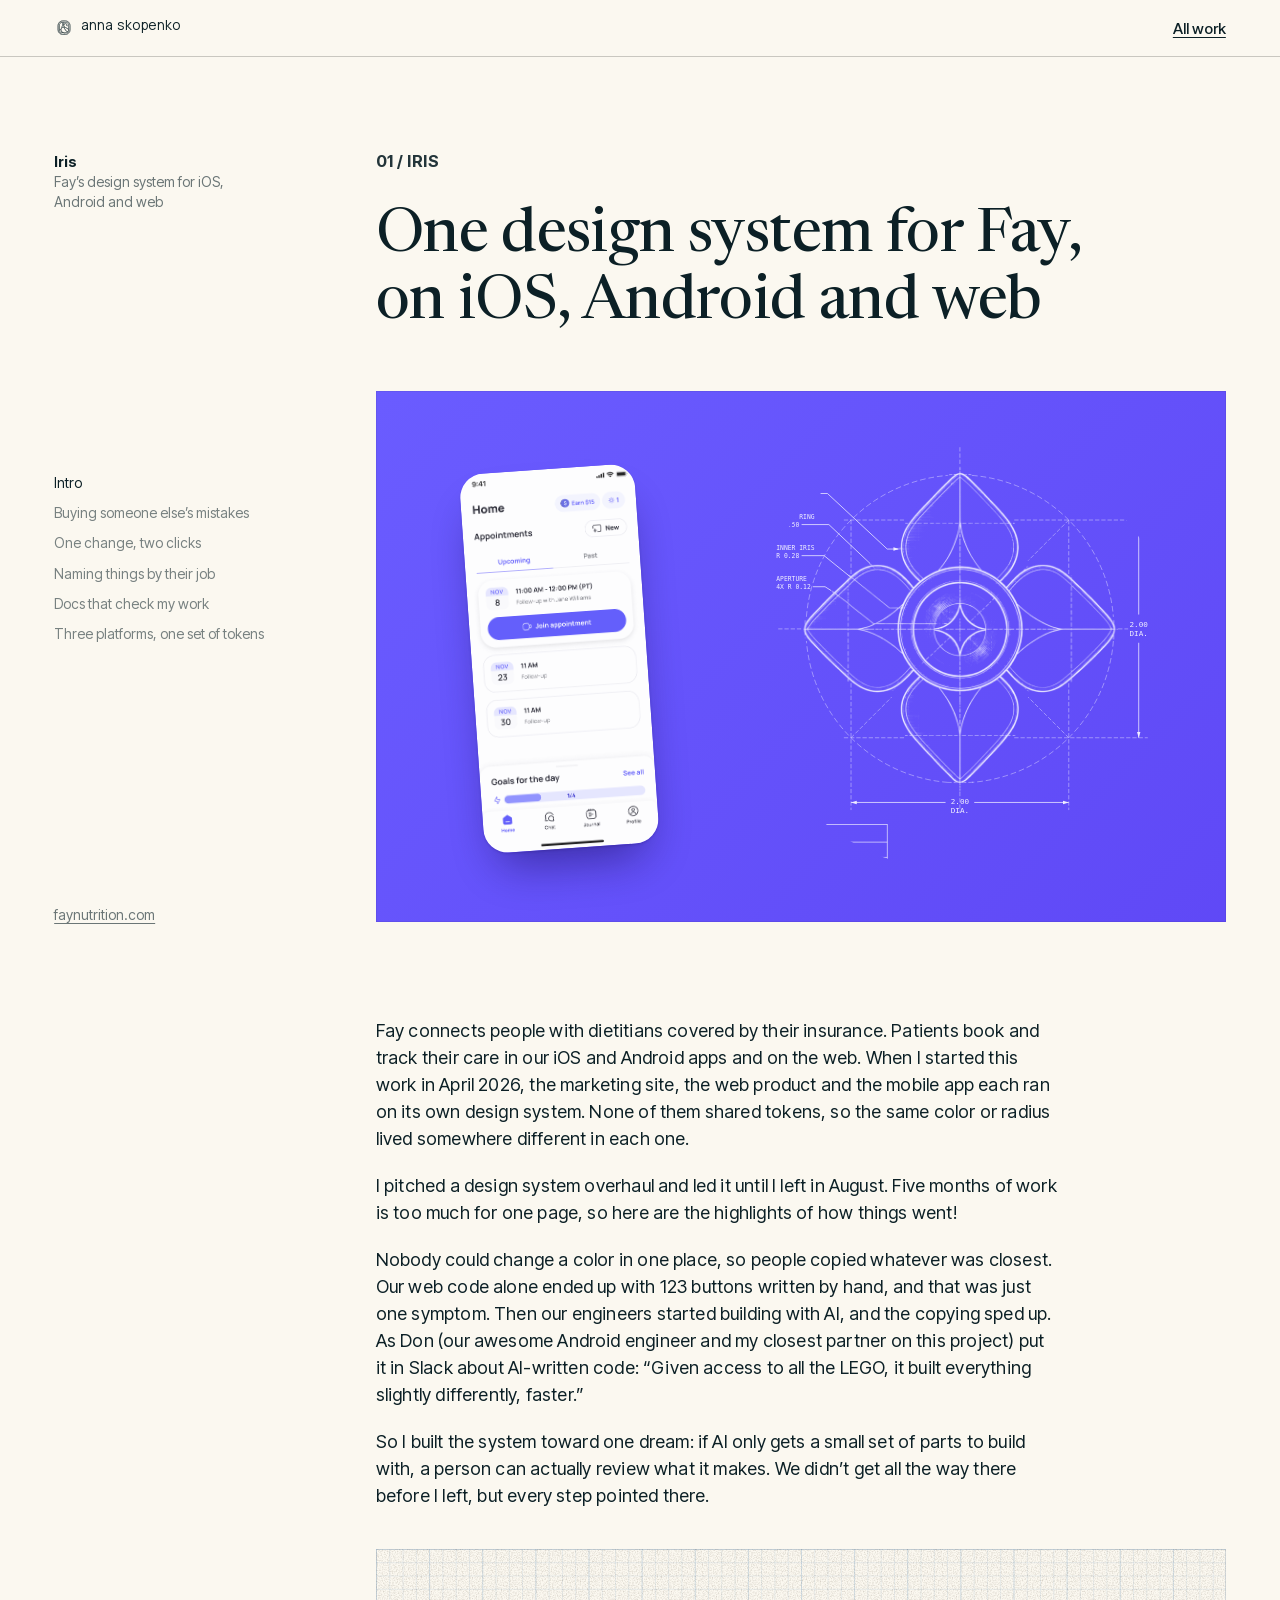
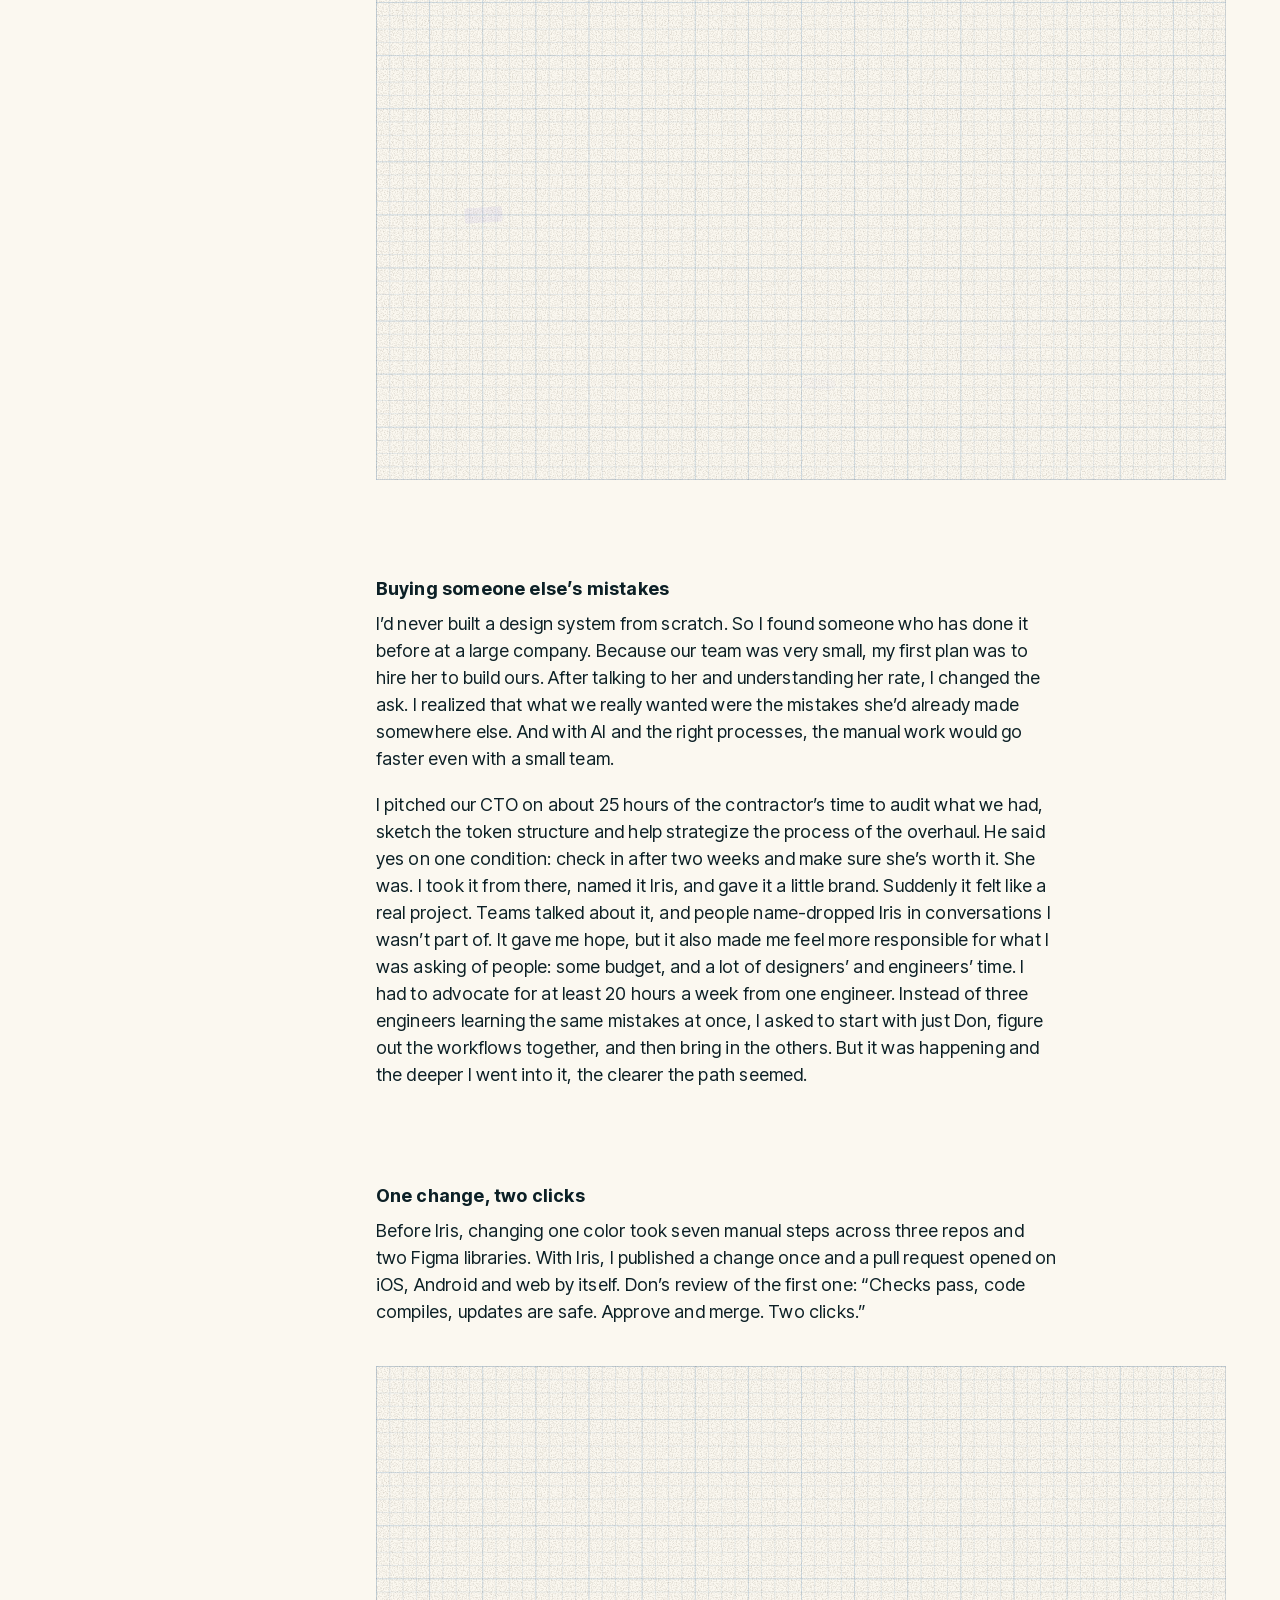
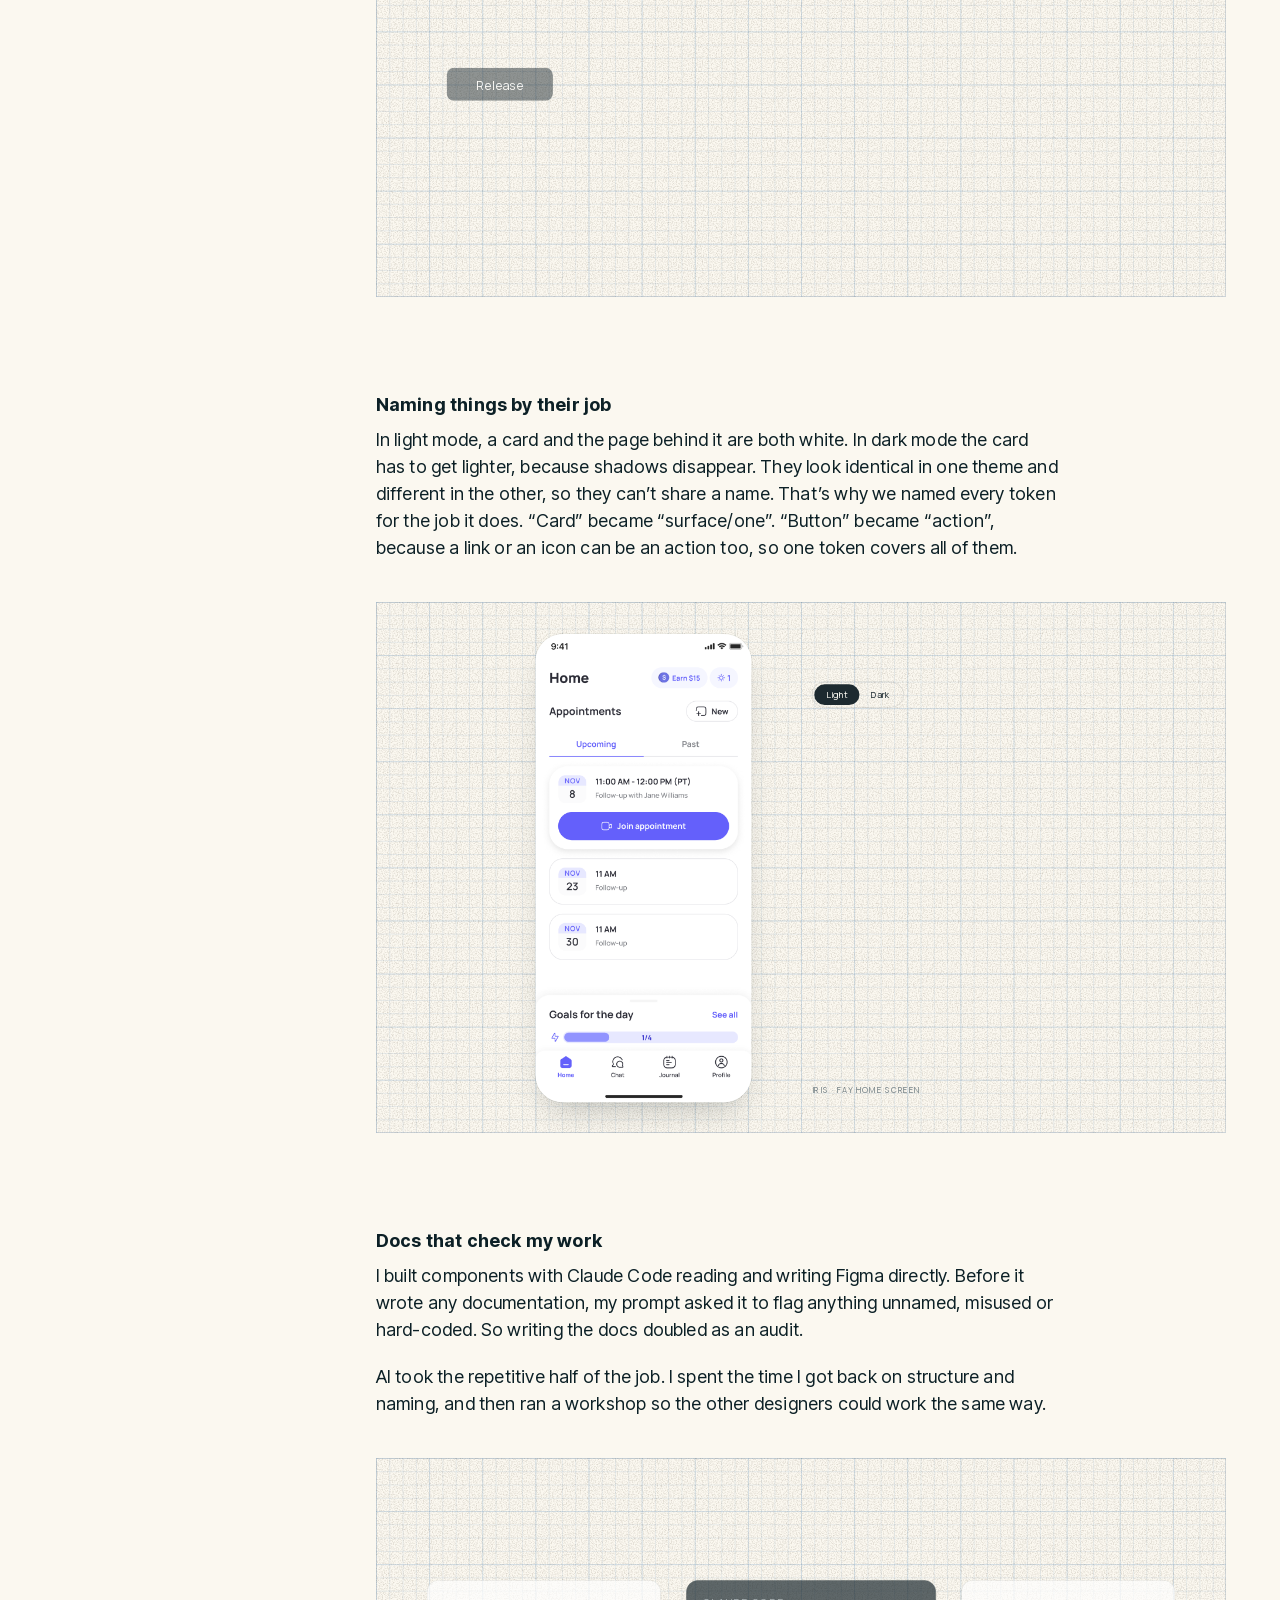
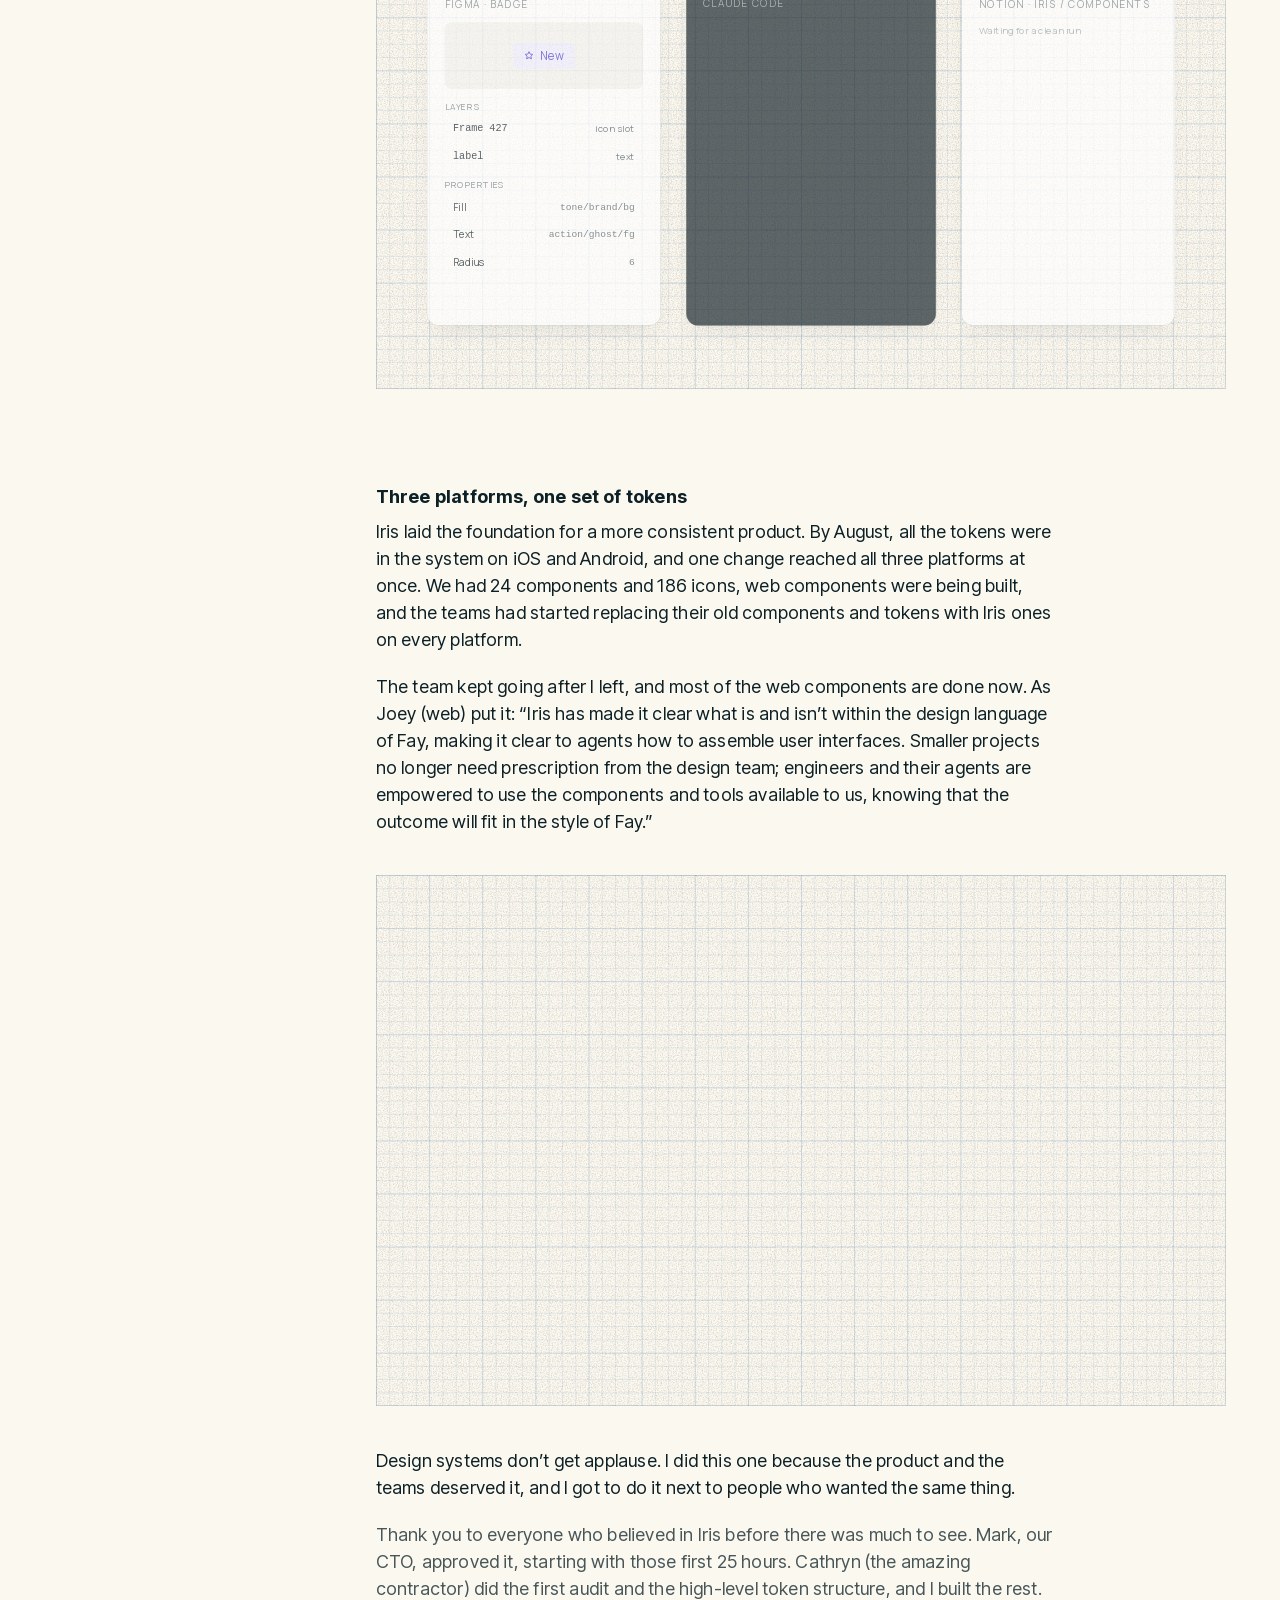
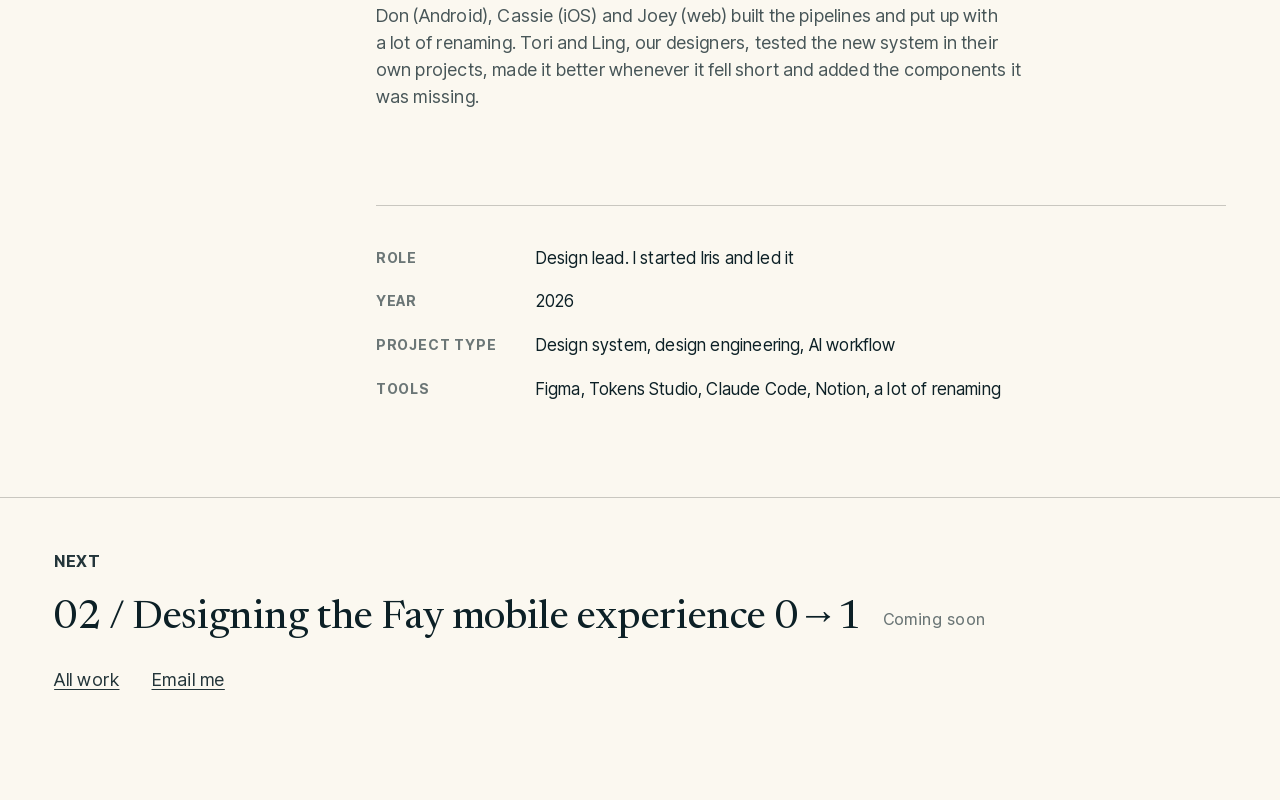
<file: work/iris.html>
<!doctype html>
<html lang="en">
<head>
  <meta charset="utf-8">
  <meta name="viewport" content="width=device-width, initial-scale=1">
  <title>Iris design system at Fay — Anna Skopenko</title>
  <meta name="description" content="One design system for Fay, on iOS, Android and web. I pitched Iris and led it until I left in August 2026.">
  <link rel="preload" href="../fonts/newsreader-latin.woff2" as="font" type="font/woff2" crossorigin>
  <link rel="preload" href="../fonts/newsreader-italic-latin.woff2" as="font" type="font/woff2" crossorigin>
  <link rel="preload" href="../fonts/manrope-400-latin.woff2" as="font" type="font/woff2" crossorigin>
  <link rel="icon" href="../favicon.svg" type="image/svg+xml">
  <link rel="stylesheet" href="../styles.css">
</head>
<body class="cs-page">
  <a class="skip-link" href="#intro">Skip to the story</a>

  <header class="cs-bar">
    <div class="container cs-bar-inner">
      <a class="dock-name" href="../" data-wordmark="0.78">anna skopenko</a>
      <a class="cs-back" href="../#work">All work</a>
    </div>
  </header>

  <!-- The words come from iris.md: tools/build_cases.py rewrites the toc and story blocks below.
       Edit iris.md, not those blocks. -->
  <main class="container cs-layout">
    <aside class="cs-rail">
      <div class="cs-rail-product">
        <p class="cs-rail-name">Iris</p>
        <p>Fay’s design system for iOS, Android and web</p>
      </div>
      <nav aria-label="On this page">
        <ol class="cs-toc">
          <!-- toc -->
          <li><a href="#intro">Intro</a></li>
          <li><a href="#buying-someone-elses-mistakes">Buying someone else’s mistakes</a></li>
          <li><a href="#one-change-two-clicks">One change, two clicks</a></li>
          <li><a href="#naming-things-by-their-job">Naming things by their job</a></li>
          <li><a href="#docs-that-check-my-work">Docs that check my work</a></li>
          <li><a href="#three-platforms-one-set-of-tokens">Three platforms, one set of tokens</a></li>
          <!-- /toc -->
        </ol>
      </nav>
      <a class="cs-rail-link" href="https://www.faynutrition.com">faynutrition.com</a>
    </aside>

    <article class="cs-main" data-eyebrow="01 / Iris">
      <!-- story -->
      <header class="cs-head">
        <p class="eyebrow">01 / Iris</p>
        <h1 class="display cs-title">One design system for Fay, on iOS, Android and web</h1>
      </header>

      <figure class="cs-figure">
        <iframe src="iris/cover-blueprint.html" title="Animation: The Iris mark&#x27;s construction drawing draws itself in on purple, the 3D mark lands on top of it, and the Fay home screen beside it turns from light to dark" tabindex="-1"></iframe>
      </figure>

      <section class="cs-section" id="intro" aria-label="Introduction">
        <div class="cs-prose">
          <p>Fay connects people with dietitians covered by their insurance. Patients book and track their care in our iOS and Android apps and on the web. When I started this work in April 2026, the marketing site, the web product and the mobile app each ran on its own design system. None of them shared tokens, so the same color or radius lived somewhere different in each one.</p>
          <p>I pitched a design system overhaul and led it until I left in August. Five months of work is too much for one page, so here are the highlights of how things went!</p>
          <p>Nobody could change a color in one place, so people copied whatever was closest. Our web code alone ended up with 123 buttons written by hand, and that was just one symptom. Then our engineers started building with AI, and the copying sped up. As Don (our awesome Android engineer and my closest partner on this project) put it in Slack about AI-written code: “Given access to all the LEGO, it built everything slightly differently, faster.”</p>
          <p>So I built the system toward one dream: if AI only gets a small set of parts to build with, a person can actually review what it makes. We didn’t get all the way there before I left, but every step pointed there.</p>
        </div>
        <figure class="cs-figure">
          <iframe class="grid-paper" src="iris/buttons.html" title="Animation: 123 hand-written buttons with three corner radii collapse into one Iris button with five variants and five states" loading="lazy" tabindex="-1"></iframe>
        </figure>
      </section>

      <section class="cs-section" id="buying-someone-elses-mistakes" aria-labelledby="buying-someone-elses-mistakes-title">
        <div class="cs-prose">
          <h2 class="cs-h" id="buying-someone-elses-mistakes-title">Buying someone else’s mistakes</h2>
          <p>I’d never built a design system from scratch. So I found someone who has done it before at a large company. Because our team was very small, my first plan was to hire her to build ours. After talking to her and understanding her rate, I changed the ask. I realized that what we really wanted were the mistakes she’d already made somewhere else. And with AI and the right processes, the manual work would go faster even with a small team.</p>
          <p>I pitched our CTO on about 25 hours of the contractor’s time to audit what we had, sketch the token structure and help strategize the process of the overhaul. He said yes on one condition: check in after two weeks and make sure she’s worth it. She was. I took it from there, named it Iris, and gave it a little brand. Suddenly it felt like a real project. Teams talked about it, and people name-dropped Iris in conversations I wasn’t part of. It gave me hope, but it also made me feel more responsible for what I was asking of people: some budget, and a lot of designers’ and engineers’ time. I had to advocate for at least 20 hours a week from one engineer. Instead of three engineers learning the same mistakes at once, I asked to start with just Don, figure out the workflows together, and then bring in the others. But it was happening and the deeper I went into it, the clearer the path seemed.</p>
        </div>
      </section>

      <section class="cs-section" id="one-change-two-clicks" aria-labelledby="one-change-two-clicks-title">
        <div class="cs-prose">
          <h2 class="cs-h" id="one-change-two-clicks-title">One change, two clicks</h2>
          <p>Before Iris, changing one color took seven manual steps across three repos and two Figma libraries. With Iris, I published a change once and a pull request opened on iOS, Android and web by itself. Don’s review of the first one: “Checks pass, code compiles, updates are safe. Approve and merge. Two clicks.”</p>
        </div>
        <figure class="cs-figure">
          <iframe class="grid-paper" src="iris/release.html" title="Animation: A designer changes one color token in Tokens Studio and hits release; Style Dictionary rewrites it for Swift, Kotlin and CSS, and pull requests open, pass their checks and merge on iOS, Android and web" loading="lazy" tabindex="-1"></iframe>
        </figure>
      </section>

      <section class="cs-section" id="naming-things-by-their-job" aria-labelledby="naming-things-by-their-job-title">
        <div class="cs-prose">
          <h2 class="cs-h" id="naming-things-by-their-job-title">Naming things by their job</h2>
          <p>In light mode, a card and the page behind it are both white. In dark mode the card has to get lighter, because shadows disappear. They look identical in one theme and different in the other, so they can’t share a name. That’s why we named every token for the job it does. “Card” became “surface/one”. “Button” became “action”, because a link or an icon can be an action too, so one token covers all of them.</p>
        </div>
        <figure class="cs-figure">
          <iframe class="grid-paper" src="iris/surfaces.html" title="Animation: The Fay home screen switching between light and dark, with its two surface tokens labelled" loading="lazy" tabindex="-1"></iframe>
        </figure>
      </section>

      <section class="cs-section" id="docs-that-check-my-work" aria-labelledby="docs-that-check-my-work-title">
        <div class="cs-prose">
          <h2 class="cs-h" id="docs-that-check-my-work-title">Docs that check my work</h2>
          <p>I built components with Claude Code reading and writing Figma directly. Before it wrote any documentation, my prompt asked it to flag anything unnamed, misused or hard-coded. So writing the docs doubled as an audit.</p>
          <p>AI took the repetitive half of the job. I spent the time I got back on structure and naming, and then ran a workshop so the other designers could work the same way.</p>
        </div>
        <figure class="cs-figure">
          <iframe class="grid-paper" src="iris/docs.html" title="Animation: Claude Code reads a Badge component in Figma and flags three problems before writing anything; the designer fixes each one, the run comes back clean, and the Badge documentation page writes itself into Notion" loading="lazy" tabindex="-1"></iframe>
        </figure>
      </section>

      <section class="cs-section" id="three-platforms-one-set-of-tokens" aria-labelledby="three-platforms-one-set-of-tokens-title">
        <div class="cs-prose">
          <h2 class="cs-h" id="three-platforms-one-set-of-tokens-title">Three platforms, one set of tokens</h2>
          <p>Iris laid the foundation for a more consistent product. By August, all the tokens were in the system on iOS and Android, and one change reached all three platforms at once. We had 24 components and 186 icons, web components were being built, and the teams had started replacing their old components and tokens with Iris ones on every platform.</p>
          <p>The team kept going after I left, and most of the web components are done now. As Joey (web) put it: “Iris has made it clear what is and isn’t within the design language of Fay, making it clear to agents how to assemble user interfaces. Smaller projects no longer need prescription from the design team; engineers and their agents are empowered to use the components and tools available to us, knowing that the outcome will fit in the style of Fay.”</p>
        </div>
        <figure class="cs-figure">
          <iframe class="grid-paper" src="iris/system.html" title="Animation: Iris at a glance: the Iris mark, Fay&#x27;s appointment card, Manrope type styles, round buttons with a light-purple secondary, badges in five tones, Fay&#x27;s goals with a progress bar, a text input, a checkbox, a radio pair, and a switch that turns the whole set to dark mode" loading="lazy" tabindex="-1"></iframe>
        </figure>
        <div class="cs-prose">
          <p>Design systems don’t get applause. I did this one because the product and the teams deserved it, and I got to do it next to people who wanted the same thing.</p>
          <p class="cs-credits">Thank you to everyone who believed in Iris before there was much to see. Mark, our CTO, approved it, starting with those first 25 hours. Cathryn (the amazing contractor) did the first audit and the high-level token structure, and I built the rest. Don (Android), Cassie (iOS) and Joey (web) built the pipelines and put up with a lot of renaming. Tori and Ling, our designers, tested the new system in their own projects, made it better whenever it fell short and added the components it was missing.</p>
        </div>
      </section>

      <dl class="cs-meta" aria-label="Project details">
        <div><dt>Role</dt><dd>Design lead. I started Iris and led it</dd></div>
        <div><dt>Year</dt><dd>2026</dd></div>
        <div><dt>Project type</dt><dd>Design system, design engineering, AI workflow</dd></div>
        <div><dt>Tools</dt><dd>Figma, Tokens Studio, Claude Code, Notion, a lot of renaming</dd></div>
      </dl>
      <!-- /story -->
    </article>
  </main>

  <nav class="container cs-next" aria-label="More work">
    <p class="eyebrow">Next</p>
    <p class="display">02 / Designing the Fay mobile experience 0→1 <span class="cs-soon">Coming soon</span></p>
    <p class="contact-links lede"><a href="../#work">All work</a><a href="mailto:iamannaskopenko@gmail.com">Email me</a></p>
  </nav>

  <script type="module" src="../brand.js"></script>
  <script type="module" src="../case.js"></script>
</body>
</html>
</file>
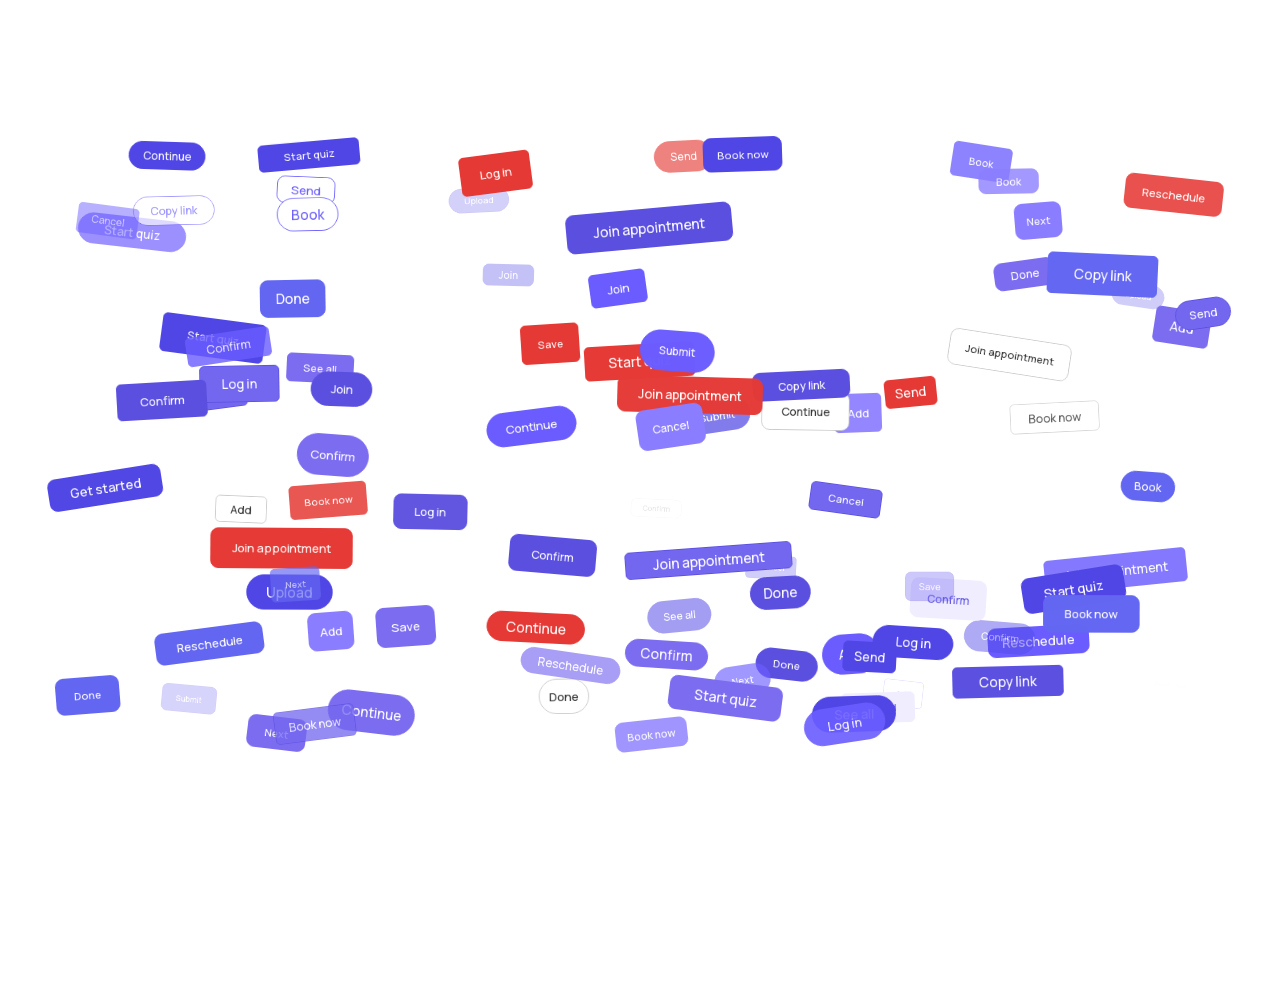
<file: work/iris/buttons.html>
<!doctype html>
<html><head><meta charset="utf-8">
<style>
@font-face{font-family:Manrope;src:url(../../fonts/manrope-var-latin.woff2) format("woff2");font-weight:200 800}
*{box-sizing:border-box;margin:0}
html,body{width:1600px;height:1000px;overflow:hidden}
html{background:transparent}
body{transform-origin:0 0;-webkit-font-smoothing:antialiased}
body{background:transparent;color:#1d2a30;font-family:Manrope,-apple-system,sans-serif;position:relative}
.b{position:absolute;left:0;top:0;display:flex;align-items:center;justify-content:center;gap:8px;white-space:nowrap;
   font-weight:500;will-change:transform}
.b svg{flex:none}
.cap{position:absolute;left:96px;top:72px;font-family:ui-monospace,"SF Mono",Menlo,monospace;font-size:20px;letter-spacing:.01em}
.cap small{display:block;font-family:Manrope;font-size:15px;letter-spacing:.14em;text-transform:uppercase;color:#7a868b;margin-bottom:10px}
</style></head>
<body>
<div class="cap" id="c1"><small>Before</small>123 buttons written by hand · 95 files · 3 radii</div>
<div class="cap" id="c2"><small>Iris</small>One button · 5 variants · 5 states</div>
<div id="stage"></div>
<script>
// seeded random
let seed=7;const R=()=>{seed=(seed*16807)%2147483647;return (seed-1)/2147483646};
const pick=a=>a[Math.floor(R()*a.length)];
const clamp=v=>Math.max(0,Math.min(1,v));
const ease=t=>t<.5?4*t*t*t:1-Math.pow(-2*t+2,3)/2;
const out=t=>1-Math.pow(1-t,3);
const seg=(t,a,b)=>clamp((t-a)/(b-a));
const hex=h=>[1,3,5].map(i=>parseInt(h.slice(i,i+2),16));
const lerp=(a,b,k)=>a+(b-a)*k;
const mixc=(a,b,k)=>`rgb(${a.map((v,i)=>Math.round(lerp(v,b[i],k))).join(',')})`;

// Iris sheet: columns = variants, rows = states (from the Figma sheet)
const SHEET=[
 // [bg, border, text]
 [['#6a5cff','#6a5cff','#ffffff'],['#f5f4ff','#e2deff','#6a5cff'],['#ffffff','#dddddd','#1d1d1f'],['#f9f7f0','#f9f7f0','#6a5cff'],['#e02424','#e02424','#ffffff']],
 [['#4a3fd6','#4a3fd6','#ffffff'],['#e7e4ff','#e7e4ff','#6a5cff'],['#f6f6f6','#e4e4e4','#1d1d1f'],['#f3f3f5','#f3f3f5','#6a5cff'],['#b91c1c','#b91c1c','#ffffff']],
 [['#3a2fb0','#3a2fb0','#ffffff'],['#e7e4ff','#e7e4ff','#6a5cff'],['#e4e4e4','#e4e4e4','#1d1d1f'],['#f9f7f0','#f9f7f0','#3a2fb0'],['#ef4444','#dc2626','#ffffff']],
 [['#6a5cff','#2e2690','#ffffff'],['#f5f4ff','#b9b1ff','#6a5cff'],['#ffffff','#cfcfcf','#1d1d1f'],['#f9f7f0','#f9f7f0','#6a5cff'],['#e02424','#7f1010','#ffffff']],
 [['#b5aeff','#b5aeff','#ffffff'],['#f8f7ff','#eeebff','#c3bdff'],['#e6e6e6','#e6e6e6','#9a9a9a'],['#f9f7f0','#f9f7f0','#c3bdff'],['#ef9a9a','#ef9a9a','#ffffff']],
];
const COLS=5,ROWS=5,BW=150,BH=54,GX=40,GY=34;
const gx0=(1600-(COLS*BW+(COLS-1)*GX))/2, gy0=330;
const slot=i=>{const c=i%COLS,r=Math.floor(i/COLS)%ROWS;return {x:gx0+c*(BW+GX),y:gy0+r*(BH+GY),s:SHEET[r][c]}};

// messy palette: near-miss purples, a few outlines and reds
const MESS=[['#6a5cff','#6a5cff','#ffffff'],['#7c6cf0','#7c6cf0','#ffffff'],['#5b4fe0','#5b4fe0','#ffffff'],['#6366f1','#6366f1','#ffffff'],
 ['#8b7dff','#8b7dff','#ffffff'],['#ffffff','#6a5cff','#6a5cff'],['#ffffff','#c9c9c9','#333333'],['#efedff','#efedff','#5b4fe0'],
 ['#e53935','#e53935','#ffffff'],['#4f46e5','#4f46e5','#ffffff'],['#7367f0','#5b4fe0','#ffffff']];
const LABELS=['Book now','Continue','Join','Join appointment','Submit','Next','Save','Get started','Book','Confirm','See all','Done','Copy link','Start quiz','Cancel','Reschedule','Send','Add','Log in','Upload'];
const RADII=[6,10,999];
const icon=c=>`<svg width="16" height="16" viewBox="0 0 16 16" fill="none" stroke="${c}" stroke-width="1.5"><path d="M1 5V2.5A1.5 1.5 0 0 1 2.5 1H5M11 1h2.5A1.5 1.5 0 0 1 15 2.5V5M15 11v2.5a1.5 1.5 0 0 1-1.5 1.5H11M5 15H2.5A1.5 1.5 0 0 1 1 13.5V11M8 5v6M5 8h6"/></svg>`;

const N=123, stage=document.getElementById('stage'), B=[];
for(let i=0;i<N;i++){
  const m=pick(MESS), h=Math.round(lerp(34,52,R())), fs=Math.round(lerp(13,17,R()));
  const label=pick(LABELS), w=Math.round(label.length*fs*0.58+lerp(28,52,R()));
  const b={i, x:lerp(40,1600-w-40,R()), y:lerp(170,960-h,R()), rot:lerp(-9,9,R()), w,h,fs,rad:pick(RADII),m:m.map(hex),label,
    delay:R()*1.4, fly:R()*0.55, s:slot(i)};
  b.sc=b.s.s.map(hex);
  const el=document.createElement('div');el.className='b';
  el.innerHTML=`<span class="ic" style="display:none"></span><span class="t"></span>`;
  stage.appendChild(el);b.el=el;b.t=el.querySelector('.t');b.ic=el.querySelector('.ic');B.push(b);
}
const $=id=>document.getElementById(id);

const DUR=9.6;
window.render=function(t){
  t=t%DUR;
  for(const b of B){
    const pop=out(seg(t,.25+b.delay,.6+b.delay));
    const k=ease(seg(t,3.6+b.fly,4.9+b.fly));                     // fly into the sheet
    const fade=1-seg(t,8.7,9.4);                                   // loop out
    const x=lerp(b.x,b.s.x,k), y=lerp(b.y,b.s.y,k), w=lerp(b.w,BW,k), h=lerp(b.h,BH,k);
    const rot=lerp(b.rot,0,k), rad=Math.min(lerp(Math.min(b.rad,h/2),BH/2,k),h/2);
    const e=b.el,st=e.style;
    st.width=w+'px';st.height=h+'px';st.borderRadius=rad+'px';
    st.transform=`translate(${x}px,${y}px) rotate(${rot}deg) scale(${lerp(.6,1,pop)})`;
    st.opacity=pop*fade*(b.i<25||k<.98?1:0);
    st.zIndex=b.i<25?2:1;
    st.background=mixc(b.m[0],b.sc[0],k);st.border='1px solid '+mixc(b.m[1],b.sc[1],k);
    st.color=mixc(b.m[2],b.sc[2],k);st.fontSize=lerp(b.fs,15,k)+'px';
    const sheet=k>.5;
    if(b._s!==sheet){b._s=sheet;b.t.textContent=sheet?'{Label}':b.label;
      b.ic.style.display=sheet?'block':'none';b.ic.innerHTML=icon(b.s.s[2]);}
    b.t.style.opacity=Math.abs(k-.5)*2;b.ic.style.opacity=Math.abs(k-.5)*2;
  }
  const c1=out(seg(t,1.6,2.2))*(1-seg(t,3.4,3.8)), c2=out(seg(t,5.2,5.8))*(1-seg(t,8.7,9.2));
  $('c1').style.opacity=c1;$('c1').style.transform=`translateY(${(1-c1)*8}px)`;
  $('c2').style.opacity=c2;$('c2').style.transform=`translateY(${(1-c2)*8}px)`;
};
document.fonts.ready.then(()=>{render(0);window.ready=true;});
</script>
<script>
// Played live on the case study page, over the page's grid paper: scale the 1600×1000 drawing
// to the frame, run it only while it's on screen, and hold one frame under reduced motion
(() => {
  const STILL = 6.5;
  const fit = () => { document.body.style.transform = `scale(${innerWidth / 1600})`; };
  addEventListener('resize', fit);
  fit();
  // ?t=4.2 holds that moment, for checking a frame
  const at = new URLSearchParams(location.search).get('t');
  const still = at !== null || matchMedia('(prefers-reduced-motion: reduce)').matches;
  let visible = false, raf, last, t = 0;
  const loop = (now) => {
    t += last === undefined ? 0 : (now - last) / 1000;
    last = now;
    render(t);
    raf = requestAnimationFrame(loop);
  };
  const start = () => {
    if (still) return render(at !== null ? Number(at) : STILL);
    if (!visible || raf) return;
    last = undefined;
    raf = requestAnimationFrame(loop);
  };
  const stop = () => { cancelAnimationFrame(raf); raf = undefined; };
  new IntersectionObserver(([e]) => { visible = e.isIntersecting; visible ? start() : stop(); })
    .observe(document.documentElement);
  document.fonts.ready.then(start);
})();
</script>
</body></html>
</file>
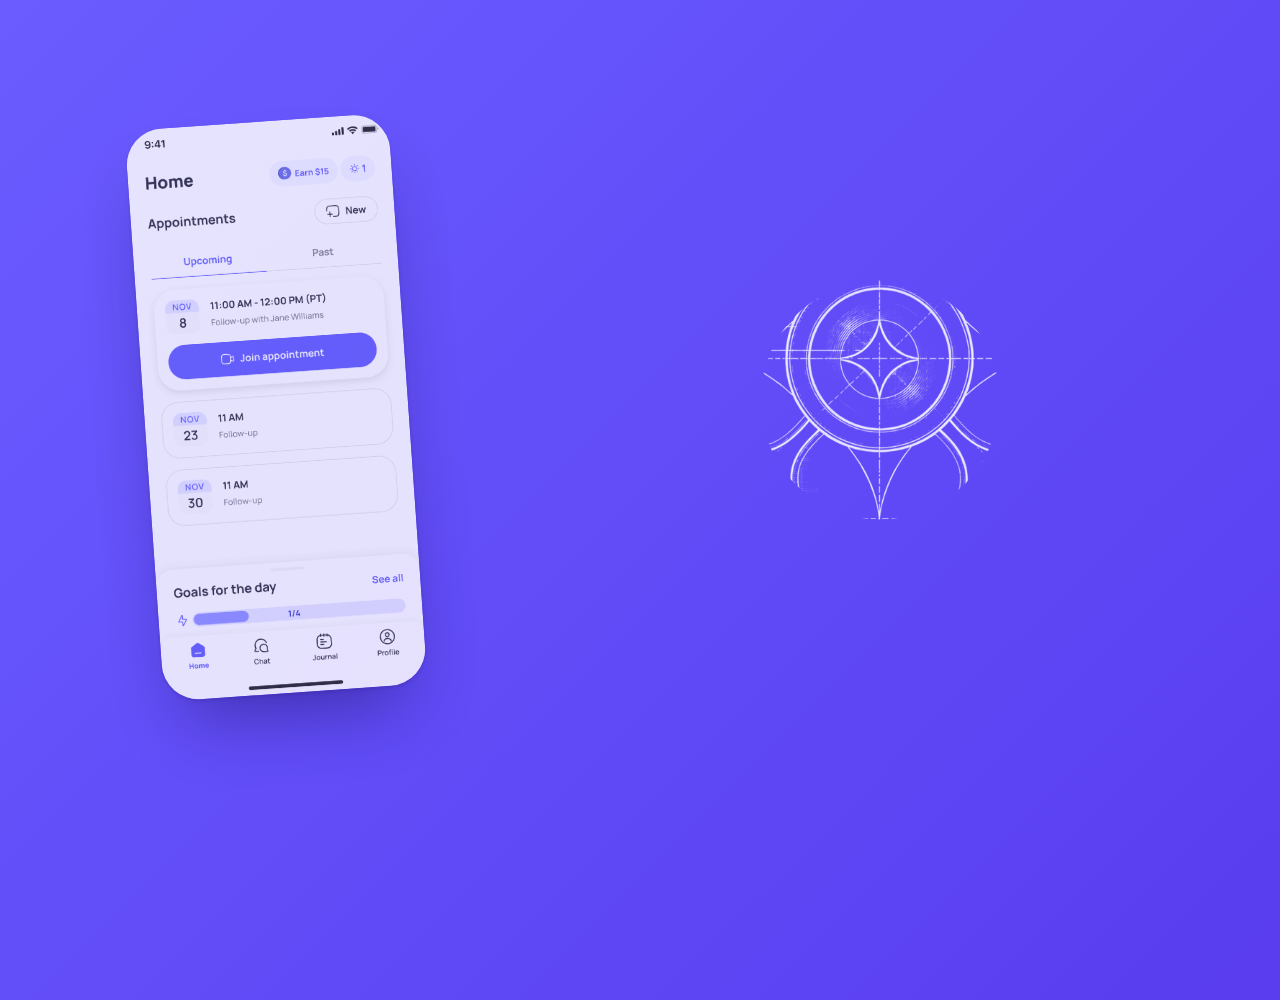
<file: work/iris/cover-blueprint.html>
<!doctype html>
<html><head><meta charset="utf-8">
<!-- Iris cover, option D "Blueprint": one idea, from Anna's purple Figma frames. The mark's
     construction drawing draws itself in, the 3D mark resolves on top of it, and the Fay app
     sits beside it, light then dark. Drawn at 1600×1000. -->
<style>
*{box-sizing:border-box;margin:0}
html,body{width:1600px;height:1000px;overflow:hidden}
html{background:transparent}
body{transform-origin:0 0;position:relative;overflow:hidden;
  background:linear-gradient(135deg,#6a5cff 0%,#5f48f6 55%,#5638ec 100%)}
.abs{position:absolute}
/* same margin above, below and to the right of the drawing's frame */
/* The drawing comes in two layers. The 3D mark's petals are slimmer than the drawn ones and its
   aperture is cut through, so the drawn flower would show around and inside it: that layer fades out
   as the mark lands, and the frame, labels and construction lines stay */
#blue,#petals{left:650px;top:50px;width:900px;height:900px;background:#fff;opacity:.9}
#blue{-webkit-mask:url(../../assets/work/iris-blueprint-frame.svg) center/contain no-repeat;mask:url(../../assets/work/iris-blueprint-frame.svg) center/contain no-repeat}
#petals{-webkit-mask:url(iris-mark-blueprint-flower.png) center/contain no-repeat;mask:url(iris-mark-blueprint-flower.png) center/contain no-repeat}
/* Measured so the 3D mark lands on its drawing: the drawing's centre lines cross at (499, 442) of
   its 1000px image, its outer ring is r 130 and its petal tips r 321; the 3D mark's centre is
   (379.5, 361.5) of 760px, ring r 98.5, tips r 248.5. Hence 893px, centred on (1099, 448) */
#mark{left:653px;top:23px;width:893px;height:893px;filter:drop-shadow(0 40px 60px rgba(30,10,120,.35))}
#phone{left:180px;top:140px;width:330px;height:715px;border-radius:46px;overflow:hidden;
  box-shadow:0 2px 4px rgba(20,10,80,.2),0 50px 90px -30px rgba(20,10,80,.55)}
#phone img{position:absolute;inset:0;width:100%;height:100%}
#dark{clip-path:inset(0 100% 0 0)}
</style></head>
<body>
<div class="abs" id="blue"></div>
<div class="abs" id="petals"></div>
<img src="../../assets/work/iris-blueprint-frame.svg" alt="" hidden><img src="iris-mark-blueprint-flower.png" alt="" hidden><!-- load the masks before the drawing starts -->
<img class="abs" id="mark" src="iris-mark-3d-lg.png" alt="">
<div class="abs" id="phone"><img src="home-light.png" alt=""><img id="dark" src="home-dark.png" alt=""></div>
<script>
const clamp=v=>Math.max(0,Math.min(1,v));
const seg=(t,a,b)=>clamp((t-a)/(b-a));
const out=t=>1-Math.pow(1-t,3);
const ease=t=>t<.5?4*t*t*t:1-Math.pow(-2*t+2,3)/2;
const $=id=>document.getElementById(id);
const DUR=12;
window.render=function(t){
  const first=t;t=t%DUR;
  const w=2*Math.PI*t/DUR;
  // the construction drawing opens out from the centre, the way a compass would draw it
  const b=ease(seg(t,.2,2.4))*(1-seg(t,11.2,11.8));
  $('blue').style.clipPath=$('petals').style.clipPath=`circle(${b*72}% at 50% 50%)`;
  // the 3D mark resolves on top of its own drawing and stays there
  const m=out(seg(t,2.0,3.0))*(1-seg(t,11.0,11.6));
  $('mark').style.opacity=m;
  $('petals').style.opacity=.9*(1-m);
  $('mark').style.transform=`translateY(${(1-m)*16}px) scale(${.94+.06*m})`; // settles exactly on its drawing
  // the app comes in once, then turns dark and back
  const p=out(seg(first,.6,1.6));
  $('phone').style.opacity=p;
  $('phone').style.transform=`translateY(${(1-p)*30+Math.sin(w+1.4)*7}px) rotate(-4deg)`;
  const d=ease(seg(t,4.6,5.7))*(1-ease(seg(t,8.4,9.5)));
  $('dark').style.clipPath=`inset(0 ${(1-d)*100}% 0 0)`;
};
</script>
<script src="play.js" data-still="6.5"></script>
</body></html>
</file>
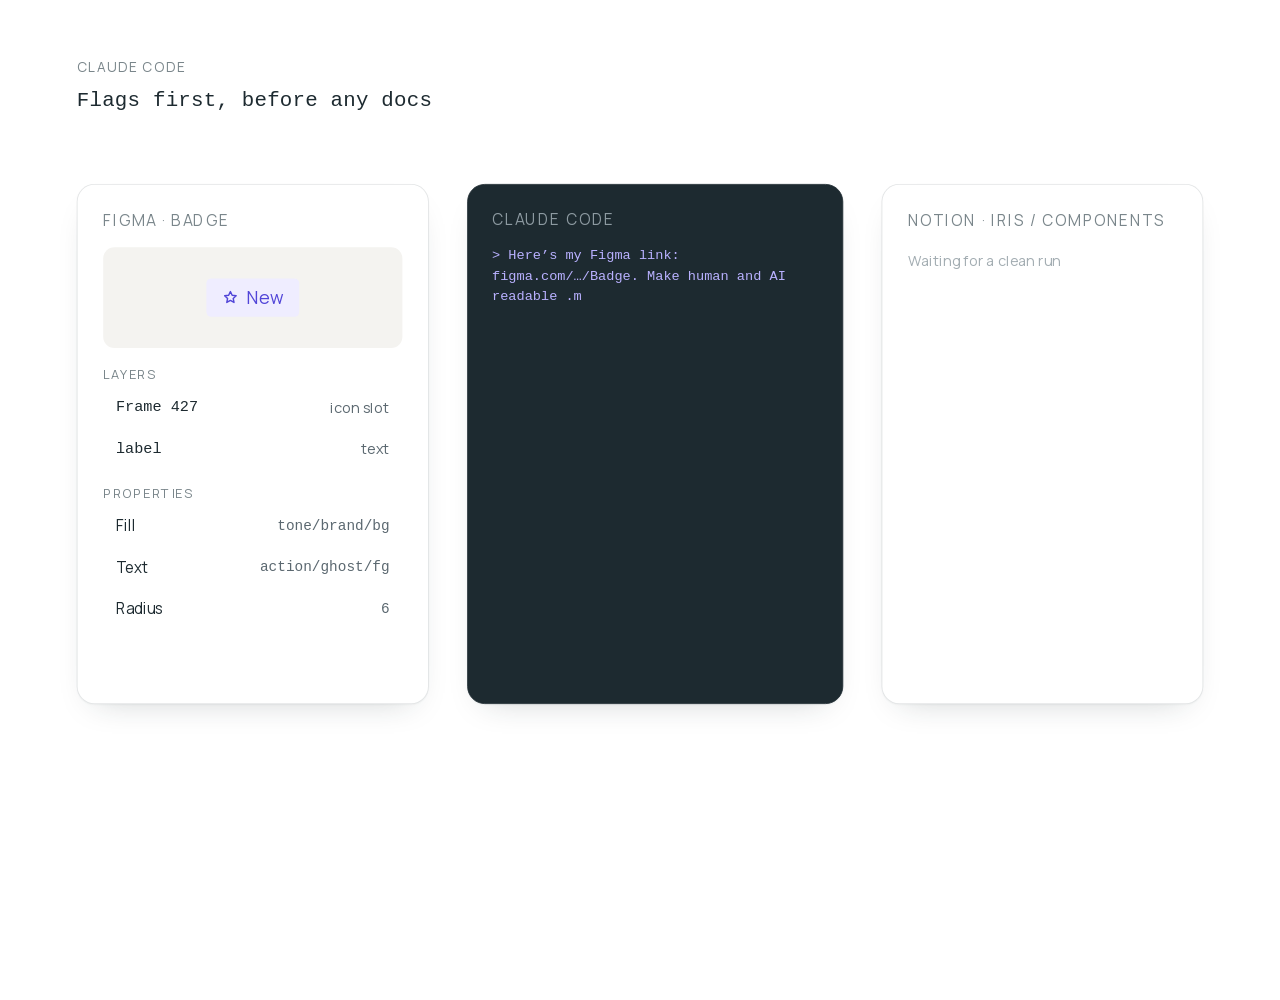
<file: work/iris/docs.html>
<!doctype html>
<html><head><meta charset="utf-8">
<!-- Iris case study, "Docs that check my work": the standing prompt runs on one component,
     flags what's wrong first, and only writes the Notion page once the component is clean.
     Drawn at 1600×1000 like the other Iris animations; render(t) draws any moment. -->
<style>
@font-face{font-family:Manrope;src:url(../../fonts/manrope-var-latin.woff2) format("woff2");font-weight:200 800}
*{box-sizing:border-box;margin:0}
html,body{width:1600px;height:1000px;overflow:hidden}
html{background:transparent}
body{transform-origin:0 0;-webkit-font-smoothing:antialiased}
body{background:transparent;color:#1d2a30;font-family:Manrope,-apple-system,sans-serif;position:relative}
.mono{font-family:ui-monospace,"SF Mono",Menlo,monospace}
.abs{position:absolute}
.cap{left:96px;top:72px;font-size:26px;letter-spacing:.01em}
.cap small{display:block;font-family:Manrope;font-size:17px;letter-spacing:.14em;text-transform:uppercase;color:#7a868b;margin-bottom:10px}
.panel{background:#fff;border:1.5px solid rgba(29,42,48,.12);border-radius:22px;box-shadow:0 1px 2px rgba(29,42,48,.05),0 18px 40px -24px rgba(29,42,48,.25)}
.head{font-size:19px;letter-spacing:.12em;text-transform:uppercase;color:#7a868b}

/* Figma */
#A{left:96px;top:230px;width:440px;height:650px;padding:32px}
#canvas{margin-top:20px;height:126px;border-radius:14px;background:#f4f3f0;display:flex;align-items:center;justify-content:center}
#badge{display:flex;align-items:center;gap:10px;height:48px;padding:0 20px;background:#efedff;color:#5145d8;font-size:22px}
#badge svg{flex:none}
.sub{margin-top:22px;font-size:16px;letter-spacing:.12em;text-transform:uppercase;color:#7a868b}
.item{position:relative;margin-top:8px;display:flex;justify-content:space-between;align-items:center;height:44px;padding:0 14px;border-radius:10px;font-size:19px;border:2px solid transparent}
.item .v{font-size:18px;color:#5b6870}
.item .n{position:absolute;left:-14px;top:50%;width:26px;height:26px;margin-top:-13px;border-radius:50%;background:#d39a2a;color:#fff;font-size:15px;display:flex;align-items:center;justify-content:center;opacity:0}

/* Claude Code */
#B{left:584px;top:230px;width:470px;height:650px;padding:30px 30px;background:#1d2a30;color:#e8ecef;border-color:#1d2a30}
#B .head{color:#8d9aa1}
#term{margin-top:20px;font-size:17px;line-height:1.5;white-space:pre-wrap}
#term .me{color:#b9b1ff}
#term .warn{color:#f0b54a}
#term .ok{color:#7ad1a4}
#term .dim{color:#8d9aa1}
#term .fix{text-decoration:line-through;text-decoration-color:rgba(232,236,239,.5);color:#8d9aa1}

/* Notion */
#C{left:1102px;top:230px;width:402px;height:650px;padding:32px}
#doc h1{margin-top:20px;font-weight:400;font-size:34px}
.sec{margin-top:22px}
.sec h4{font-weight:400;font-size:19px;margin-bottom:8px}
.sec p{font-size:16px;line-height:1.45;color:#5b6870}
.bar{height:10px;border-radius:5px;background:#e9e7e2;margin-top:8px}
#wait{margin-top:24px;font-size:18px;color:#a3adb2}

#cursor{position:absolute;left:0;top:0;width:34px;height:34px;filter:drop-shadow(0 2px 3px rgba(0,0,0,.25))}
#ring{position:absolute;width:44px;height:44px;margin:-22px 0 0 -22px;border-radius:50%;border:2.5px solid #6a5cff;opacity:0}
</style></head>
<body>
<div class="abs cap" id="c1"><small>Claude Code</small><span class="mono">Flags first, before any docs</span></div>
<div class="abs cap" id="c2"><small>Design</small><span class="mono">Fix what it flags, run it again</span></div>
<div class="abs cap" id="c3"><small>Notion</small><span class="mono">Then it writes the page</span></div>

<div class="abs panel" id="A">
  <p class="head">Figma · Badge</p>
  <div id="canvas"><div id="badge">
    <svg width="20" height="20" viewBox="0 0 20 20" fill="none" stroke="currentColor" stroke-width="1.8"><path d="M10 2.5l2.2 4.6 5 .6-3.7 3.4 1 5-4.5-2.5-4.5 2.5 1-5L2.8 7.7l5-.6z" stroke-linejoin="round"/></svg>
    <span>New</span></div></div>
  <p class="sub">Layers</p>
  <div class="item" id="i0"><span class="k mono">Frame 427</span><span class="v">icon slot</span><span class="n">1</span></div>
  <div class="item"><span class="k mono">label</span><span class="v">text</span></div>
  <p class="sub">Properties</p>
  <div class="item"><span>Fill</span><span class="v mono">tone/brand/bg</span></div>
  <div class="item" id="i1"><span>Text</span><span class="v mono">action/ghost/fg</span><span class="n">2</span></div>
  <div class="item" id="i2"><span>Radius</span><span class="v mono">6</span><span class="n">3</span></div>
</div>

<div class="abs panel" id="B">
  <p class="head">Claude Code</p>
  <div id="term" class="mono"></div>
</div>

<div class="abs panel" id="C">
  <p class="head">Notion · Iris / Components</p>
  <p id="wait">Waiting for a clean run</p>
  <div id="doc">
    <h1 id="d0">Badge</h1>
    <div class="sec" id="d1"><h4>Structure</h4><p>Icon slot, label. One icon, left or right.</p><div class="bar" style="width:86%"></div></div>
    <div class="sec" id="d2"><h4>Tokens used</h4><p class="mono">tone/brand/bg · fg/brand · radius/full</p><div class="bar" style="width:64%"></div></div>
    <div class="sec" id="d3"><h4>Props</h4><p class="mono">tone · size · leftIcon | rightIcon</p><div class="bar" style="width:74%"></div></div>
    <div class="sec" id="d4"><h4>Do / Don’t</h4><div class="bar" style="width:92%"></div><div class="bar" style="width:58%"></div></div>
  </div>
</div>

<div id="ring"></div>
<svg id="cursor" viewBox="0 0 24 24"><path d="M5 2.5v17.2l4.6-4.3 2.9 6.6 2.9-1.3-2.9-6.5h6.3z" fill="#1d2a30" stroke="#fff" stroke-width="1.4" stroke-linejoin="round"/></svg>

<script>
const clamp=v=>Math.max(0,Math.min(1,v));
const seg=(t,a,b)=>clamp((t-a)/(b-a));
const out=t=>1-Math.pow(1-t,3);
const ease=t=>t<.5?4*t*t*t:1-Math.pow(-2*t+2,3)/2;
const lerp=(a,b,k)=>a+(b-a)*k;
const $=id=>document.getElementById(id);
const esc=s=>s.replace(/&/g,'&amp;').replace(/</g,'&lt;');

const PROMPT='> Here’s my Figma link: figma.com/…/Badge. Make human and AI readable .md documentation. Flag to me first if anything isn’t named, you think I’ve misused a token, or any values are hard-coded.';
const FLAGS=['1. Layer “Frame 427” isn’t named','2. Text uses action/ghost/fg, which is for buttons','3. Radius 6 is hard-coded'];
const FLAG_AT=[2.6,3.0,3.4];          // each flag prints, and its row lights up
const FIX_AT=[4.3,5.2,6.1];           // the designer fixes it
const FIXED=[['icon',null],[null,'fg/brand'],[null,'radius/full']];

// where the cursor goes: each flagged row, measured from the layout once fonts are in
let ROWS=[];
function pos(el){let x=0,y=0;for(let e=el;e&&e!==document.body;e=e.offsetParent){x+=e.offsetLeft;y+=e.offsetTop;}return [x,y,el.offsetWidth,el.offsetHeight];}
function place(){ROWS=['i0','i1','i2'].map(id=>{const [x,y,w,h]=pos($(id));return [x+w-60,y+h/2];});}
function cursorAt(t){
  const P=[[0,470,950],[3.6,470,950]];
  FIX_AT.forEach((f,i)=>{P.push([f-.5,...ROWS[i]],[f+.25,...ROWS[i]]);});
  P.push([7.0,540,950]);
  for(let i=0;i<P.length-1;i++){const [t0,x0,y0]=P[i],[t1,x1,y1]=P[i+1];
    if(t<=t1){const k=ease(seg(t,t0,t1));return [lerp(x0,x1,k),lerp(y0,y1,k)];}}
  return P[P.length-1].slice(1);
}

const DUR=13;
window.render=function(t){
  t=t%DUR;
  document.body.style.opacity=(1-seg(t,12.3,12.9))*out(seg(t,0,.5));

  const cap=(id,a,b)=>{const k=out(seg(t,a,a+.5))*(1-seg(t,b,b+.35));const e=$(id);e.style.opacity=k;e.style.transform=`translateY(${(1-k)*8}px)`;};
  cap('c1',.3,3.7);cap('c2',3.9,7.0);cap('c3',7.2,12.6);

  // the terminal: prompt types, flags print, fixes strike through, then a clean run
  const typedN=Math.round(PROMPT.length*seg(t,.6,2.2));
  let html=`<span class="me">${esc(PROMPT.slice(0,typedN))}</span>`;
  if(t>=2.4) html+=`\n\n<span class="warn">3 things to fix first:</span>`;
  FLAGS.forEach((f,i)=>{ if(t>=FLAG_AT[i]) html+=`\n<span class="${t>=FIX_AT[i]+.1?'fix':''}">${esc(f)}</span>`; });
  if(t>=6.6) html+=`\n\n<span class="me">${esc('> Run it again'.slice(0,Math.round(14*seg(t,6.6,7.0))))}</span>`;
  if(t>=7.3) html+=`\n<span class="ok">✓ Clean. Nothing to flag.</span>`;
  if(t>=7.7) html+=`\n<span class="dim">Writing Badge into Notion…</span>`;
  if(t>=10.2) html+=`\n<span class="ok">✓ Done</span>`;
  $('term').innerHTML=html;

  // the Figma rows: amber while flagged, green as they're fixed, then quiet
  ['i0','i1','i2'].forEach((id,i)=>{
    const e=$(id), on=t>=FLAG_AT[i], fixed=t>=FIX_AT[i];
    const settle=seg(t,FIX_AT[i]+.3,FIX_AT[i]+1.1);
    e.style.borderColor=!on?'transparent':fixed?`rgba(31,122,82,${1-settle})`:'#d39a2a';
    e.style.background=!on?'transparent':fixed?`rgba(31,122,82,${.08*(1-settle)})`:'rgba(211,154,42,.08)';
    const n=e.querySelector('.n');n.style.opacity=on&&!fixed?out(seg(t,FLAG_AT[i],FLAG_AT[i]+.25)):0;
    const [k,v]=FIXED[i];
    if(k) e.querySelector('.k').textContent=fixed?k:'Frame 427';
    if(v) e.querySelector('.v').textContent=fixed?v:(i===1?'action/ghost/fg':'6');
  });
  // the radius fix is the one you can see: the badge becomes a pill
  $('badge').style.borderRadius=lerp(6,24,out(seg(t,FIX_AT[2],FIX_AT[2]+.4)))+'px';

  // Notion fills in once the run is clean
  $('wait').style.opacity=1-seg(t,7.6,7.9);
  ['d0','d1','d2','d3','d4'].forEach((id,i)=>{const k=out(seg(t,7.9+i*.55,8.3+i*.55));const e=$(id);e.style.opacity=k;e.style.transform=`translateY(${(1-k)*10}px)`;});

  // the cursor and its clicks
  const [cx,cy]=cursorAt(t);
  $('cursor').style.transform=`translate(${cx-7}px,${cy-4}px)`;
  $('cursor').style.opacity=out(seg(t,3.6,3.9))*(1-seg(t,6.6,7.0));
  let rk=0;for(const c of FIX_AT){const k=seg(t,c,c+.45);if(k>0&&k<1)rk=k;}
  const ring=$('ring');ring.style.left=cx+'px';ring.style.top=cy+'px';ring.style.opacity=rk?(1-rk)*.9:0;ring.style.transform=`scale(${.5+rk})`;
};
document.fonts.ready.then(()=>{place();render(0);window.ready=true;});
</script>
<script>
// Played live on the case study page, over the page's grid paper: scale the 1600×1000 drawing
// to the frame, run it only while it's on screen, and hold one frame under reduced motion
(() => {
  const STILL = 11;
  const fit = () => { document.body.style.transform = `scale(${innerWidth / 1600})`; };
  addEventListener('resize', fit);
  fit();
  // ?t=4.2 holds that moment, for checking a frame
  const at = new URLSearchParams(location.search).get('t');
  const still = at !== null || matchMedia('(prefers-reduced-motion: reduce)').matches;
  let visible = false, raf, last, t = 0;
  const loop = (now) => {
    t += last === undefined ? 0 : (now - last) / 1000;
    last = now;
    render(t);
    raf = requestAnimationFrame(loop);
  };
  const start = () => {
    if (still) return render(at !== null ? Number(at) : STILL);
    if (!visible || raf) return;
    last = undefined;
    raf = requestAnimationFrame(loop);
  };
  const stop = () => { cancelAnimationFrame(raf); raf = undefined; };
  new IntersectionObserver(([e]) => { visible = e.isIntersecting; visible ? start() : stop(); })
    .observe(document.documentElement);
  document.fonts.ready.then(() => { place(); start(); });
})();
</script>
</body></html>
</file>
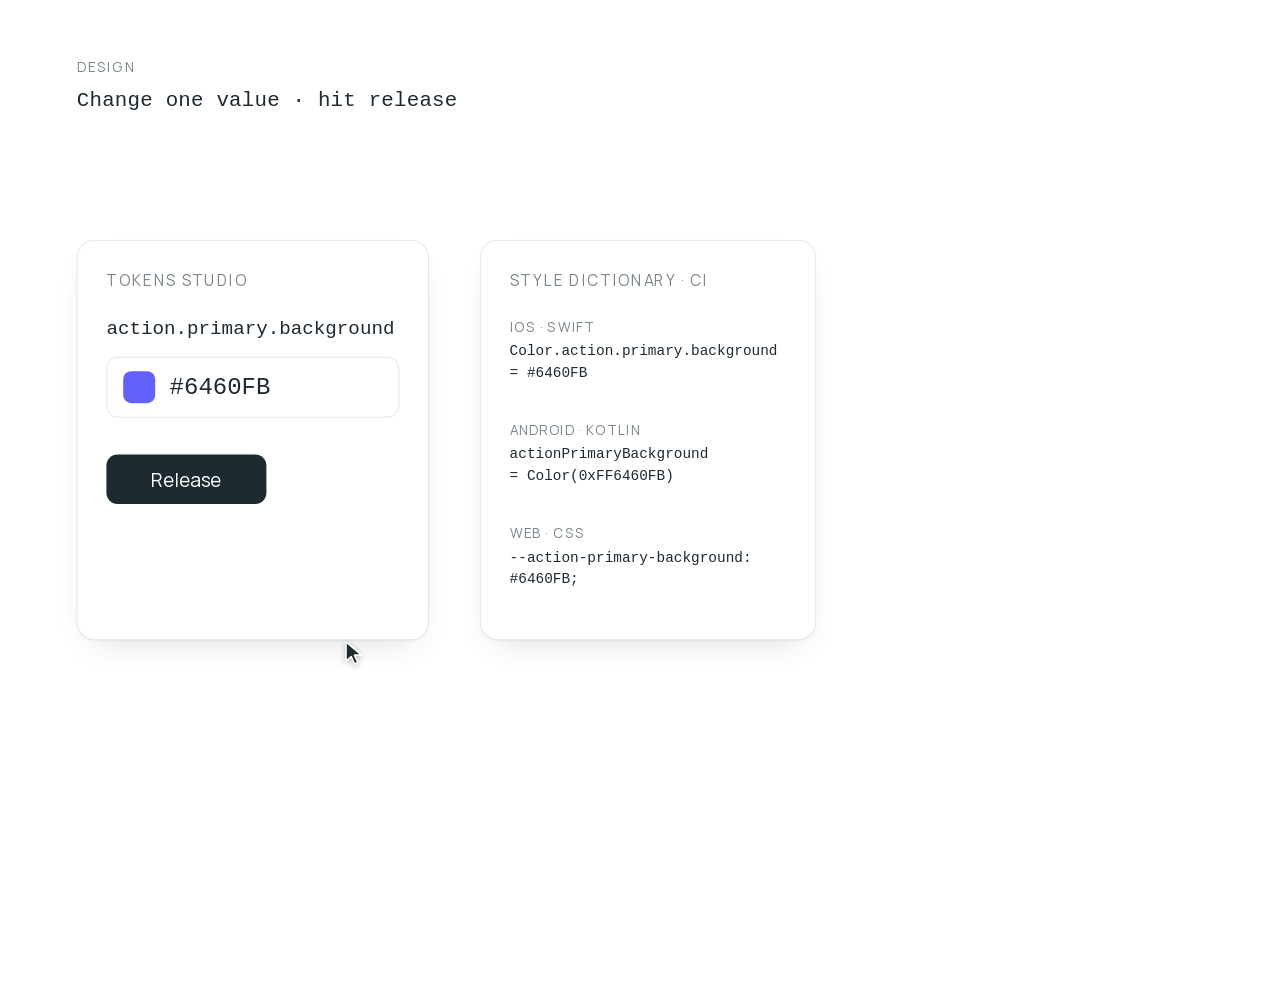
<file: work/iris/release.html>
<!doctype html>
<html><head><meta charset="utf-8">
<!-- Iris case study, "One change, two clicks": publish one token, three pull requests open.
     Drawn at 1600×1000 like buttons.html and surfaces.html; render(t) draws any moment. -->
<style>
@font-face{font-family:Manrope;src:url(../../fonts/manrope-var-latin.woff2) format("woff2");font-weight:200 800}
*{box-sizing:border-box;margin:0}
html,body{width:1600px;height:1000px;overflow:hidden}
html{background:transparent}
body{transform-origin:0 0;-webkit-font-smoothing:antialiased}
body{background:transparent;color:#1d2a30;font-family:Manrope,-apple-system,sans-serif;position:relative}
.mono{font-family:ui-monospace,"SF Mono",Menlo,monospace}
.abs{position:absolute}
.cap{left:96px;top:72px;font-size:26px;letter-spacing:.01em}
.cap small{display:block;font-family:Manrope;font-size:17px;letter-spacing:.14em;text-transform:uppercase;color:#7a868b;margin-bottom:10px}
.panel{background:#fff;border:1.5px solid rgba(29,42,48,.12);border-radius:22px;box-shadow:0 1px 2px rgba(29,42,48,.05),0 18px 40px -24px rgba(29,42,48,.25)}
.head{font-size:19px;letter-spacing:.12em;text-transform:uppercase;color:#7a868b}

/* Tokens Studio */
#A{left:96px;top:300px;width:440px;height:500px;padding:36px}
#tokName{margin-top:34px;font-size:24px}
#field{margin-top:22px;display:flex;align-items:center;gap:18px;height:76px;padding:0 20px;border:1.5px solid rgba(29,42,48,.16);border-radius:14px}
#sw{width:40px;height:40px;border-radius:10px}
#hex{font-size:30px;white-space:pre}
#caret{display:inline-block;width:2px;height:32px;background:#6a5cff;vertical-align:-5px;margin-left:2px}
#rel{margin-top:46px;width:200px;height:62px;border-radius:14px;display:flex;align-items:center;justify-content:center;gap:10px;
  background:#1d2a30;color:#fff;font-size:24px}

/* Style Dictionary */
#B{left:600px;top:300px;width:420px;height:500px;padding:36px}
.row{margin-top:22px;margin-inline:-14px;padding:12px 14px;border-radius:10px}
.row b{display:block;font-weight:400;font-size:17px;letter-spacing:.1em;text-transform:uppercase;color:#7a868b;margin-bottom:6px}
.row span{display:block;font-size:18px;line-height:1.5;white-space:pre}

/* Pull requests */
.pr{left:1084px;width:420px;height:196px;padding:26px 28px}
.pr h3{font-weight:400;font-size:26px}
.pr .t{margin-top:4px;font-size:19px;color:#7a868b}
.pr .sum{margin-top:12px}
.st{margin-top:22px;display:flex;align-items:center;gap:10px;font-size:20px}
.dot{width:14px;height:14px;border-radius:50%}
.spin{width:18px;height:18px;border-radius:50%;border:2.5px solid #d39a2a;border-right-color:transparent}
.pv{position:absolute;right:28px;top:26px;width:150px;height:44px;border-radius:11px;color:#fff;font-size:17px;
  display:flex;align-items:center;justify-content:center}
.mg{position:absolute;right:28px;bottom:24px;height:44px;padding:0 18px;border-radius:11px;font-size:19px;
  display:flex;align-items:center;border:1.5px solid rgba(29,42,48,.18);background:#fff}

svg#wires{position:absolute;inset:0;pointer-events:none}
#cursor{position:absolute;left:0;top:0;width:34px;height:34px;filter:drop-shadow(0 2px 3px rgba(0,0,0,.25))}
#ring{position:absolute;width:44px;height:44px;margin:-22px 0 0 -22px;border-radius:50%;border:2.5px solid #6a5cff;opacity:0}
</style></head>
<body>
<div class="abs cap" id="c1"><small>Design</small><span class="mono">Change one value · hit release</span></div>
<div class="abs cap" id="c2"><small>CI</small><span class="mono">Swift, Kotlin and CSS, written for you</span></div>
<div class="abs cap" id="c3"><small>Engineering</small><span class="mono">Checks pass · approve and merge</span></div>

<svg id="wires" viewBox="0 0 1600 1000">
  <path id="w1" d="M536 550 C568 550 568 550 600 550" fill="none" stroke="#6a5cff" stroke-width="2.5" stroke-dasharray="6 8"/>
  <path id="w2" d="M1020 550 C1052 550 1052 348 1084 348" fill="none" stroke="#6a5cff" stroke-width="2.5" stroke-dasharray="6 8"/>
  <path id="w3" d="M1020 550 C1052 550 1052 568 1084 568" fill="none" stroke="#6a5cff" stroke-width="2.5" stroke-dasharray="6 8"/>
  <path id="w4" d="M1020 550 C1052 550 1052 788 1084 788" fill="none" stroke="#6a5cff" stroke-width="2.5" stroke-dasharray="6 8"/>
</svg>

<div class="abs panel" id="A">
  <p class="head">Tokens Studio</p>
  <p class="mono" id="tokName">action.primary.background</p>
  <div id="field"><div id="sw"></div><span class="mono" id="hex"></span><span id="caret"></span></div>
  <div id="rel"><span id="relT">Release</span></div>
</div>

<div class="abs panel" id="B">
  <p class="head">Style Dictionary · CI</p>
  <div class="row" id="r0"><b>iOS · Swift</b><span class="mono"></span></div>
  <div class="row" id="r1"><b>Android · Kotlin</b><span class="mono"></span></div>
  <div class="row" id="r2"><b>Web · CSS</b><span class="mono"></span></div>
</div>

<div class="abs panel pr" id="p0" style="top:250px"><h3>iOS</h3><p class="t">Iris tokens release</p>
  <div class="st"><span class="ic"></span><span class="lb"></span></div><div class="pv">Book</div><div class="mg">Merge</div></div>
<div class="abs panel pr" id="p1" style="top:470px"><h3>Android</h3><p class="t">Iris tokens release</p>
  <div class="st"><span class="ic"></span><span class="lb"></span></div><div class="pv">Book</div><div class="mg">Merge</div></div>
<div class="abs panel pr" id="p2" style="top:690px"><h3>Web</h3><p class="t">Iris tokens release</p>
  <div class="st"><span class="ic"></span><span class="lb"></span></div><p class="t sum">Summary by Claude: 1 token, Button</p><div class="pv">Book</div></div>

<div id="ring"></div>
<svg id="cursor" viewBox="0 0 24 24"><path d="M5 2.5v17.2l4.6-4.3 2.9 6.6 2.9-1.3-2.9-6.5h6.3z" fill="#1d2a30" stroke="#fff" stroke-width="1.4" stroke-linejoin="round"/></svg>

<script>
const clamp=v=>Math.max(0,Math.min(1,v));
const seg=(t,a,b)=>clamp((t-a)/(b-a));
const out=t=>1-Math.pow(1-t,3);
const ease=t=>t<.5?4*t*t*t:1-Math.pow(-2*t+2,3)/2;
const lerp=(a,b,k)=>a+(b-a)*k;
const hex=h=>[1,3,5].map(i=>parseInt(h.slice(i,i+2),16));
const mixc=(a,b,k)=>`rgb(${a.map((v,i)=>Math.round(lerp(v,b[i],k))).join(',')})`;
const $=id=>document.getElementById(id);

const OLD='#6460FB', NEW='#4B44D6', O=hex(OLD), N=hex(NEW);
// What Style Dictionary writes for each platform; the value is the part that gets rewritten
const LINES=[['Color.action.primary.background',v=>'= '+v],['actionPrimaryBackground',v=>'= Color(0xFF'+v.slice(1)+')'],['--action-primary-background:',v=>v+';']];
const ROW_AT=[3.7,4.1,4.5];               // when each platform file is rewritten
const PR_AT=[5.1,5.3,5.5];                // when each pull request opens
const PASS_AT=[6.5,6.8,7.0];              // when its checks go green
const MERGE_AT=[7.7,8.4,7.3];             // iOS and Android by a click, web merges itself

// The cursor: [time, x, y]; clicks are where it pauses
const PATH=[[0,470,930],[.9,470,930],[1.5,340,490],[2.6,340,490],[3.1,240,604],[3.6,240,604],[4.2,540,930],[6.9,540,930],[7.5,1440,403],[7.9,1440,403],[8.2,1440,623],[8.9,1440,623],[9.5,1520,960]];
const CLICKS=[1.5,3.1,7.6,8.3];
function cursorAt(t){
  for(let i=0;i<PATH.length-1;i++){const [t0,x0,y0]=PATH[i],[t1,x1,y1]=PATH[i+1];
    if(t<=t1){const k=ease(seg(t,t0,t1));return [lerp(x0,x1,k),lerp(y0,y1,k)];}}
  return PATH[PATH.length-1].slice(1);
}
// A hex value half-typed: the new one replacing the old, character by character
const typed=(k)=>{const n=Math.round(k*6);return k<=0?OLD:NEW.slice(0,1+n);};

const DUR=11;
window.render=function(t){
  t=t%DUR;
  const fade=1-seg(t,10.3,10.9);
  document.body.style.opacity=fade*out(seg(t,0,.5));

  // captions
  const cap=(id,a,b)=>{const k=out(seg(t,a,a+.5))*(1-seg(t,b,b+.35));const e=$(id);e.style.opacity=k;e.style.transform=`translateY(${(1-k)*8}px)`;};
  cap('c1',.3,3.4);cap('c2',3.6,5.8);cap('c3',6.0,10.6);

  // Tokens Studio: the value is retyped, the swatch follows
  const kt=seg(t,1.75,2.45), done=kt>=1;
  $('hex').textContent=typed(kt);
  $('caret').style.opacity=(t>1.55&&t<2.9)?((t*2.4)%1<.6?1:0):0;
  $('sw').style.background=mixc(O,N,out(seg(t,2.35,2.6)));
  $('field').style.borderColor=t>1.5&&t<2.9?'#6a5cff':'rgba(29,42,48,.16)';
  const pressRel=seg(t,3.1,3.18)*(1-seg(t,3.18,3.3));
  $('rel').style.transform=`scale(${1-.05*pressRel})`;
  const released=t>=3.25;
  $('relT').textContent=released?'Released ✓':'Release';
  $('rel').style.background=released?'#1f7a52':'#1d2a30';

  // wires carry the release on; the dashes run while CI works
  const flow=(id,a,b)=>{const p=$(id),k=seg(t,a,b);p.style.opacity=k>0&&t<9.6?1:0;p.style.strokeDashoffset=-t*40;};
  flow('w1',3.3,3.5);['w2','w3','w4'].forEach((w,i)=>flow(w,4.8+i*.2,5+i*.2));

  // Style Dictionary rewrites each platform file
  LINES.forEach(([pre,fmt],i)=>{
    const k=seg(t,ROW_AT[i],ROW_AT[i]+.35);
    $('r'+i).querySelector('span').textContent=pre+'\n'+fmt(k<=0?OLD:typed(k));
    const flash=seg(t,ROW_AT[i],ROW_AT[i]+.2)*(1-seg(t,ROW_AT[i]+.6,ROW_AT[i]+1.1));
    $('r'+i).style.background=`rgba(106,92,255,${.12*flash})`;
  });

  // three pull requests: open, check, merge
  for(let i=0;i<3;i++){
    const e=$('p'+i), k=out(seg(t,PR_AT[i],PR_AT[i]+.45));
    e.style.opacity=k;e.style.transform=`translateX(${(1-k)*28}px)`;
    const passed=t>=PASS_AT[i], merged=t>=MERGE_AT[i];
    const ic=e.querySelector('.st').firstElementChild, lb=e.querySelector('.lb');
    if(merged){ic.className='dot';ic.style.background='#6a5cff';ic.style.transform='';lb.textContent=i===2?'Merged by itself once CI passed':'Merged';}
    else if(passed){ic.className='dot';ic.style.background='#1f7a52';ic.style.transform='';lb.textContent='Checks passed';}
    else{ic.className='spin';ic.style.background='none';ic.style.transform=`rotate(${t*400}deg)`;lb.textContent='Checks running';}
    lb.style.color=merged?'#5145d8':passed?'#1f7a52':'#7a868b';
    e.querySelector('.pv').style.background=mixc(O,N,out(seg(t,MERGE_AT[i],MERGE_AT[i]+.4)));
    const mg=e.querySelector('.mg');
    if(mg){const pr=seg(t,MERGE_AT[i]-.1,MERGE_AT[i]-.02)*(1-seg(t,MERGE_AT[i]-.02,MERGE_AT[i]+.1));
      mg.style.transform=`scale(${1-.05*pr})`;mg.style.opacity=merged?0:passed?1:.35;}
  }

  // the cursor and its clicks
  const [cx,cy]=cursorAt(t);
  const show=out(seg(t,.6,1))*(1-seg(t,9.2,9.6));
  $('cursor').style.transform=`translate(${cx-7}px,${cy-4}px)`;$('cursor').style.opacity=show;
  const ring=$('ring');let rk=0,rx=cx,ry=cy;
  for(const c of CLICKS){const k=seg(t,c,c+.45);if(k>0&&k<1){rk=k;}}
  ring.style.left=rx+'px';ring.style.top=ry+'px';ring.style.opacity=rk?(1-rk)*.9:0;ring.style.transform=`scale(${.5+rk})`;
};
document.fonts.ready.then(()=>{render(0);window.ready=true;});
</script>
<script>
// Played live on the case study page, over the page's grid paper: scale the 1600×1000 drawing
// to the frame, run it only while it's on screen, and hold one frame under reduced motion
(() => {
  const STILL = 8.9;
  const fit = () => { document.body.style.transform = `scale(${innerWidth / 1600})`; };
  addEventListener('resize', fit);
  fit();
  // ?t=4.2 holds that moment, for checking a frame
  const at = new URLSearchParams(location.search).get('t');
  const still = at !== null || matchMedia('(prefers-reduced-motion: reduce)').matches;
  let visible = false, raf, last, t = 0;
  const loop = (now) => {
    t += last === undefined ? 0 : (now - last) / 1000;
    last = now;
    render(t);
    raf = requestAnimationFrame(loop);
  };
  const start = () => {
    if (still) return render(at !== null ? Number(at) : STILL);
    if (!visible || raf) return;
    last = undefined;
    raf = requestAnimationFrame(loop);
  };
  const stop = () => { cancelAnimationFrame(raf); raf = undefined; };
  new IntersectionObserver(([e]) => { visible = e.isIntersecting; visible ? start() : stop(); })
    .observe(document.documentElement);
  document.fonts.ready.then(start);
})();
</script>
</body></html>
</file>
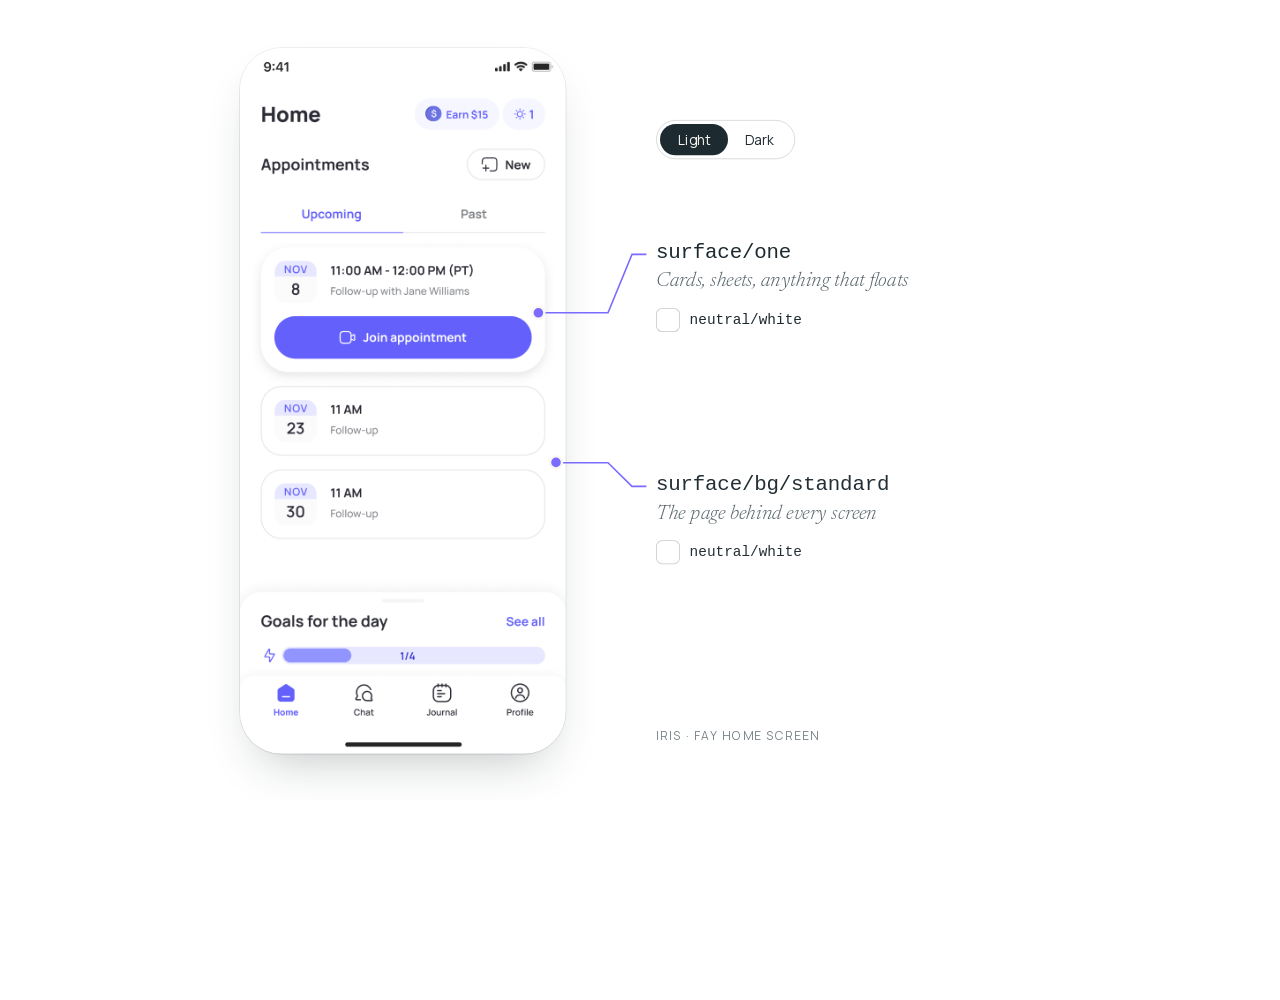
<file: work/iris/surfaces.html>
<!doctype html>
<html><head><meta charset="utf-8">
<style>
@font-face{font-family:Newsreader;src:url(../../fonts/newsreader-latin.woff2);font-weight:200 800}
@font-face{font-family:Newsreader;font-style:italic;src:url(../../fonts/newsreader-italic-latin.woff2);font-weight:200 800}
@font-face{font-family:Manrope;src:url(../../fonts/manrope-var-latin.woff2) format("woff2");font-weight:200 800}
*{box-sizing:border-box;margin:0}
html,body{width:1600px;height:1000px;overflow:hidden}
html{background:transparent}
body{transform-origin:0 0;-webkit-font-smoothing:antialiased}
body{background:transparent;color:#1d2a30;font-family:Manrope,sans-serif;position:relative}
.mono{font-family:ui-monospace,"SF Mono",Menlo,monospace}

#phone{position:absolute;left:300px;top:60px;width:407px;height:882px;border-radius:52px;overflow:hidden;
  box-shadow:0 1px 2px rgba(29,42,48,.08),0 30px 60px -24px rgba(29,42,48,.28);outline:1px solid rgba(29,42,48,.10)}
#phone img{position:absolute;inset:0;width:100%;height:100%;display:block}
#dark{clip-path:inset(0 100% 0 0)}
#seam{position:absolute;top:0;bottom:0;width:2px;background:#7b6cff;box-shadow:0 0 18px 2px rgba(123,108,255,.7);opacity:0}

.ring{position:absolute;border:2px solid #7b6cff;opacity:0;pointer-events:none}
#ringCard{left:326px;top:310px;width:356px;height:170px;border-radius:24px}
#dot1,#dot2{position:absolute;width:12px;height:12px;border-radius:50%;background:#7b6cff;border:3px solid #f9f7f0;box-sizing:content-box;margin:-9px 0 0 -9px}
svg#lines{position:absolute;inset:0;pointer-events:none}

.toggle{position:absolute;left:820px;top:150px;display:flex;gap:0;border:1px solid rgba(29,42,48,.2);border-radius:999px;padding:4px;font-size:17px;letter-spacing:.02em}
.toggle span{padding:8px 22px;border-radius:999px}

.label{position:absolute;left:820px;width:640px;opacity:0}
.label .tok{font-size:26px;letter-spacing:-.01em}
.label .use{font-family:Newsreader;font-style:italic;font-weight:300;font-size:26px;line-height:1.25;color:#55636a;margin-top:6px}
.label .val{display:flex;align-items:center;gap:12px;margin-top:16px;font-size:18px;color:#1d2a30}
.sw{width:30px;height:30px;border-radius:8px;border:1px solid rgba(29,42,48,.25)}
#L1{top:300px}#L2{top:590px}
.caption{position:absolute;left:820px;bottom:70px;font-size:15px;letter-spacing:.14em;text-transform:uppercase;color:#7a868b}
</style></head>
<body>
<div id="phone"><img src="home-light.png"><img id="dark" src="home-dark.png"><div id="seam"></div></div>
<div class="ring" id="ringCard"></div>
<svg id="lines" width="1600" height="1000">
  <path id="ln1" d="" fill="none" stroke="#7b6cff" stroke-width="2"/>
  <path id="ln2" d="" fill="none" stroke="#7b6cff" stroke-width="2"/>
</svg>
<div id="dot1"></div><div id="dot2"></div>

<div class="toggle"><span id="tL">Light</span><span id="tD">Dark</span></div>

<div class="label" id="L1">
  <div class="tok mono">surface/one</div>
  <div class="use">Cards, sheets, anything that floats</div>
  <div class="val"><div class="sw" id="sw1"></div><span class="mono" id="v1">neutral/white</span></div>
</div>
<div class="label" id="L2">
  <div class="tok mono">surface/bg/standard</div>
  <div class="use">The page behind every screen</div>
  <div class="val"><div class="sw" id="sw2"></div><span class="mono" id="v2">neutral/white</span></div>
</div>
<div class="caption">Iris · Fay home screen</div>

<script>
const S=407/369; // image scale
const P={x:300,y:60};
const pt=(x,y)=>[P.x+x*S,P.y+y*S];
const card=pt(338,300), page=pt(358,470);
const clamp=v=>Math.max(0,Math.min(1,v));
const ease=t=>t<.5?4*t*t*t:1-Math.pow(-2*t+2,3)/2;
const out=t=>1-Math.pow(1-t,3);
const seg=(t,a,b)=>clamp((t-a)/(b-a));
const mix=(a,b,k)=>a.map((v,i)=>Math.round(v+(b[i]-v)*k));
const rgb=c=>`rgb(${c})`;
const W=[255,255,255], D1=[43,44,54], D2=[29,30,40];
const $=id=>document.getElementById(id);
const tL=$('tL'),tD=$('tD');

function place(){
  const l1y=300+18, l2y=590+18;
  $('ln1').setAttribute('d',`M${card[0]} ${card[1]} H760 L790 ${l1y} H808`);
  $('ln2').setAttribute('d',`M${page[0]} ${page[1]} H760 L790 ${l2y} H808`);
  $('dot1').style.left=card[0]+'px';$('dot1').style.top=card[1]+'px';
  $('dot2').style.left=page[0]+'px';$('dot2').style.top=page[1]+'px';
  for(const id of ['ln1','ln2']){const p=$(id),L=p.getTotalLength();p.style.strokeDasharray=L;p.dataset.L=L;}
}
function setLine(id,dot,k){const p=$(id);p.style.strokeDashoffset=p.dataset.L*(1-k);$(dot).style.opacity=k>0?1:0;$(dot).style.transform=`scale(${.4+.6*k})`;}

const DUR=8.4;
window.render=function(t){
  t=t%DUR;
  // intro of annotations
  const a1=out(seg(t,.2,.9)), a2=out(seg(t,.45,1.15));
  setLine('ln1','dot1',a1);setLine('ln2','dot2',a2);
  for(const [id,k] of [['L1',out(seg(t,.5,1.1))],['L2',out(seg(t,.75,1.35))]]){
    const e=$(id);e.style.opacity=k;e.style.transform=`translateY(${(1-k)*10}px)`;}
  // theme wipe: to dark 2.2-3.3, back 6.6-7.7
  const k=ease(seg(t,2.2,3.3))*(1-ease(seg(t,6.6,7.7)));
  const goingBack=t>=6.6;
  // wipe direction: left->right to dark, right->left back
  $('dark').style.clipPath=`inset(0 ${(1-k)*100}% 0 0)`;
  const seam=$('seam');seam.style.left=(k*407-1)+'px';
  seam.style.opacity=(k>0.01&&k<0.99)?1:0;
  // toggle: the selected pill crossfades
  const kt=clamp((k-.42)/.16);
  const on=(e,v)=>{e.style.background=`rgba(29,42,48,${v})`;e.style.color=v>.5?'#f9f7f0':'#1d2a30';};
  on(tL,1-kt);on(tD,kt);
  // swatches follow the wipe, card first (it sits left of the page sample)
  const kc=clamp((k*407-(card[0]-P.x))/40+.5), kp=clamp((k*407-(page[0]-P.x))/40+.5);
  $('sw1').style.background=rgb(mix(W,D1,kc));$('sw2').style.background=rgb(mix(W,D2,kp));
  $('v1').textContent=kc>.5?'neutral/800':'neutral/white';
  $('v2').textContent=kp>.5?'neutral/black':'neutral/white';
  // highlight the lifted card while dark holds
  const r=seg(t,3.5,4.1)*(1-seg(t,5.9,6.4));
  $('ringCard').style.opacity=out(r);
  $('ringCard').style.transform=`scale(${1.03-.03*out(r)})`;
};
document.fonts.ready.then(()=>{place();render(0);window.ready=true;});
</script>
<script>
// Played live on the case study page, over the page's grid paper: scale the 1600×1000 drawing
// to the frame, run it only while it's on screen, and hold one frame under reduced motion
(() => {
  const STILL = 4.6;
  const fit = () => { document.body.style.transform = `scale(${innerWidth / 1600})`; };
  addEventListener('resize', fit);
  fit();
  // ?t=4.2 holds that moment, for checking a frame
  const at = new URLSearchParams(location.search).get('t');
  const still = at !== null || matchMedia('(prefers-reduced-motion: reduce)').matches;
  let visible = false, raf, last, t = 0;
  const loop = (now) => {
    t += last === undefined ? 0 : (now - last) / 1000;
    last = now;
    render(t);
    raf = requestAnimationFrame(loop);
  };
  const start = () => {
    if (still) return render(at !== null ? Number(at) : STILL);
    if (!visible || raf) return;
    last = undefined;
    raf = requestAnimationFrame(loop);
  };
  const stop = () => { cancelAnimationFrame(raf); raf = undefined; };
  new IntersectionObserver(([e]) => { visible = e.isIntersecting; visible ? start() : stop(); })
    .observe(document.documentElement);
  document.fonts.ready.then(start);
})();
</script>
</body></html>
</file>
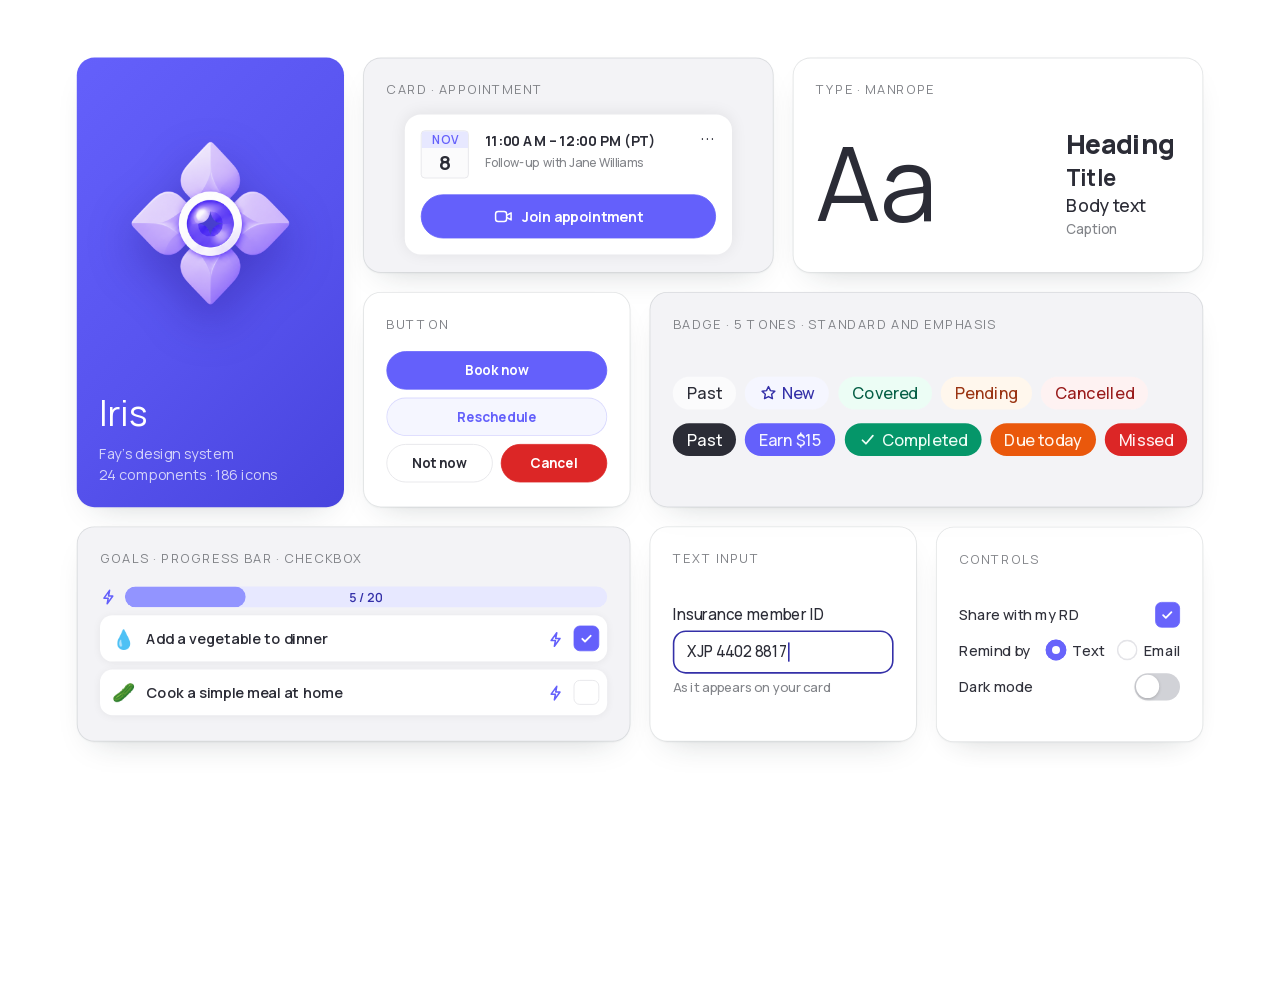
<file: work/iris/system.html>
<!doctype html>
<html><head><meta charset="utf-8">
<!-- Iris case study, the finished system as a bento: the mark, Fay's appointment card, type, buttons,
     badges, goals, a text input and controls. Components follow the Iris Common Components
     Figma file (sizes, radii, type styles) and colors follow its semantic tokens (Iris Primitive &
     Semantic Tokens): action, message, control, field and progressBar. Each tile draws its component at real size and zooms it, so the
     proportions stay true. Drawn at 1600×1000 like the other Iris animations; render(t) draws any moment. -->
<style>
@font-face{font-family:Manrope;src:url(../../fonts/manrope-var-latin.woff2) format("woff2");font-weight:200 800}
*{box-sizing:border-box;margin:0}
html,body{width:1600px;height:1000px;overflow:hidden}
html{background:transparent}
body{transform-origin:0 0;-webkit-font-smoothing:antialiased}
body{background:transparent;color:var(--fg);font-family:Manrope,-apple-system,sans-serif;position:relative}
/* Colours are the tokens file's semantic tokens, Light and Dark. --d runs 0 → 1 when the theme
   switch flips, and every token moves with it */
body{--d:0;
  --fg:color-mix(in oklab,#2b2c36,#ffffff calc(var(--d) * 100%));
  --fg2:color-mix(in oklab,#828489,#a5a6ae calc(var(--d) * 100%));
  --brand-fg:color-mix(in oklab,#6460fb,#b7b9ff calc(var(--d) * 100%));
  --surface:color-mix(in oklab,#ffffff,#1d1e28 calc(var(--d) * 100%));
  --dash:color-mix(in oklab,#f3f3f6,#2b2c36 calc(var(--d) * 100%));
  --badge-tile:color-mix(in oklab,#f3f3f6,#1d1e28 calc(var(--d) * 100%));
  --stroke:color-mix(in oklab,#e4e4e8,#5a5b63 calc(var(--d) * 100%));
  --tile-stroke:color-mix(in oklab,rgb(29 42 48 / .12),rgb(255 255 255 / .08) calc(var(--d) * 100%));
  --press:color-mix(in oklab,#3430a8,#9294ff calc(var(--d) * 100%));
  --sec-bg:color-mix(in oklab,#f5f6ff,rgb(255 255 255 / 0) calc(var(--d) * 100%));
  --sec-stroke:color-mix(in oklab,rgb(100 96 251 / .2),#6460fb calc(var(--d) * 100%));
  --ter-bg:color-mix(in oklab,#ffffff,#2b2c36 calc(var(--d) * 100%));
  --ter-fg:color-mix(in oklab,#2b2c36,#fbfbfc calc(var(--d) * 100%));
  --n-bg:color-mix(in oklab,#fbfbfc,#2b2c36 calc(var(--d) * 100%));
  --n-fg:color-mix(in oklab,#2b2c36,#fbfbfc calc(var(--d) * 100%));
  --ne-bg:color-mix(in oklab,#2b2c36,#fbfbfc calc(var(--d) * 100%));
  --ne-fg:color-mix(in oklab,#ffffff,#1d1e28 calc(var(--d) * 100%));
  --b-bg:color-mix(in oklab,#f5f6ff,#3430a8 calc(var(--d) * 100%));
  --b-fg:color-mix(in oklab,#3430a8,#f5f6ff calc(var(--d) * 100%));
  --s-bg:color-mix(in oklab,#ecfdf5,#065f46 calc(var(--d) * 100%));
  --s-fg:color-mix(in oklab,#065f46,#ecfdf5 calc(var(--d) * 100%));
  --w-bg:color-mix(in oklab,#fff7ed,#92400e calc(var(--d) * 100%));
  --w-fg:color-mix(in oklab,#9a3412,#fff7ed calc(var(--d) * 100%));
  --e-bg:color-mix(in oklab,#fef2f2,#7f1d1d calc(var(--d) * 100%));
  --e-fg:color-mix(in oklab,#991b1b,#fef2f2 calc(var(--d) * 100%));
  --cal-bg:color-mix(in oklab,#fbfbfc,#5a5b63 calc(var(--d) * 100%));
  --cal-head:color-mix(in oklab,#e7e8ff,#403ccf calc(var(--d) * 100%));
  --track:color-mix(in oklab,#e7e8ff,#403ccf calc(var(--d) * 100%));
  --track-fg:color-mix(in oklab,#3430a8,#fbfbfc calc(var(--d) * 100%));
  --ctl-bg:color-mix(in oklab,#ffffff,#2b2c36 calc(var(--d) * 100%));
  --sw-off:color-mix(in oklab,#d0d1d6,#5a5b63 calc(var(--d) * 100%));
  --focus:color-mix(in oklab,#3430a8,#b7b9ff calc(var(--d) * 100%));}
.mono{font-family:ui-monospace,"SF Mono",Menlo,monospace}
.abs{position:absolute}
.cap{left:96px;top:72px;font-size:26px;letter-spacing:.01em}
.cap small{display:block;font-family:Manrope;font-size:17px;letter-spacing:.14em;text-transform:uppercase;color:#7a868b;margin-bottom:10px}

/* Four columns of 334 and three rows of 269, 24 apart, from 72 to 928. The top row's card and type
   tiles split columns 2–4 in half, so the card sits at its real mobile width */
.tile{position:absolute;padding:28px;border-radius:22px;background:var(--surface);border:1.5px solid var(--tile-stroke);
  box-shadow:0 1px 2px rgba(29,42,48,.05),0 18px 40px -24px rgba(29,42,48,.25);overflow:hidden;
  display:flex;flex-direction:column}
/* Every tile: the heading, at least 20 below it, then its content centred in the space left */
.head + *{margin-top:auto;margin-bottom:auto}
.head{flex:none;margin-bottom:20px;font-size:16px;letter-spacing:.12em;text-transform:uppercase;color:var(--fg2)}
.z{zoom:1.5}

/* Type styles from the tokens file: Titles/H2 20/25 bold, Small Body 14/20, Caption 12/18 */
.h2{font-size:20px;line-height:25px;font-weight:700}
.sb{font-size:14px;line-height:20px;font-weight:500}
.sb.semi{font-weight:600}
.sb.bold{font-weight:700}
.cp{font-size:12px;line-height:18px;font-weight:500}
.cp.semi{font-weight:600}
.fg2{color:var(--fg2)}

/* Buttons, from the buttons animation: round, light-purple secondary */
.btn{display:flex;align-items:center;justify-content:center;gap:8px;height:44px;padding:0 24px;border-radius:800px;
  font-size:14px;line-height:20px;font-weight:700;white-space:nowrap;border:1px solid transparent}
.btn.sm{height:36px;padding:0 16px}
.btn.primary{background:#6460fb;border-color:#6460fb;color:#fff}
.btn.secondary{background:var(--sec-bg);border-color:var(--sec-stroke);color:var(--brand-fg)}
.btn.tertiary{background:var(--ter-bg);border-color:var(--stroke);color:var(--ter-fg)}
.btn.danger{background:#dc2626;border-color:#dc2626;color:#fff}

/* Badges: standard and emphasis in five tones */
.bdg{display:inline-flex;align-items:center;gap:4px;height:28px;padding:0 12px;border-radius:16px;font-size:14px;line-height:20px;font-weight:500;white-space:nowrap}
.neutral{background:var(--n-bg);color:var(--n-fg)}   .neutral.e{background:var(--ne-bg);color:var(--ne-fg)}
.brand{background:var(--b-bg);color:var(--b-fg)}       .brand.e{background:#6460fb;color:#f5f6ff}
.success{background:var(--s-bg);color:var(--s-fg)}     .success.e{background:#059669;color:#ecfdf5}
.warning{background:var(--w-bg);color:var(--w-fg)}     .warning.e{background:#ea580c;color:#fff7ed}
.error{background:var(--e-bg);color:var(--e-fg)}       .error.e{background:#dc2626;color:#fef2f2}
.bdg svg{width:16px;height:16px;fill:none;stroke:currentColor;stroke-width:1.5;stroke-linecap:round;stroke-linejoin:round}


#hero{left:96px;top:72px;width:334px;height:562px;border:0;color:#fff;
  background:linear-gradient(135deg,#6460fb 0%,#5753ee 55%,#4844de 100%)}
#hero img{position:absolute;left:17px;top:64px;width:300px;filter:drop-shadow(0 24px 30px rgba(30,10,120,.35))}
#hero .name{position:absolute;left:28px;bottom:88px;font-size:44px;letter-spacing:-.01em}
#hero .sub{position:absolute;left:28px;bottom:28px;font-size:18px;line-height:1.45;color:rgba(255,255,255,.75)}

/* The appointment card at its mobile width: card radius lg, 16 padding, elevation/md, calendar 48 */
#card{left:454px;top:72px;width:513px;height:269px;background:var(--dash)}
#card .z{zoom:1.25;align-self:center}
.appt{width:327px;padding:16px;border-radius:16px;background:var(--surface);box-shadow:0 -1px 16px rgba(23,23,23,.08)}
.appt .row{display:flex;gap:16px;align-items:flex-start}
.cal{width:48px;height:48px;border-radius:4px;overflow:hidden;text-align:center;background:var(--cal-bg);border:1px solid var(--stroke)}
.cal .m{height:17px;background:var(--cal-head);color:var(--brand-fg);font-size:12px;line-height:18px;font-weight:600}
.cal .d{font-size:20px;line-height:29px;font-weight:700}
.appt .info{flex:1}
.appt .info .cp{margin-top:4px}
.appt .dots{font-size:18px;line-height:16px;letter-spacing:1px;color:var(--fg)}
.appt .btn{margin-top:16px}

#type{left:991px;top:72px;width:513px;height:269px}
/* Type: Manrope, and four roles from the tokens file's text styles, each set in itself */
#type .box{display:flex;align-items:center;justify-content:space-between;padding-right:8px}
#type .aa{font-size:128px;line-height:.9;letter-spacing:-.02em}
#type .roles{zoom:1.4;display:grid;gap:4px;line-height:1.2}
.t1{font-size:24px;font-weight:800}.t2{font-size:20px;font-weight:700}.tb{font-size:16px;font-weight:500}.tc{font-size:12px;font-weight:500;color:var(--fg2)}

#button{left:454px;top:365px;width:334px;height:269px}
#button .stack{display:grid;gap:10px}
#button .stack .btn{height:48px;font-size:17px}
#button .pair{display:flex;gap:10px}
#button .pair .btn{flex:1;padding:0}

#badge{left:812px;top:365px;width:692px;height:269px;background:var(--badge-tile)}
#badge .z{zoom:1.45;display:grid;gap:12px}
#badge .r{display:flex;gap:8px}

/* Bottom-row parts from the Iris Figma file: goalItem, progressBar, textInput, switch, checkbox */
.row3{top:658px;height:269px}
.c12{left:96px;width:692px}.c3{left:812px;width:334px}.c4{left:1170px;width:334px}.c34{left:812px;width:692px}
.soft{background:var(--dash)}
.gz{zoom:1.3;display:grid;gap:8px}
.prog{display:flex;align-items:center;gap:8px}
.prog svg,.goal .bolt{width:16px;height:16px;fill:none;stroke:var(--brand-fg);stroke-width:1.5;stroke-linejoin:round;flex:none}
.track{position:relative;flex:1;height:20px;border-radius:10px;background:var(--track);overflow:hidden}
.track i{position:absolute;left:0;top:0;bottom:0;width:25%;border-radius:10px;background:#9294ff}
.track span{position:absolute;inset:0;font-variant-numeric:tabular-nums;display:flex;align-items:center;justify-content:center;font-size:12px;font-weight:600;color:var(--track-fg)}
.goal{display:flex;align-items:center;gap:10px;height:44px;padding:0 8px 0 12px;border-radius:12px;background:var(--surface);box-shadow:0 1px 8px rgba(23,23,23,.06)}
.goal .e{font-size:18px}
.goal .sb{flex:1}
.chk{width:24px;height:24px;border-radius:6px;border:1.5px solid var(--stroke);background:var(--ctl-bg);display:flex;align-items:center;justify-content:center;flex:none}
.chk.on{background:#6460fb;border-color:#6460fb}
.chk svg{width:14px;height:14px;fill:none;stroke:#fff;stroke-width:1.75;stroke-linecap:round;stroke-linejoin:round}
.iz{zoom:1.35}
.field{margin-top:4px;height:40px;padding:0 12px;border-radius:12px;border:1.5px solid var(--focus);background:var(--surface);display:flex;align-items:center}
.field .caret{width:1.5px;height:18px;background:var(--focus);margin-left:1px}
.iz .cp{margin-top:4px}
.cz{zoom:1.3;display:grid;gap:12px}
.ctl{display:flex;align-items:center;justify-content:space-between;gap:12px;white-space:nowrap}
.sw{width:44px;height:26px;border-radius:13px;background:var(--sw-off);position:relative;flex:none}
.sw::after{content:"";position:absolute;left:calc(2px + 18px * var(--k, 0));top:2px;width:22px;height:22px;border-radius:50%;background:#fff;box-shadow:0 1px 3px rgba(0,0,0,.2)}
.sw.on{background:#6460fb;--k:1}
/* Radio, as in the Iris file: a ring when off, a filled circle with a white dot when on. --r runs 0 → 1 */
.rgroup{display:flex;gap:12px}
.ropt{display:flex;align-items:center;gap:6px}
.radio{width:20px;height:20px;border-radius:50%;flex:none;position:relative;
  background:color-mix(in oklab,var(--ctl-bg),#6460fb calc(var(--r, 0) * 100%));
  box-shadow:inset 0 0 0 1.5px color-mix(in oklab,var(--stroke),#6460fb calc(var(--r, 0) * 100%))}
.radio::after{content:"";position:absolute;inset:0;margin:auto;width:8px;height:8px;border-radius:50%;background:#fff;scale:var(--r, 0)}
</style></head>
<body>

<div class="tile" id="hero">
  <img src="iris-mark-3d-lg.png" alt="">
  <p class="name">Iris</p>
  <p class="sub">Fay’s design system<br>24 components · 186 icons</p>
</div>

<div class="tile" id="card">
  <p class="head">Card · appointment</p>
  <div class="z"><div class="appt">
    <div class="row">
      <div class="cal"><div class="m">NOV</div><div class="d">8</div></div>
      <div class="info"><p class="sb bold">11:00 AM – 12:00 PM (PT)</p><p class="cp fg2">Follow-up with Jane Williams</p></div>
      <span class="dots">···</span>
    </div>
    <div class="btn primary" id="join">
      <svg width="20" height="20" viewBox="0 0 20 20" fill="none" stroke="currentColor" stroke-width="1.5" stroke-linejoin="round"><rect x="2" y="5" width="11" height="10" rx="2.5"/><path d="M13 9l4.5-2.5v7L13 11"/></svg>
      Join appointment</div>
  </div></div>
</div>

<div class="tile" id="type">
  <p class="head">Type · Manrope</p>
  <div class="box">
    <p class="aa">Aa</p>
    <div class="roles">
      <p class="t1">Heading</p>
      <p class="t2">Title</p>
      <p class="tb">Body text</p>
      <p class="tc">Caption</p>
    </div>
  </div>
</div>

<div class="tile" id="button">
  <p class="head">Button</p>
  <div class="stack">
    <div class="btn primary" id="book">Book now</div>
    <div class="btn secondary">Reschedule</div>
    <div class="pair"><div class="btn tertiary">Not now</div><div class="btn danger">Cancel</div></div>
  </div>
</div>

<div class="tile" id="badge">
  <p class="head">Badge · 5 tones · standard and emphasis</p>
  <div class="z">
    <div class="r">
      <span class="bdg neutral">Past</span>
      <span class="bdg brand"><svg viewBox="0 0 16 16" style="stroke-width:1.25"><path d="M8 2.2l1.7 3.5 3.8.5-2.8 2.6.7 3.8L8 10.8l-3.4 1.8.7-3.8-2.8-2.6 3.8-.5z"/></svg>New</span>
      <span class="bdg success">Covered</span>
      <span class="bdg warning">Pending</span>
      <span class="bdg error">Cancelled</span>
    </div>
    <div class="r">
      <span class="bdg neutral e">Past</span>
      <span class="bdg brand e">Earn $15</span>
      <span class="bdg success e"><svg viewBox="0 0 16 16"><path d="M3.5 8.5l3 3 6-7"/></svg>Completed</span>
      <span class="bdg warning e">Due today</span>
      <span class="bdg error e">Missed</span>
    </div>
  </div>
</div>

<div class="tile row3 c12 soft" id="t-goals">
  <p class="head">Goals · progress bar · checkbox</p>
  <div class="gz">
    <div class="prog"><svg viewBox="0 0 16 16"><path d="M9.2 1.5L3.8 9h4.1l-1 5.5L12.3 7H8.2z"/></svg><div class="track"><i id="fill"></i><span id="count">5 / 20</span></div></div>
    <div class="goal"><span class="e">💧</span><span class="sb semi">Add a vegetable to dinner</span><span class="bolt"><svg viewBox="0 0 16 16"><path d="M9.2 1.5L3.8 9h4.1l-1 5.5L12.3 7H8.2z"/></svg></span><span class="chk on"><svg viewBox="0 0 14 14"><path d="M3 7.3l2.6 2.6L11 4.4"/></svg></span></div>
    <div class="goal"><span class="e">🥒</span><span class="sb semi">Cook a simple meal at home</span><span class="bolt"><svg viewBox="0 0 16 16"><path d="M9.2 1.5L3.8 9h4.1l-1 5.5L12.3 7H8.2z"/></svg></span><span class="chk" id="chk2"><svg viewBox="0 0 14 14"><path id="tick2" pathLength="1" d="M3 7.3l2.6 2.6L11 4.4"/></svg></span></div>
  </div>
</div>

<div class="tile row3 c3" id="t-input">
  <p class="head">Text input</p>
  <div class="iz">
    <p class="sb">Insurance member ID</p>
    <div class="field"><span class="sb">XJP 4402 8817</span><span class="caret" id="caret"></span></div>
    <p class="cp fg2">As it appears on your card</p>
  </div>
</div>

<div class="tile row3 c4" id="t-ctl">
  <p class="head">Controls</p>
  <div class="cz">
    <div class="ctl"><span class="sb">Share with my RD</span><span class="chk on"><svg viewBox="0 0 14 14"><path d="M3 7.3l2.6 2.6L11 4.4"/></svg></span></div>
    <div class="ctl"><span class="sb">Remind by</span><span class="rgroup"><span class="ropt"><span class="radio" id="r1" style="--r:1"></span><span class="sb">Text</span></span><span class="ropt"><span class="radio" id="r2"></span><span class="sb">Email</span></span></span></div>
    <div class="ctl"><span class="sb">Dark mode</span><span class="sw" id="sw3"></span></div>
  </div>
</div>

<script>
const clamp=v=>Math.max(0,Math.min(1,v));
const seg=(t,a,b)=>clamp((t-a)/(b-a));
const out=t=>1-Math.pow(1-t,3);
const $=id=>document.getElementById(id);
const TILES=['hero','card','type','button','badge','t-goals','t-input','t-ctl'];
const DUR=14;
const mix=(a,b,k)=>`color-mix(in oklab,${b} ${k*100}%,${a})`;
const ease=t=>t<.5?4*t*t*t:1-Math.pow(-2*t+2,3)/2;
window.render=function(t){
  const first=t;t=t%DUR;
  // the tiles come in once, in reading order
  TILES.forEach((id,i)=>{
    const k=out(seg(first,.15+i*.09,.75+i*.09));
    $(id).style.opacity=k;
    $(id).style.transform=`translateY(${(1-k)*18}px)`;
  });
  // then someone uses it, one thing at a time, and it quietly resets at the end
  const back=1-seg(t,13.1,13.5);
  // the input has focus, so its caret blinks
  $('caret').style.opacity=(t%1.06)<.53?1:0;
  // a goal gets ticked: a press, the box fills, the tick draws, the bar moves 5/20 → 6/20
  const press=seg(t,1.9,2)*(1-seg(t,2,2.15));
  const c=out(seg(t,2,2.2))*back, d=out(seg(t,2.1,2.4))*back, g=out(seg(t,2.3,2.9))*back;
  $('chk2').style.scale=1-.04*press;
  $('chk2').style.background=mix('var(--ctl-bg)','#6460fb',c);
  $('chk2').style.borderColor=mix('var(--stroke)','#6460fb',c);
  $('tick2').style.strokeDasharray=1;$('tick2').style.strokeDashoffset=1-d;
  $('fill').style.width=`${25+5*g}%`;
  $('count').textContent=g>.5?'6 / 20':'5 / 20';
  // reminders move from Text to Email: one radio lets go as the other fills
  const rd=out(seg(t,4.1,4.35))*back;
  $('r1').style.setProperty('--r',1-rd);
  $('r2').style.setProperty('--r',rd);
  // Book now is pressed, in the press colour
  const p=seg(t,6,6.1)*(1-seg(t,6.2,6.45));
  $('book').style.background=$('book').style.borderColor=p>.01?mix('#6460fb','var(--press)',p):'';
  $('book').style.transform=`scale(${1-.04*p})`;
  // and Join appointment, the same press
  const j=seg(t,7.6,7.7)*(1-seg(t,7.8,8.05));
  $('join').style.background=$('join').style.borderColor=j>.01?mix('#6460fb','var(--press)',j):'';
  $('join').style.transform=`scale(${1-.04*j})`;
  // Dark mode switches on, the whole system follows on the same tokens, and it switches back
  const dk=ease(seg(t,9,9.3))*(1-ease(seg(t,12,12.3)));
  $('sw3').style.setProperty('--k',dk);
  $('sw3').style.background=mix('var(--sw-off)','#6460fb',dk);
  document.body.style.setProperty('--d',ease(seg(t,9.2,9.55))*(1-ease(seg(t,12.2,12.55))));
};
</script>
<script src="play.js" data-still="3"></script>
</body></html>
</file>
<file: styles.css>
/* Newsreader (SIL Open Font License), self-hosted: headlines */
@font-face {
  font-family: "Newsreader";
  src: url("fonts/newsreader-latin.woff2") format("woff2");
  font-weight: 200 800;
  font-style: normal;
  font-display: swap;
  unicode-range: U+0000-00FF, U+0131, U+0152-0153, U+02BB-02BC, U+02C6, U+02DA, U+02DC, U+0304, U+0308, U+0329, U+2000-206F, U+20AC, U+2122, U+2191, U+2193, U+2212, U+2215, U+FEFF, U+FFFD;
}
@font-face {
  font-family: "Newsreader";
  src: url("fonts/newsreader-latin-ext.woff2") format("woff2");
  font-weight: 200 800;
  font-style: normal;
  font-display: swap;
  unicode-range: U+0100-02BA, U+02BD-02C5, U+02C7-02CC, U+02CE-02D7, U+02DD-02FF, U+0304, U+0308, U+0329, U+1D00-1DBF, U+1E00-1E9F, U+1EF2-1EFF, U+2020, U+20A0-20AB, U+20AD-20C4, U+2113, U+2C60-2C7F, U+A720-A7FF;
}
@font-face {
  font-family: "Newsreader";
  src: url("fonts/newsreader-italic-latin.woff2") format("woff2");
  font-weight: 200 800;
  font-style: italic;
  font-display: swap;
  unicode-range: U+0000-00FF, U+0131, U+0152-0153, U+02BB-02BC, U+02C6, U+02DA, U+02DC, U+0304, U+0308, U+0329, U+2000-206F, U+20AC, U+2122, U+2191, U+2193, U+2212, U+2215, U+FEFF, U+FFFD;
}
@font-face {
  font-family: "Newsreader";
  src: url("fonts/newsreader-italic-latin-ext.woff2") format("woff2");
  font-weight: 200 800;
  font-style: italic;
  font-display: swap;
  unicode-range: U+0100-02BA, U+02BD-02C5, U+02C7-02CC, U+02CE-02D7, U+02DD-02FF, U+0304, U+0308, U+0329, U+1D00-1DBF, U+1E00-1E9F, U+1EF2-1EFF, U+2020, U+20A0-20AB, U+20AD-20C4, U+2113, U+2C60-2C7F, U+A720-A7FF;
}
/* Manrope (SIL Open Font License), self-hosted: the wordmark's name */
@font-face {
  font-family: "Manrope";
  src: url("fonts/manrope-400-latin.woff2") format("woff2");
  font-weight: 400;
  font-display: swap;
  unicode-range: U+0000-00FF, U+0131, U+0152-0153, U+02BB-02BC, U+02C6, U+02DA, U+02DC, U+0304, U+0308, U+0329, U+2000-206F, U+20AC, U+2122, U+2191, U+2193, U+2212, U+2215, U+FEFF, U+FFFD;
}
@font-face {
  font-family: "Manrope";
  src: url("fonts/manrope-400-latin-ext.woff2") format("woff2");
  font-weight: 400;
  font-display: swap;
  unicode-range: U+0100-02BA, U+02BD-02C5, U+02C7-02CC, U+02CE-02D7, U+02DD-02FF, U+0304, U+0308, U+0329, U+1D00-1DBF, U+1E00-1E9F, U+1EF2-1EFF, U+2020, U+20A0-20AB, U+20AD-20C0, U+2113, U+2C60-2C7F, U+A720-A7FF;
}

/* Inter Tight (SIL Open Font License), self-hosted: text and stamps. Cyrillic is for the Ukraine stamp */
@font-face {
  font-family: "Inter Tight";
  src: url("fonts/inter-tight-latin.woff2") format("woff2");
  font-weight: 100 900;
  font-style: normal;
  font-display: swap;
  unicode-range: U+0000-00FF, U+0131, U+0152-0153, U+02BB-02BC, U+02C6, U+02DA, U+02DC, U+0304, U+0308, U+0329, U+2000-206F, U+20AC, U+2122, U+2191, U+2193, U+2212, U+2215, U+FEFF, U+FFFD;
}
@font-face {
  font-family: "Inter Tight";
  src: url("fonts/inter-tight-latin-ext.woff2") format("woff2");
  font-weight: 100 900;
  font-style: normal;
  font-display: swap;
  unicode-range: U+0100-02BA, U+02BD-02C5, U+02C7-02CC, U+02CE-02D7, U+02DD-02FF, U+0304, U+0308, U+0329, U+1D00-1DBF, U+1E00-1E9F, U+1EF2-1EFF, U+2020, U+20A0-20AB, U+20AD-20C4, U+2113, U+2C60-2C7F, U+A720-A7FF;
}
@font-face {
  font-family: "Inter Tight";
  src: url("fonts/inter-tight-cyrillic.woff2") format("woff2");
  font-weight: 100 900;
  font-style: normal;
  font-display: swap;
  unicode-range: U+0301, U+0400-045F, U+0490-0491, U+04B0-04B1, U+2116;
}

:root {
  --bg: oklch(0.979 0.011 89.7);
  --ink: oklch(0.23 0.028 219.7);
  --rule: rgb(0 0 0 / 0.2);
  --tag-bg: oklch(0.882 0.011 89.7 / 0.6);
  --sand: oklch(0.939 0.012 116.8);
  --paper-2: oklch(0.955 0.011 89.7); /* one L step below --bg, same hue */
  --now: oklch(0.5 0.11 155); /* where Anna is now */

  /* emil-surfaces: separation lines go hairline on high-density screens */
  --hairline: 1px;

  --serif: "Newsreader", "Iowan Old Style", Georgia, serif;
  --sans: "Inter Tight", "Helvetica Neue", Helvetica, Arial, sans-serif;
  --ui: "Inter Tight", "Helvetica Neue", Helvetica, Arial, sans-serif;

  /* 1 Figma pixel at the 1512px artboard, clamped so type stays readable */
  --u: clamp(0.4px, calc(100vw / 1512), 1.15px);
  /* The map band's side padding; the portrait stops short by the same amount so the two match */
  --band-pad: clamp(20px, calc(48 * var(--u)), 48px);
  /* The portrait and the map share one width: 480 at 1440 */
  --side: calc(504 * var(--u));
  --gutter: clamp(16px, calc(64 * var(--u)), 64px);
  /* Stamps follow whichever is tighter, width or height, so short screens get smaller stamps */
  --u-stamp: min(var(--u), calc(max(100svh, 560px) / 982));

  color-scheme: light;
}

@media (min-resolution: 2dppx) {
  :root { --hairline: 0.5px; }
}

*, *::before, *::after { box-sizing: border-box; }

html { -webkit-text-size-adjust: 100%; }

body {
  margin: 0;
  background: var(--bg);
  color: var(--ink);
  font-family: var(--sans);
  -webkit-font-smoothing: antialiased;
  -moz-osx-font-smoothing: grayscale;
  text-rendering: optimizeLegibility;
  font-synthesis: none;
}

/* emil-touch-and-accessibility: no double-tap zoom delay on controls */
a, button { touch-action: manipulation; }

img { display: block; max-width: 100%; }
h1, h2, h3, p { margin: 0; }
a { color: inherit; }

:focus-visible {
  outline: 2px solid var(--ink);
  outline-offset: 3px;
  border-radius: 2px;
}

.sr-only {
  position: absolute;
  width: 1px;
  height: 1px;
  overflow: hidden;
  clip-path: inset(50%);
  white-space: nowrap;
}

.skip-link {
  position: absolute;
  left: 16px;
  top: -100px;
  padding: 8px 12px;
  background: var(--ink);
  color: var(--bg);
  font: 500 14px/1 var(--ui);
  z-index: 10;
}
.skip-link:focus { top: 16px; }

.container {
  max-width: calc(1384px + 2 * var(--gutter));
  margin-inline: auto;
  padding-inline: var(--gutter);
}

/* ---------- Type roles ---------- */

.display {
  font-family: var(--serif);
  font-weight: 440;
  font-size: clamp(32px, calc(48 * var(--u)), 48px);
  line-height: 1.2;
  letter-spacing: -0.01em;
  text-wrap: balance;
}

.eyebrow {
  font-family: var(--sans);
  font-weight: 700;
  font-size: 16px;
  line-height: 1.2;
  letter-spacing: 0.03em;
  text-transform: uppercase;
  opacity: 0.9;
}

.lede {
  font-size: clamp(18px, calc(20 * var(--u)), 20px);
  line-height: 1.3;
  letter-spacing: 0.03em;
  opacity: 0.9;
  text-wrap: pretty;
}
.lede p + p { margin-top: 1lh; }

.tags {
  display: flex;
  flex-wrap: wrap;
  gap: 16px;
  padding: 0;
  margin: 0;
  list-style: none;
}
.tag--caps { text-transform: uppercase; }.tag {
  padding: 6px 8px;
  background: var(--tag-bg);
  font-size: 16px;
  line-height: 1.2;
  letter-spacing: 0.03em;
}

/* ---------- Hero ---------- */

.hero {
  position: relative;
  min-height: 100svh;
  min-height: max(100svh, 560px);
  display: grid;
  place-items: center;
  overflow: hidden;
  isolation: isolate;
  /* The paper ends on a ruled line, drawn like the top edge: a major and a minor line together */
  box-shadow: inset 0 -1px 0 var(--grid-line-major), inset 0 -1px 0 var(--grid-line);
}

/* Grid paper: paper grain, a major line every five cells, a minor line every cell.
   The hero sits on it, and so do the animations on case study pages */
.hero, .grid-paper {
  --grid-cell: 24px;
  --grid-line: rgb(127 166 201 / 0.16);
  --grid-line-major: rgb(127 166 201 / 0.22);
  background-color: var(--bg);
  background-image:
    url("data:image/svg+xml,%3Csvg xmlns='http://www.w3.org/2000/svg' width='240' height='240'%3E%3Cfilter id='g' color-interpolation-filters='sRGB'%3E%3CfeTurbulence type='fractalNoise' baseFrequency='0.8' numOctaves='3' seed='4' stitchTiles='stitch'/%3E%3CfeColorMatrix values='0 0 0 0 0.3 0 0 0 0 0.24 0 0 0 0 0.16 0 0 0 0.4 -0.166'/%3E%3C/filter%3E%3Crect width='100%25' height='100%25' filter='url(%23g)'/%3E%3C/svg%3E"),
    linear-gradient(var(--grid-line-major) 1px, transparent 1px),
    linear-gradient(90deg, var(--grid-line-major) 1px, transparent 1px),
    linear-gradient(var(--grid-line) 1px, transparent 1px),
    linear-gradient(90deg, var(--grid-line) 1px, transparent 1px);
  background-size:
    240px 240px,
    calc(var(--grid-cell) * 5) calc(var(--grid-cell) * 5),
    calc(var(--grid-cell) * 5) calc(var(--grid-cell) * 5),
    var(--grid-cell) var(--grid-cell),
    var(--grid-cell) var(--grid-cell);
}
/* Phones round each background layer's tile to device pixels on its own, so a 23.2px cell drifts off
   the 116px major lines and every fifth line shows double. Drawing the minor lines inside the major
   tile gives every layer the same tile, so they round together */
@media (pointer: coarse) {
  .hero, .grid-paper {
    background-image:
      url("data:image/svg+xml,%3Csvg xmlns='http://www.w3.org/2000/svg' width='240' height='240'%3E%3Cfilter id='g' color-interpolation-filters='sRGB'%3E%3CfeTurbulence type='fractalNoise' baseFrequency='0.8' numOctaves='3' seed='4' stitchTiles='stitch'/%3E%3CfeColorMatrix values='0 0 0 0 0.3 0 0 0 0 0.24 0 0 0 0 0.16 0 0 0 0.4 -0.166'/%3E%3C/filter%3E%3Crect width='100%25' height='100%25' filter='url(%23g)'/%3E%3C/svg%3E"),
      linear-gradient(var(--grid-line-major) 1px, transparent 1px),
      linear-gradient(90deg, var(--grid-line-major) 1px, transparent 1px),
      repeating-linear-gradient(var(--grid-line) 0 1px, transparent 1px calc(100% / var(--grid-major, 5))),
      repeating-linear-gradient(90deg, var(--grid-line) 0 1px, transparent 1px calc(100% / var(--grid-major, 5)));
    background-size:
      240px 240px,
      calc(var(--grid-cell) * 5) calc(var(--grid-cell) * 5),
      calc(var(--grid-cell) * 5) calc(var(--grid-cell) * 5),
      calc(var(--grid-cell) * 5) calc(var(--grid-cell) * 5),
      calc(var(--grid-cell) * 5) calc(var(--grid-cell) * 5);
  }
}

.hero-name {
  position: absolute;
  top: clamp(20px, calc(44 * var(--u)), 44px);
  left: 50%;
  translate: -50% 0;
  font-size: clamp(18px, calc(24 * var(--u)), 24px);
  line-height: 1.2;
  letter-spacing: 0.02em;
  opacity: 0.9;
  white-space: nowrap;
  z-index: 2;
}

.hero-headline {
  position: relative;
  z-index: 2;
  width: min(calc(1047 * var(--u)), 100% - 2 * var(--gutter));
  font-family: var(--serif);
  font-weight: 360;
  font-size: clamp(34px, calc(88 * var(--u)), 100px);
  line-height: 1.2;
  letter-spacing: -0.011em;
  text-align: center;
  text-wrap: balance;
}
.hero-headline em {
  font-size: 0.991em; /* a touch under the roman, since the slant reads larger; 87.2px at the 88px design size */
  font-weight: 400; /* a step over the roman's 360, so the phrase carries the line */
}

.hero-nav {
  position: absolute;
  bottom: clamp(16px, calc(29 * var(--u)), 29px);
  left: 50%;
  translate: -50% 0;
  z-index: 2;
}
.hero-nav ul {
  display: flex;
  align-items: center;
  gap: 16px;
  margin: 0;
  padding: 0;
  list-style: none;
  font-family: var(--ui);
  font-weight: 500;
  font-size: 16px;
  line-height: 1.2;
  white-space: nowrap;
}
.hero-nav li + li::before {
  content: "•";
  margin-right: 16px;
  font-weight: 200;
  font-size: 12px;
  vertical-align: 0.1em;
}
.hero-nav a {
  display: inline-block;
  padding-block: 10px;
  text-decoration: none;
  text-decoration-thickness: 1px;
  text-underline-offset: 3px;
}
@media (hover: hover) and (pointer: fine) {
  .hero-nav a:hover { text-decoration-line: underline; }
}

/* The chapter you just stamped, as a margin note beside its stamp. hero.js picks the side */
.stamp-note {
  position: absolute;
  left: 0;
  top: 0;
  z-index: 2;
  width: max-content;
  max-width: min(230px, 56vw);
  margin: 0;
  font-family: var(--serif);
  font-style: italic;
  font-weight: 300;
  font-size: clamp(15px, calc(20 * var(--u)), 20px);
  line-height: 1.3;
  text-wrap: balance;
  pointer-events: none;
  opacity: 0;
}
.stamp-note[data-align="end"] { text-align: right; }

/* Passport stamps. Positions and ink opacity are set inline by hero.js */
.stamps { position: absolute; inset: 0; z-index: 1; }
.stamp {
  position: absolute;
  left: var(--x);
  top: var(--y);
  translate: -50% -50%;
  appearance: none;
  padding: 0;
  border: 0;
  background: none;
  color: var(--ink);
  font: inherit;
  user-select: none;
  -webkit-user-select: none;
  mix-blend-mode: multiply;
  transition: opacity 500ms ease-out;
}
.stamp-inner { display: block; transform-origin: 50% 55%; }

/* The dotted route between the stamps (route.js), in their blue ink. A mask reveals it and cuts it
   away under the stamps and the note */
.stamp-route { position: absolute; inset: 0; z-index: 0; width: 100%; height: 100%; pointer-events: none; overflow: visible; mix-blend-mode: multiply; }
.stamp-route-dots {
  fill: none;
  stroke: oklch(0.45 0.13 258);
  stroke-width: var(--route-dot);
  stroke-linecap: round;
  stroke-dasharray: 0 var(--route-spacing);
  opacity: var(--route-opacity);
}
.stamp-route-reveal { fill: none; stroke: #fff; stroke-width: 14; stroke-linecap: round; }
.stamp-route mask rect { fill: #000; }
.stamp-route-gap { opacity: 0; transition: opacity 240ms ease-out; }
.stamp-route-gap[data-on] { opacity: 1; transition-duration: 120ms; }
.stamp:focus-visible { outline-offset: 6px; }
/* The chapter being read comes back to full ink */
.stamp:focus-visible { opacity: 0.9 !important; }
.stamp svg { display: block; width: 100%; height: auto; overflow: visible; }
.stamp text { font-family: var(--sans); font-weight: 700; fill: currentColor; }
@media (hover: hover) and (pointer: fine) {
  .stamp { cursor: pointer; }
  .stamp-inner { transition: scale 150ms ease-out; }
  .stamp:hover .stamp-inner { scale: 1.03; }
  .stamp:hover { opacity: 0.9 !important; transition-duration: 150ms; }
}

/* The stamp in hand: a lifted copy of the next chapter's stamp riding the pointer (hero.js) */
.stamp-carry {
  position: absolute;
  left: 0;
  top: 0;
  z-index: 3;
  pointer-events: none;
  opacity: 0;
  mix-blend-mode: multiply;
  will-change: transform;
  transition: opacity 120ms ease-out;
}
.stamp-carry[data-visible] { opacity: 0.5; }
/* Over its own place it settles into position, ready to print */
.stamp-carry[data-snapped] {
  opacity: 0.8;
  transition: opacity 120ms ease-out, transform 140ms cubic-bezier(0.23, 1, 0.32, 1);
}
.stamp-carry-inner {
  display: block;
  translate: -50% -50%;
  scale: 1.06;
  transition: scale 140ms cubic-bezier(0.23, 1, 0.32, 1);
}
.stamp-carry[data-snapped] .stamp-carry-inner { scale: 1; }
.stamp-carry svg { display: block; width: 100%; height: auto; overflow: visible; }
.stamp-carry text { font-family: var(--sans); font-weight: 700; fill: currentColor; }

.hero[data-carry], .hero[data-carry] .stamp { cursor: none; }
.hero[data-carry] a { cursor: pointer; }
.hero[data-carry] .hero-name { cursor: auto; }
/* With a stamp in hand, only its own place responds */
.hero[data-carry] .stamp:not([data-next]):not([data-fresh]):hover { opacity: var(--rest) !important; }
.hero[data-carry] .stamp:hover .stamp-inner { scale: 1; }

/* The stamp just pressed carries the freshest ink */
.stamp[data-fresh] { opacity: 0.9 !important; }
/* Where the stamp in hand belongs */
.stamp[data-next] { animation: stamp-next 1600ms ease-in-out infinite alternate; }
@keyframes stamp-next {
  from { opacity: var(--rest); }
  to { opacity: calc(var(--rest) + 0.28); }
}

/* After the seventh stamp: the way on to the work, under the headline */
.hero-closing {
  position: absolute;
  left: 50%;
  z-index: 2;
  width: min(38ch, 100% - 2 * var(--gutter));
  margin: 0;
  translate: -50% 0;
  font-family: var(--serif);
  font-style: italic;
  font-weight: 300;
  font-size: clamp(18px, calc(26 * var(--u)), 26px);
  line-height: 1.3;
  text-align: center;
  text-wrap: balance;
}
.hero-closing a { text-decoration-thickness: 1px; text-underline-offset: 3px; }
@media (hover: hover) and (pointer: fine) {
  .hero-closing a { transition: text-decoration-color 150ms ease; }
  .hero-closing a:hover { text-decoration-color: transparent; }
}

/* ---------- Dock: takes over from the hero nav once it scrolls away ---------- */

.dock {
  position: fixed;
  inset: 0 0 auto;
  z-index: 20;
  background: var(--bg);
  border-bottom: var(--hairline) solid var(--rule);
  translate: 0 -100%;
  transition: translate 160ms ease-in;
}
.dock[data-shown] {
  translate: 0 0;
  transition: translate 240ms cubic-bezier(0.23, 1, 0.32, 1);
}
.dock-inner {
  display: flex;
  align-items: center;
  justify-content: space-between;
  gap: 24px;
  height: 56px;
}
.dock-name {
  font-size: 18px;
  line-height: 1.2;
  letter-spacing: 0.02em;
  text-decoration: none;
}
.dock-nav {
  display: flex;
  align-items: center;
  gap: 16px;
  margin: 0;
  padding: 0;
  list-style: none;
  font-family: var(--ui);
  font-weight: 500;
  font-size: 15px;
  line-height: 1.2;
  white-space: nowrap;
}
.dock-nav li + li::before {
  content: "•";
  margin-right: 16px;
  font-weight: 200;
  font-size: 11px;
  vertical-align: 0.1em;
  opacity: 0.45;
}
.dock-nav a {
  display: inline-block;
  padding-block: 18px;
  text-decoration: none;
  opacity: 0.65;
  transition: opacity 150ms ease;
}
.dock-nav a[aria-current] { opacity: 1; }
@media (hover: hover) and (pointer: fine) {
  .dock-nav a:hover { opacity: 1; }
}
.dock-count { font-variant-numeric: tabular-nums; }

#work, #about, #contact { scroll-margin-top: 72px; }

@media (prefers-reduced-motion: no-preference) {
  html { scroll-behavior: smooth; }
}
@media (prefers-reduced-motion: reduce) {
  .stamp, .stamp-inner, .dock, .dock[data-shown], .dock-nav a { transition: none; }
  .stamp-carry, .stamp-carry[data-snapped], .stamp-carry-inner { transition: none; }
  .stamp[data-next] { animation: none; opacity: calc(var(--rest) + 0.28) !important; }
}
@media (max-width: 640px) {
  /* Stamps hit --u's floor on phones and their lettering goes unreadable, so they're drawn larger */
  :root { --u-stamp: calc(min(var(--u), calc(max(100svh, 560px) / 982)) * 1.3); }
  .stamp { left: var(--x-narrow); top: var(--y-narrow); }
  /* No room for it between the stamps; the nav below already points to the work and about */
  .hero-closing { display: none; }
  .dock-inner { justify-content: center; }
  .dock-name, .dock-long { display: none; }
  .dock-nav { gap: 10px; font-size: 14px; }
  .dock-nav li + li::before { margin-right: 10px; }
}

/* ---------- Selected work ---------- */

.work {
  padding-block: clamp(48px, calc(96 * var(--u)), 96px) clamp(24px, calc(40 * var(--u)), 40px);
  /* Tonal band: work sits on a deeper sheet of the same paper, full-bleed past the container */
  background: var(--paper-2);
  box-shadow: 0 0 0 100vmax var(--paper-2);
  clip-path: inset(0 -100vmax);
}
/* The band is the section's edge, so the first case needs no rule above it */
.work .case:first-of-type { border-top-color: transparent; }

.case {
  display: grid;
  grid-template-columns: minmax(0, 544fr) minmax(0, 620fr);
  justify-content: space-between;
  column-gap: clamp(32px, calc(204 * var(--u)), 204px);
  row-gap: 32px;
  padding-block: clamp(40px, calc(64 * var(--u)), 64px);
  border-top: var(--hairline) solid var(--rule);
}
.case-meta {
  display: flex;
  flex-direction: column;
  gap: clamp(32px, calc(64 * var(--u)), 64px);
  padding-top: clamp(0px, calc(65 * var(--u)), 65px);
}
.case-body { display: flex; flex-direction: column; gap: 32px; }
/* Title and description read as one group; the tags stay a step apart */
.case .case-body { gap: 16px; }
.case .tags { margin-top: 16px; }
.case-title { font-size: clamp(39px, calc(58 * var(--u)), 58px); }
.case-title a { text-decoration: none; }
a.case-media { display: block; }
/* A case study still to come carries a small rubber stamp instead of a tag: the hero's ink, tilted,
   sized to the tag it replaced */
.soon {
  width: 150px; /* 250 units wide: the lettering stays the size it was at 132px / 220 */
  height: auto;
  margin-block: -6px;
  rotate: -5deg;
  color: oklch(0.45 0.13 258);
  opacity: 0.92;
  overflow: visible;
  font: 700 23px var(--sans);
  letter-spacing: 3px;
}
/* A live case study: the title's link covers the whole row and ends in a drawn hairline arrow, the
   same weight as the hover underline, which is the cue on touch too. Hovering the row underlines the
   title, draws the arrow's line a little longer and lifts the phones a little */
.case:has(.case-title a) { position: relative; }
.case-title a::after { content: ""; position: absolute; inset: 0; }
.case-arrow {
  width: 0.83em;
  height: 0.39em;
  margin-inline-start: 0.3em;
  overflow: visible;
  fill: none;
  stroke: currentColor;
  stroke-width: 1.5;
  stroke-linecap: round;
  stroke-linejoin: round;
}
.case-arrow-shaft { transform-box: view-box; transform-origin: 1px 9px; transition: scale 300ms cubic-bezier(0.23, 1, 0.32, 1); }
.case-arrow-head { transition: translate 300ms cubic-bezier(0.23, 1, 0.32, 1); }
.case-media .tile-phones,
.case-media .iris-mark { transition: scale 300ms cubic-bezier(0.23, 1, 0.32, 1); }
@media (hover: hover) {
  .case:has(.case-title a):hover .case-title a { text-decoration: underline; text-decoration-thickness: 1px; text-underline-offset: 0.12em; }
  .case:has(.case-title a):hover .case-arrow-shaft { scale: 1.2 1; }
  .case:has(.case-title a):hover .case-arrow-head { translate: 7px 0; }
  .case:has(.case-title a):hover .tile-phones { scale: 1.03; }
  .case:has(.case-title a):hover .iris-mark { scale: 1.06; }
}
.case:has(.case-title a:focus-visible) .case-arrow-shaft { scale: 1.2 1; }
.case:has(.case-title a:focus-visible) .case-arrow-head { translate: 7px 0; }
@media (prefers-reduced-motion: reduce) { .case-arrow-shaft, .case-arrow-head, .case-media .tile-phones, .case-media .iris-mark { transition: none; } }
.case-status { display: flex; flex-wrap: wrap; align-items: center; justify-content: space-between; gap: 16px; }

.case-media {
  position: relative;
  aspect-ratio: 620 / 400;
  max-width: 100%;
  align-self: start;
  margin-top: clamp(0px, calc(65 * var(--u)), 65px);
}
.case-media > img { position: absolute; }
.case-media > .tile-photo { inset: 0; width: 100%; height: 100%; object-fit: cover; }
.case-media--iris,
.case-media--fay {
  background: oklch(0.975 0.012 281.1);
  border: 1px solid rgb(209 187 251 / 0.2);
  overflow: hidden;
}
/* An inner line, so a border can't push these tiles' 620×400 grids in */
.case-media--iris,
.case-media--fay { border: 0; box-shadow: inset 0 0 0 1px rgb(209 187 251 / 0.2); }
/* Stand-ins for real photos */
.case-media--fay,
.case-media--grab { container-type: inline-size; overflow: hidden; }
.case-media--fay { background: #3a2e24; }
/* The hero's paper grain over the stand-in */
.case-media--grab {
  background:
    url("data:image/svg+xml,%3Csvg xmlns='http://www.w3.org/2000/svg' width='240' height='240'%3E%3Cfilter id='g' color-interpolation-filters='sRGB'%3E%3CfeTurbulence type='fractalNoise' baseFrequency='0.8' numOctaves='3' seed='4' stitchTiles='stitch'/%3E%3CfeColorMatrix values='0 0 0 0 0.3 0 0 0 0 0.24 0 0 0 0 0.16 0 0 0 0.4 -0.166'/%3E%3C/filter%3E%3Crect width='100%25' height='100%25' filter='url(%23g)'/%3E%3C/svg%3E") 0 0 / 240px 240px,
    radial-gradient(40% 60% at 15% 25%, #8fc7a0, transparent),
    radial-gradient(45% 70% at 88% 30%, #d9dfa9, transparent),
    radial-gradient(50% 60% at 55% 95%, #5fa987, transparent),
    #c3d8c0;
}

/* One blueprint across the tile, in the 620×400 tile's units: a 20 margin all round and between
   the panels, 12 inside them, taken from the title block in the mark's construction drawing.
   .iris-sheet places that drawing so its 970px frame sits exactly on the grid */
.iris-sheet {
  position: absolute;
  left: 37.842%; top: 3.655%;
  width: 59.860%;
  aspect-ratio: 1;
}
.iris-blueprint {
  position: absolute;
  inset: 0;
  background: #5f48f6;
  opacity: 0.55;
  /* Only the frame, labels and construction lines, as vectors so they stay sharp: the drawn petals are wider than the 3D mark's and
     its aperture is cut through, so the drawn flower would show around and inside it */
  -webkit-mask: url("assets/work/iris-blueprint-frame.svg") center / contain no-repeat;
  mask: url("assets/work/iris-blueprint-frame.svg") center / contain no-repeat;
}
/* Measured so the 3D mark lands on its drawing */
.iris-mark {
  position: absolute;
  left: 0.333%; top: -3.1%;
  width: 99.222%;
  scale: 1.02;
  max-width: none;
  filter: drop-shadow(0 12px 18px rgb(60 40 160 / 0.22));
}
.iris-sheet-left { position: absolute; inset: 0; width: 100%; height: 100%; }
.iris-sheet-left .l { fill: none; stroke: #5f48f6; stroke-width: 0.75; stroke-opacity: 0.55; }
.iris-sheet-left .d { fill: none; stroke: #5f48f6; stroke-width: 0.5; stroke-dasharray: 2 2; stroke-opacity: 0.55; }
.iris-sheet-left .fill { fill: #5f48f6; stroke-opacity: 1; }
.iris-sheet-left .t2 { fill: rgb(95 72 246 / 0.3); }
.iris-sheet-left .t3 { fill: rgb(95 72 246 / 0.12); }
.iris-sheet-left .paper { fill: #fff; }
.iris-sheet-left .aa { font: 400 84px Manrope, sans-serif; fill: none; stroke: #5f48f6; stroke-width: 0.75; }
.iris-sheet-left .n { font: 400 7px ui-monospace, "SF Mono", Menlo, monospace; fill: #5f48f6; fill-opacity: 0.75; }
.iris-sheet-left .cap { text-transform: uppercase; letter-spacing: 0.08em; }
.iris-sheet-left .b { font: 400 13px Manrope, sans-serif; fill: #5f48f6; }
/* Two phones over a photo, turned as one pair and large enough to run off the tile on purpose.
   Fay and Grab lean opposite ways */
.tile-phones {
  position: absolute;
  left: 50%; top: 50%;
  display: flex;
  gap: 3.548cqw;
  width: 60cqw;
  translate: -50% -50%;
  rotate: 11deg;
}
.case-media--grab .tile-phones { rotate: -11deg; }
.tile-phone {
  flex: 1;
  min-width: 0;
  align-self: center;
  border-radius: 8% / 3.7%; /* the screen corners in the Fay photo */
  box-shadow: 0 12px 24px -8px rgb(30 25 60 / 0.35);
}

/* ---------- About ---------- */

.about { margin-top: clamp(64px, calc(85 * var(--u)), 85px); }

.about-intro {
  display: grid;
  grid-template-columns: minmax(0, 1fr) var(--side);
  gap: 32px;
  padding-block: clamp(40px, calc(64 * var(--u)), 64px);
}
.about-copy {
  display: flex;
  flex-direction: column;
  align-items: flex-start;
  gap: 40px;
  padding-top: clamp(0px, calc(65 * var(--u)), 65px);
}
.about-copy .display { max-width: 840px; }
.about-copy .lede { max-width: 640px; }
.portrait {
  position: relative;
  /* The map's width, right-aligned to the page edge like the work tiles */
  width: var(--side);
  margin-left: auto;
  aspect-ratio: 544 / 610;
  margin-top: clamp(0px, calc(65 * var(--u)), 65px);
  overflow: hidden;
}
/* emil-surfaces: images get a 1px inset edge, pure black, the same width as the map's. 12% instead
   of the usual 10%, so the photo's pale grey backdrop doesn't melt into the cream. On a layer of
   its own: the photo is positioned, so it would paint over an outline on .portrait */
.portrait::after {
  content: "";
  position: absolute;
  inset: 0;
  box-shadow: inset 0 0 0 1px rgb(0 0 0 / 0.12);
  pointer-events: none;
}
.portrait img {
  position: absolute;
  left: -19.58%; top: 0;
  width: 122.84%;
  max-width: none;
}

.away {
  display: grid;
  grid-template-columns: minmax(0, 1fr) var(--side);
  gap: 32px;
  margin-top: clamp(64px, calc(112 * var(--u)), 112px);
  padding: clamp(32px, calc(64 * var(--u)), 64px) var(--band-pad);
  background: var(--sand);
}
.away-copy { display: flex; flex-direction: column; gap: clamp(32px, calc(64 * var(--u)), 64px); }
.eyebrow--status { display: flex; align-items: center; gap: 12px; }
/* Same mark as "now" on the map */
.eyebrow--status::before {
  content: "";
  width: 9px;
  height: 9px;
  margin-inline: 5px 0;
  border-radius: 50%;
  background: var(--now);
  box-shadow: 0 0 0 2.5px var(--sand), 0 0 0 4px var(--now);
}
/* Stretches to the height of the text beside it. The SVG fits its width and shows more land above and
   below when the box is tall, so no stop or name is ever cropped */
.away-map-wrap { position: relative; align-self: stretch; min-height: min(470px, calc(var(--side) * 470 / 442)); outline: 1px solid rgb(0 0 0 / 0.1); outline-offset: -1px; background: oklch(0.925 0.012 116.8); }
.away-map { position: absolute; inset: 0; display: block; width: 100%; height: 100%; }
.map-land { fill: oklch(0.965 0.008 116.8); stroke: oklch(0.8 0.015 116.8); stroke-width: 0.75; stroke-linejoin: round; }
/* Paper grain over the map, so the stamped marks sit on something with a surface */
.away-map-wrap::after {
  content: "";
  position: absolute;
  inset: 0;
  pointer-events: none;
  mix-blend-mode: multiply;
  background-image: url("data:image/svg+xml,%3Csvg xmlns='http://www.w3.org/2000/svg' width='240' height='240'%3E%3Cfilter id='g' color-interpolation-filters='sRGB'%3E%3CfeTurbulence type='fractalNoise' baseFrequency='0.57' numOctaves='3' seed='4' stitchTiles='stitch'/%3E%3CfeColorMatrix values='0 0 0 0 0.3 0 0 0 0 0.24 0 0 0 0 0.16 0 0 0 0.4 -0.166'/%3E%3C/filter%3E%3Crect width='100%25' height='100%25' filter='url(%23g)'/%3E%3C/svg%3E");
  background-size: 240px 240px;
  opacity: 0.55;
}
.map-route { fill: none; stroke: var(--ink); stroke-width: 1.6; stroke-dasharray: 0.1 5; stroke-linecap: round; stroke-linejoin: round; }
/* A past stop is one pressed dot, where she is now a ring-and-dot; the inks are the stamp-pad ones in stamp-render.js */
.map-pin circle:first-child { fill: none; stroke: currentColor; stroke-width: 1.5; }
.map-pin circle:last-child { fill: currentColor; }
.map-pin circle:only-child { stroke: none; }
.map-pin--blue { color: oklch(0.45 0.13 258); }
.map-pin--navy { color: oklch(0.23 0.028 219.7); }
.map-pin--violet { color: oklch(0.42 0.14 298); }
.map-pin--now { color: var(--now); }
.map-pin--now circle:first-child { stroke-width: 1.6; }
.map-now-stamp { color: var(--now); }
.map-now-stamp rect { fill: none; stroke: currentColor; stroke-width: 1.3; }
.map-now-stamp .map-now-stamp-inner { stroke-width: 0.5; }
.map-now-stamp text { font: 700 8.5px var(--sans); letter-spacing: 0.14em; fill: currentColor; }
.map-stop { font: 400 13px var(--sans); letter-spacing: 0.01em; fill: var(--ink); }
.map-stop--now { font-weight: 700; }
.map-header { position: absolute; inset: 24px 24px auto; z-index: 1; display: flex; justify-content: space-between; font: 700 11px var(--sans); letter-spacing: 0.12em; text-transform: uppercase; opacity: 0.8; }
.map-ocean { font: italic 400 14px var(--serif); fill: var(--ink); opacity: 0.5; }
.map-locator { fill: oklch(0.965 0.008 116.8); }
.map-frame { fill: none; stroke: var(--now); stroke-width: 1; }

/* The trip by date (trip.js): a strip across the map's foot with the day, the place, and a faint
   line for the whole trip with a dot where each stop begins */
.away-map [data-later] { opacity: 0.18 !important; }
.away-map .map-pin, .away-map .map-stop { transition: opacity 200ms ease-out; }
.map-here { fill: none; stroke: var(--now); stroke-width: 1.4; }
.trip {
  position: absolute; left: 0; right: 0; bottom: 0; z-index: 2;
  display: flex; flex-direction: column; gap: 4px;
  padding: 28px 20px 10px;
  background: linear-gradient(to top, oklch(0.955 0.009 116.8 / 0.96) 55%, oklch(0.955 0.009 116.8 / 0));
}
.trip-caption { display: flex; justify-content: space-between; align-items: baseline; gap: 16px; padding-inline: 2px; }
.trip-day { font: italic 400 16px/1.3 var(--serif); }
.trip-place { font: 500 13px/1.3 var(--sans); text-align: right; }
.trip-place small { font-size: 11px; font-weight: 400; opacity: 0.65; }
.track { position: relative; height: 32px; cursor: grab; touch-action: none; border-radius: 4px; }
.track:active { cursor: grabbing; }
.track:focus-visible { outline: 2px solid var(--ink); outline-offset: 4px; }
.track-rail, .track-done { position: absolute; left: 0; top: 50%; height: 1px; background: var(--ink); }
.track-rail { right: 0; opacity: 0.12; }
.track-done { opacity: 0.3; }
.track-stop { position: absolute; top: 50%; width: 5px; height: 5px; translate: -50% -50%; border-radius: 50%; background: var(--ink); opacity: 0.7; transition: opacity 120ms ease-out; }
.track-stop[data-later] { opacity: 0.2; }
.track-mark {
  position: absolute; top: 50%; width: 9px; height: 9px; translate: -50% -50%; border-radius: 50%;
  background: var(--now); box-shadow: 0 0 0 4px oklch(0.5 0.11 155 / 0.18);
  transition: left 90ms ease-out, scale 150ms ease-out;
}
.track-done { transition: width 90ms ease-out; }
@media (hover: hover) and (pointer: fine) {
  .track:hover .track-mark { scale: 1.25; }
}
/* Until the line has been used once; it fades in place so nothing moves */
.trip-hint { margin-top: -6px; text-align: center; font: 400 11px var(--sans); opacity: 0.45; transition: opacity 300ms ease-out; }
.trip-hint[data-gone] { opacity: 0; }
@media (prefers-reduced-motion: reduce) {
  .away-map .map-pin, .away-map .map-stop, .track-stop, .track-mark, .track-done, .trip-hint { transition: none; }
}

/* ---------- Contact ---------- */

.contact {
  display: flex;
  flex-direction: column;
  gap: clamp(32px, calc(64 * var(--u)), 64px);
  margin-top: clamp(64px, calc(112 * var(--u)), 112px);
  padding-block: clamp(40px, calc(64 * var(--u)), 64px) clamp(64px, calc(128 * var(--u)), 128px);
}
.contact-grid {
  display: grid;
  grid-template-columns: repeat(2, minmax(0, 1fr));
  gap: 32px;
}
.contact-grid .display { font-weight: 500; }
.contact-side { display: flex; flex-direction: column; gap: 32px; }
.contact-links { display: flex; gap: 32px; }
.contact-links a {
  /* 44px tall to tap; the margin takes the padding back so the line doesn't move */
  padding-block: 10.5px;
  margin-block: -10.5px;
  text-decoration-thickness: 1px;
  text-underline-offset: 0.18em;
}
@media (hover: hover) and (pointer: fine) {
  .contact-links a { transition: text-decoration-color 150ms ease; }
  .contact-links a:hover { text-decoration-color: transparent; }
}

/* Live: the stamp and its P.S. as one pair under the headline, the links on the right
   (decided 2026-11-02 from lab/signoff.html; see design/decisions/hero.md) */
.contact-head { display: flex; flex-direction: column; gap: 56px; }
.signoff-pair { --size: 210px; --tilt: -6deg; display: flex; flex-wrap: wrap; align-items: center; gap: 28px; }
.signoff-pair .signoff-ps { max-width: 30ch; }
/* On phones the links come first and the stamp signs off below them */
@media (max-width: 860px) {
  .contact-head { display: contents; }
  .signoff-pair { order: 1; margin-top: 24px; }
}

/* The stamp at the end, pressed onto the contact block by signoff.js: placed from
   data/signoff.config.json, its P.S. beside it. The ink multiplies, so type stays legible through it */
.contact { position: relative; }
.signoff { position: absolute; display: flex; align-items: center; gap: var(--gap, 18px); width: max-content; }
.signoff--left { flex-direction: row-reverse; text-align: right; }
.signoff--below { flex-direction: column; text-align: center; }
.signoff--above { flex-direction: column-reverse; text-align: center; }
.signoff-stamp { display: block; flex: none; width: var(--size, 210px); line-height: 0; opacity: var(--ink, 0.86); }
.signoff-stamp svg { display: block; width: 100%; height: auto; rotate: var(--tilt, -6deg); }
.signoff[data-overprint] .signoff-stamp { mix-blend-mode: multiply; }
.signoff-ps { margin: 0; max-width: 30ch; font-size: 15px; line-height: 1.45; opacity: 0.8; }
.signoff-ps a { text-decoration-thickness: 1px; text-underline-offset: 0.2em; }
/* Or a column of its own: headline, then the links, then the stamp with its P.S. */
/* Shared lines: all three columns start together, the links drop to the P.S.'s last line, and the
   stamp and its P.S. share one left edge, flush with the right margin */
.contact-grid--signoff { grid-template-columns: minmax(0, 5fr) minmax(0, 4fr) minmax(0, 3fr); }
.contact-grid--signoff .contact-side { justify-content: space-between; }
.signoff--column { position: static; width: auto; align-self: start; justify-self: stretch; align-items: flex-start; text-align: left; }
.signoff--column .signoff-stamp { width: min(var(--size), 100%); }
.signoff--column .signoff-ps { max-width: none; }
/* Or two: what's next on the left, the stamp and its P.S. on the right half */
.contact-main { display: flex; flex-direction: column; gap: 40px; }
.contact-grid--pair .signoff--column { justify-self: end; width: min(var(--size), 100%); }
.contact-grid--pair .signoff-stamp { width: 100%; }
@media (max-width: 860px) {
  .signoff { position: static; flex-direction: row; flex-wrap: wrap; text-align: left; margin-top: 56px; width: auto; }
}

/* ---------- Case study page ---------- */

.cs-bar { border-bottom: var(--hairline) solid var(--rule); }
.cs-bar-inner {
  display: flex;
  align-items: center;
  justify-content: space-between;
  gap: 24px;
  height: 56px;
}
.cs-back {
  font-family: var(--ui);
  font-weight: 500;
  font-size: 15px;
  text-decoration-thickness: 1px;
  text-underline-offset: 3px;
}

/* Left rail beside one story column, after claire.io/work/meandu */
.cs-layout {
  display: grid;
  grid-template-columns: minmax(0, 220px) minmax(0, 900px);
  column-gap: clamp(32px, calc(120 * var(--u)), 120px);
  align-items: start;
}
.cs-rail {
  position: sticky;
  top: 0;
  display: flex;
  flex-direction: column;
  justify-content: space-between;
  gap: 40px;
  height: 100svh;
  padding-block: clamp(48px, calc(112 * var(--u)), 112px) 32px;
  font-family: var(--ui);
  font-size: 14px;
  line-height: 1.45;
}
.cs-rail-product p:not(.cs-rail-name) { opacity: 0.6; }
.cs-rail-name { font-weight: 700; }
.cs-toc { display: flex; flex-direction: column; gap: 6px; margin: 0; padding: 0; list-style: none; }
.cs-toc a { display: block; padding-block: 2px; text-decoration: none; opacity: 0.55; transition: opacity 150ms ease; }
.cs-toc a[aria-current] { opacity: 1; }
.cs-rail-link { opacity: 0.6; text-decoration-thickness: 1px; text-underline-offset: 3px; }
@media (hover: hover) and (pointer: fine) {
  .cs-toc a:hover, .cs-rail-link:hover { opacity: 1; }
}

.cs-head {
  display: flex;
  flex-direction: column;
  gap: 32px;
  padding-block: clamp(48px, calc(112 * var(--u)), 112px) clamp(40px, calc(64 * var(--u)), 64px);
}
.cs-title { max-width: 20ch; font-size: clamp(40px, calc(72 * var(--u)), 72px); line-height: 1.1; }

.cs-cover { width: 100%; margin: 0; }

.cs-section {
  display: flex;
  flex-direction: column;
  gap: clamp(32px, calc(48 * var(--u)), 48px);
  margin-top: clamp(64px, calc(112 * var(--u)), 112px);
  scroll-margin-top: 32px;
}
/* Section titles: the body face in bold, sitting right on top of the story */
.cs-h {
  margin-bottom: -0.6em;
  font-family: var(--sans);
  font-weight: 700;
  font-size: clamp(18px, calc(20 * var(--u)), 20px);
  line-height: 1.4;
  letter-spacing: 0.01em;
}
.cs-prose {
  display: flex;
  flex-direction: column;
  gap: 1.1em;
  max-width: 62ch;
  font-size: clamp(18px, calc(20 * var(--u)), 20px);
  line-height: 1.5;
  letter-spacing: 0.01em;
  text-wrap: pretty;
}
.cs-credits { opacity: 0.75; }

.cs-figure { margin: 0; container-type: inline-size; }
/* The animations are drawn at 1600×1000 and play live over the grid paper (work/iris/*.html).
   They're shown at roughly half size, so the paper's squares shrink with them */
.cs-figure iframe {
  display: block;
  width: 100%;
  aspect-ratio: 16 / 10;
  border: 0;
  outline: 1px solid rgb(0 0 0 / 0.06);
  outline-offset: -1px;
  pointer-events: none;
}
/* The paper fits the frame in whole squares instead of a fixed 14px one, which got cut off at the right
   and bottom: 64 × 40 at 16:10 with a major line every four, then a closing line on those two edges.
   Phones get half as many squares so they don't turn to mesh */
.cs-figure .grid-paper {
  --grid-major: 4;
  --cols: 64;
  --rows: 40;
  background-size:
    240px 240px,
    calc(100% * var(--grid-major) / var(--cols)) calc(100% * var(--grid-major) / var(--rows)),
    calc(100% * var(--grid-major) / var(--cols)) calc(100% * var(--grid-major) / var(--rows)),
    calc(100% / var(--cols)) calc(100% / var(--rows)),
    calc(100% / var(--cols)) calc(100% / var(--rows));
  box-shadow: inset -1px -1px 0 var(--grid-line-major);
}
/* A busy chart reads better on plain paper: the grain, no squares, and the same edge as the gridded frames */
.cs-figure iframe.plain {
  background: url("data:image/svg+xml,%3Csvg xmlns='http://www.w3.org/2000/svg' width='240' height='240'%3E%3Cfilter id='g' color-interpolation-filters='sRGB'%3E%3CfeTurbulence type='fractalNoise' baseFrequency='0.8' numOctaves='3' seed='4' stitchTiles='stitch'/%3E%3CfeColorMatrix values='0 0 0 0 0.3 0 0 0 0 0.24 0 0 0 0 0.16 0 0 0 0.4 -0.166'/%3E%3C/filter%3E%3Crect width='100%25' height='100%25' filter='url(%23g)'/%3E%3C/svg%3E") 0 0 / 240px 240px, var(--bg);
  outline: 0;
  box-shadow: inset 0 0 0 1px rgb(127 166 201 / 0.35);
}
@container (max-width: 560px) {
  .cs-figure .grid-paper { --cols: 32; --rows: 20; }
}
@media (pointer: coarse) {
  .cs-figure .grid-paper {
    background-size:
      240px 240px,
      calc(100% * var(--grid-major) / var(--cols)) calc(100% * var(--grid-major) / var(--rows)),
      calc(100% * var(--grid-major) / var(--cols)) calc(100% * var(--grid-major) / var(--rows)),
      calc(100% * var(--grid-major) / var(--cols)) calc(100% * var(--grid-major) / var(--rows)),
      calc(100% * var(--grid-major) / var(--cols)) calc(100% * var(--grid-major) / var(--rows));
  }
}
/* Screen recordings sit on the case's card background at the animations' 16:10, rounded like the
   card's phones. The Grab recordings are only 372px wide, so they stay small */
.cs-figure:has(> :is(img[src^="grab/"][src$=".gif"], video[src^="grab/"])) {
  display: grid;
  place-items: center;
  /* Without a set width, Safari works the frame's width out from the recording's height and the 16:10
     ratio: about 1000px on a phone, and the whole page zooms out to fit it */
  width: 100%;
  aspect-ratio: 16 / 10;
  padding: 5% 0;
  background:
    url("data:image/svg+xml,%3Csvg xmlns='http://www.w3.org/2000/svg' width='240' height='240'%3E%3Cfilter id='g' color-interpolation-filters='sRGB'%3E%3CfeTurbulence type='fractalNoise' baseFrequency='0.8' numOctaves='3' seed='4' stitchTiles='stitch'/%3E%3CfeColorMatrix values='0 0 0 0 0.3 0 0 0 0 0.24 0 0 0 0 0.16 0 0 0 0.4 -0.166'/%3E%3C/filter%3E%3Crect width='100%25' height='100%25' filter='url(%23g)'/%3E%3C/svg%3E") 0 0 / 240px 240px,
    radial-gradient(40% 60% at 15% 25%, #8fc7a0, transparent),
    radial-gradient(45% 70% at 88% 30%, #d9dfa9, transparent),
    radial-gradient(50% 60% at 55% 95%, #5fa987, transparent),
    #c3d8c0;
}
.cs-figure > :is(img[src^="grab/"][src$=".gif"], video[src^="grab/"]) {
  height: 85%; /* about half the recordings' 808px on desktop, so they stay sharp */
  width: auto;
  max-height: 600px;
  aspect-ratio: 371 / 807;
  object-fit: cover;
  border-radius: 12% / 5.5%; /* rounder than the card's, to cut off the recording's black frame */
  box-shadow: 0 12px 24px -8px rgb(30 25 60 / 0.35);
}
/* Media still to be made: holds its space at the animations' 16:10 */
.cs-placeholder {
  display: grid;
  place-items: center;
  aspect-ratio: 16 / 10;
  padding: 24px;
  border: 1px dashed var(--rule);
  font-size: 15px;
  letter-spacing: 0.03em;
  text-align: center;
  color: color-mix(in oklab, var(--ink) 60%, transparent);
}

/* A pull quote: one line worth catching while skimming, in the serif italic */
.cs-quote {
  margin: 0.4em 0;
  font-family: var(--serif);
  font-style: italic;
  font-weight: 300;
  font-size: clamp(26px, calc(32 * var(--u)), 32px);
  line-height: 1.25;
  letter-spacing: -0.005em;
  text-wrap: balance;
}
.cs-quote p { margin: 0; }

/* A folded "more" block: the short version stays on the page, the reasoning opens on click */
.cs-more {
  border-top: var(--hairline) solid var(--rule);
  border-bottom: var(--hairline) solid var(--rule);
}
.cs-more summary {
  display: flex;
  align-items: center;
  gap: 10px;
  padding: 12px 0;
  cursor: pointer;
  list-style: none;
  font-size: 16px;
  letter-spacing: 0.02em;
  color: color-mix(in oklab, var(--ink) 70%, transparent);
}
.cs-more summary::-webkit-details-marker { display: none; }
/* The plus is drawn, not typed: a text "+" sits on the font's baseline and never lands dead centre */
.cs-more summary::before {
  content: "";
  flex: none;
  box-sizing: border-box;
  width: 20px;
  height: 20px;
  border: var(--hairline) solid currentColor;
  border-radius: 50%;
  background:
    linear-gradient(currentColor, currentColor) center / 9px 1.5px no-repeat,
    linear-gradient(currentColor, currentColor) center / 1.5px 9px no-repeat;
  transition: transform 200ms cubic-bezier(0.23, 1, 0.32, 1);
}
.cs-more[open] summary::before { transform: rotate(45deg); }
@media (hover: hover) { .cs-more summary:hover { color: var(--ink); } }
.cs-more summary:focus-visible { outline: 2px solid currentColor; outline-offset: 4px; border-radius: 2px; }
.cs-more > p { margin: 0 0 1.1em; font-size: 0.9em; }
@media (prefers-reduced-motion: reduce) { .cs-more summary::before { transition: none; } }

.cs-meta {
  display: grid;
  gap: 20px;
  margin: clamp(64px, calc(112 * var(--u)), 112px) 0 0;
  padding-top: clamp(32px, calc(48 * var(--u)), 48px);
  border-top: var(--hairline) solid var(--rule);
}
.cs-meta > div { display: grid; grid-template-columns: minmax(0, 9em) minmax(0, 1fr); gap: 16px; }
.cs-meta dt { font-weight: 700; font-size: 14px; line-height: 1.6; letter-spacing: 0.06em; text-transform: uppercase; opacity: 0.6; }
.cs-meta dd { margin: 0; font-size: clamp(17px, calc(20 * var(--u)), 20px); line-height: 1.4; letter-spacing: 0.01em; }

.cs-next {
  display: flex;
  flex-direction: column;
  gap: 24px;
  margin-top: clamp(64px, calc(112 * var(--u)), 112px);
  padding-block: clamp(40px, calc(64 * var(--u)), 64px) clamp(64px, calc(128 * var(--u)), 128px);
  border-top: var(--hairline) solid var(--rule);
}
.cs-soon { margin-left: 12px; font-family: var(--sans); font-size: 16px; letter-spacing: 0.03em; vertical-align: middle; opacity: 0.6; }

@media (hover: hover) and (pointer: fine) {
  .cs-back { transition: text-decoration-color 150ms ease; }
  .cs-back:hover { text-decoration-color: transparent; }
}

@media (max-width: 860px) {
  /* The rail folds into a header above the story; the page is short enough without a contents list */
  .cs-layout { grid-template-columns: minmax(0, 1fr); }
  .cs-rail { position: static; height: auto; padding-block: 32px 0; }
  .cs-rail nav, .cs-rail-link { display: none; }
  .cs-head { padding-top: 24px; }
}
@media (max-width: 640px) {
  /* The dock hides its name on phones; the case page bar has room for it */
  .cs-bar .dock-name { display: inline; }
}
@media (max-width: 480px) {
  .cs-meta > div { grid-template-columns: minmax(0, 1fr); gap: 4px; }
}

/* ---------- Narrow ---------- */

@media (max-width: 860px) {
  .case, .about-intro, .away, .contact-grid { grid-template-columns: minmax(0, 1fr); }
  .case-meta, .case-media, .about-copy, .portrait { padding-top: 0; margin-top: 0; }
  .portrait { width: auto; max-width: 480px; margin-left: 0; }
  /* The map sets its own height from its viewBox; Safari can collapse an aspect-ratio box with only absolute children */
  .away-map-wrap { max-width: 442px; min-height: 0; align-self: start; }
  .away-map { position: relative; height: auto; }
  /* The map scales down on phones; its labels stay readable */
  .map-stop { font-size: 16px; }
  .map-ocean { font-size: 17px; }
  .map-now-stamp { transform-box: fill-box; transform-origin: left bottom; transform: scale(1.25); }
  .hero-nav ul { gap: 10px; font-size: 14px; }
  .hero-nav li + li::before { margin-right: 10px; }
}
</file>
